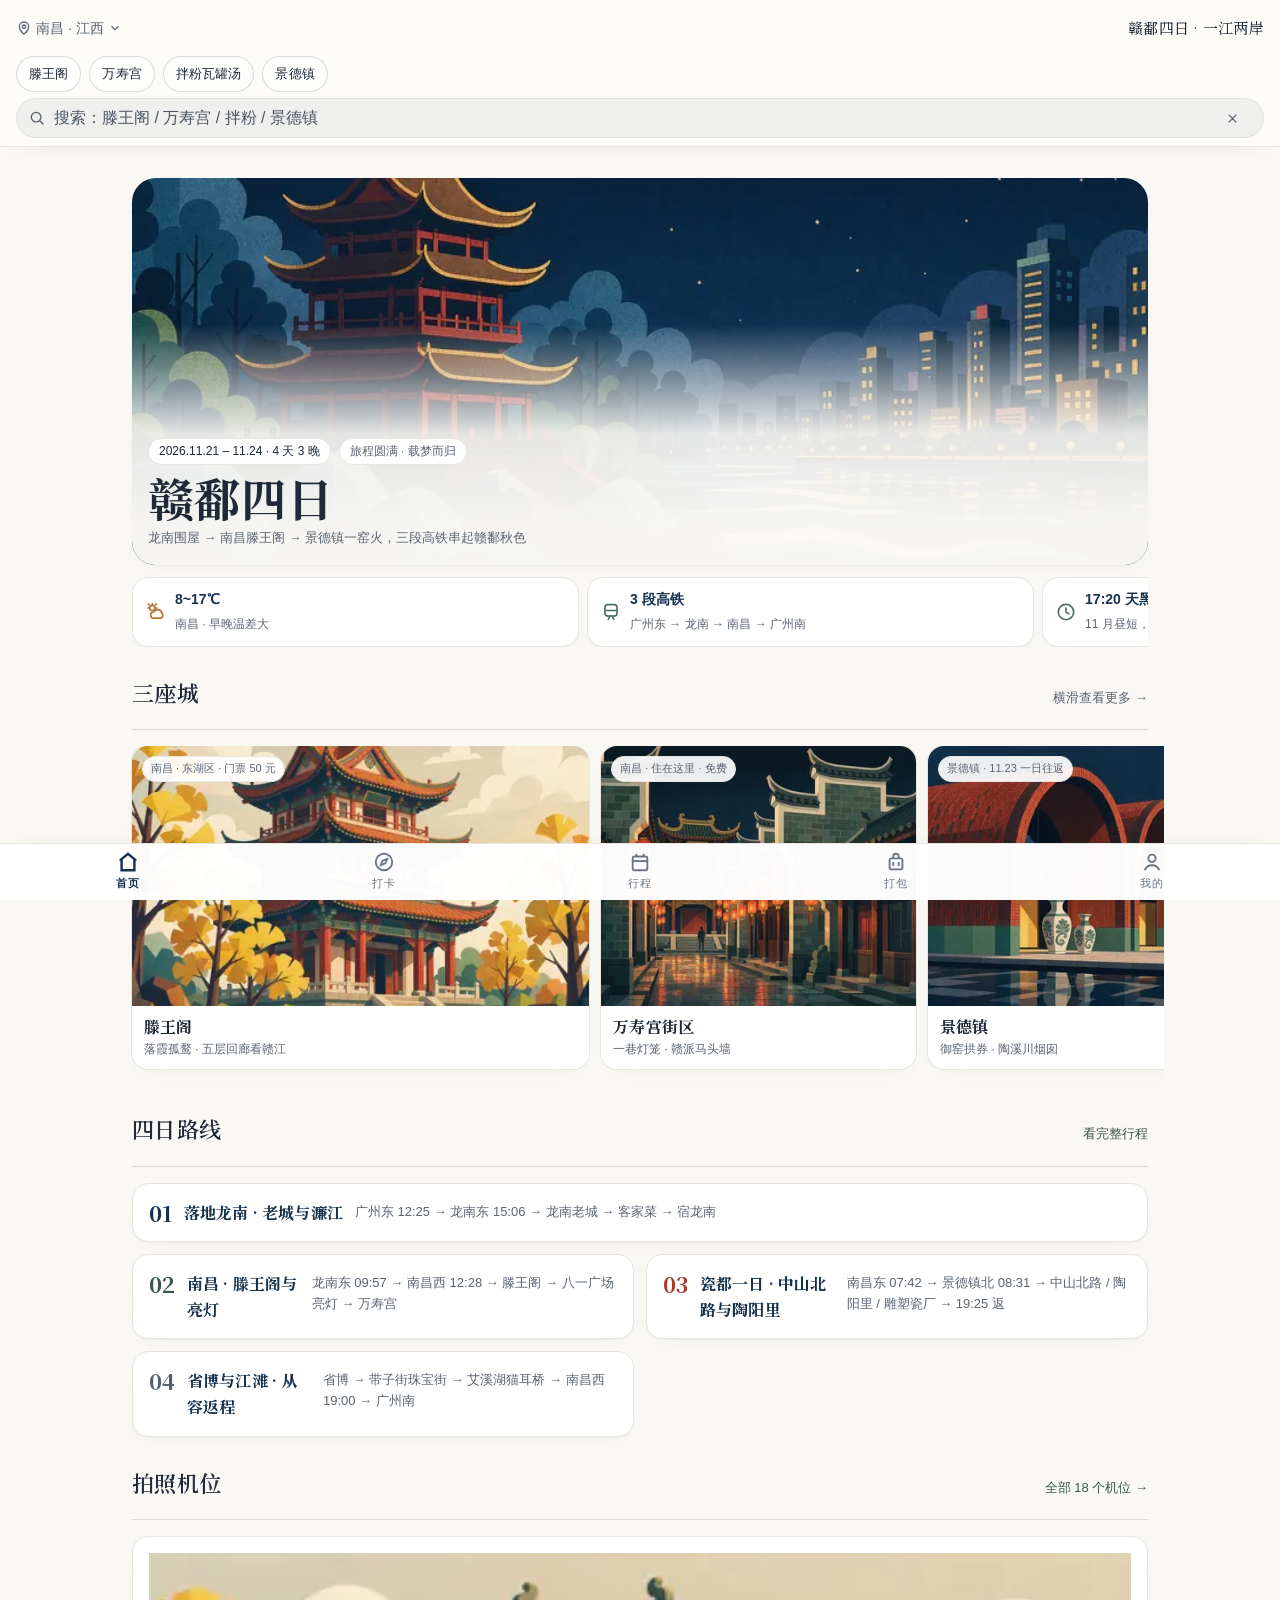
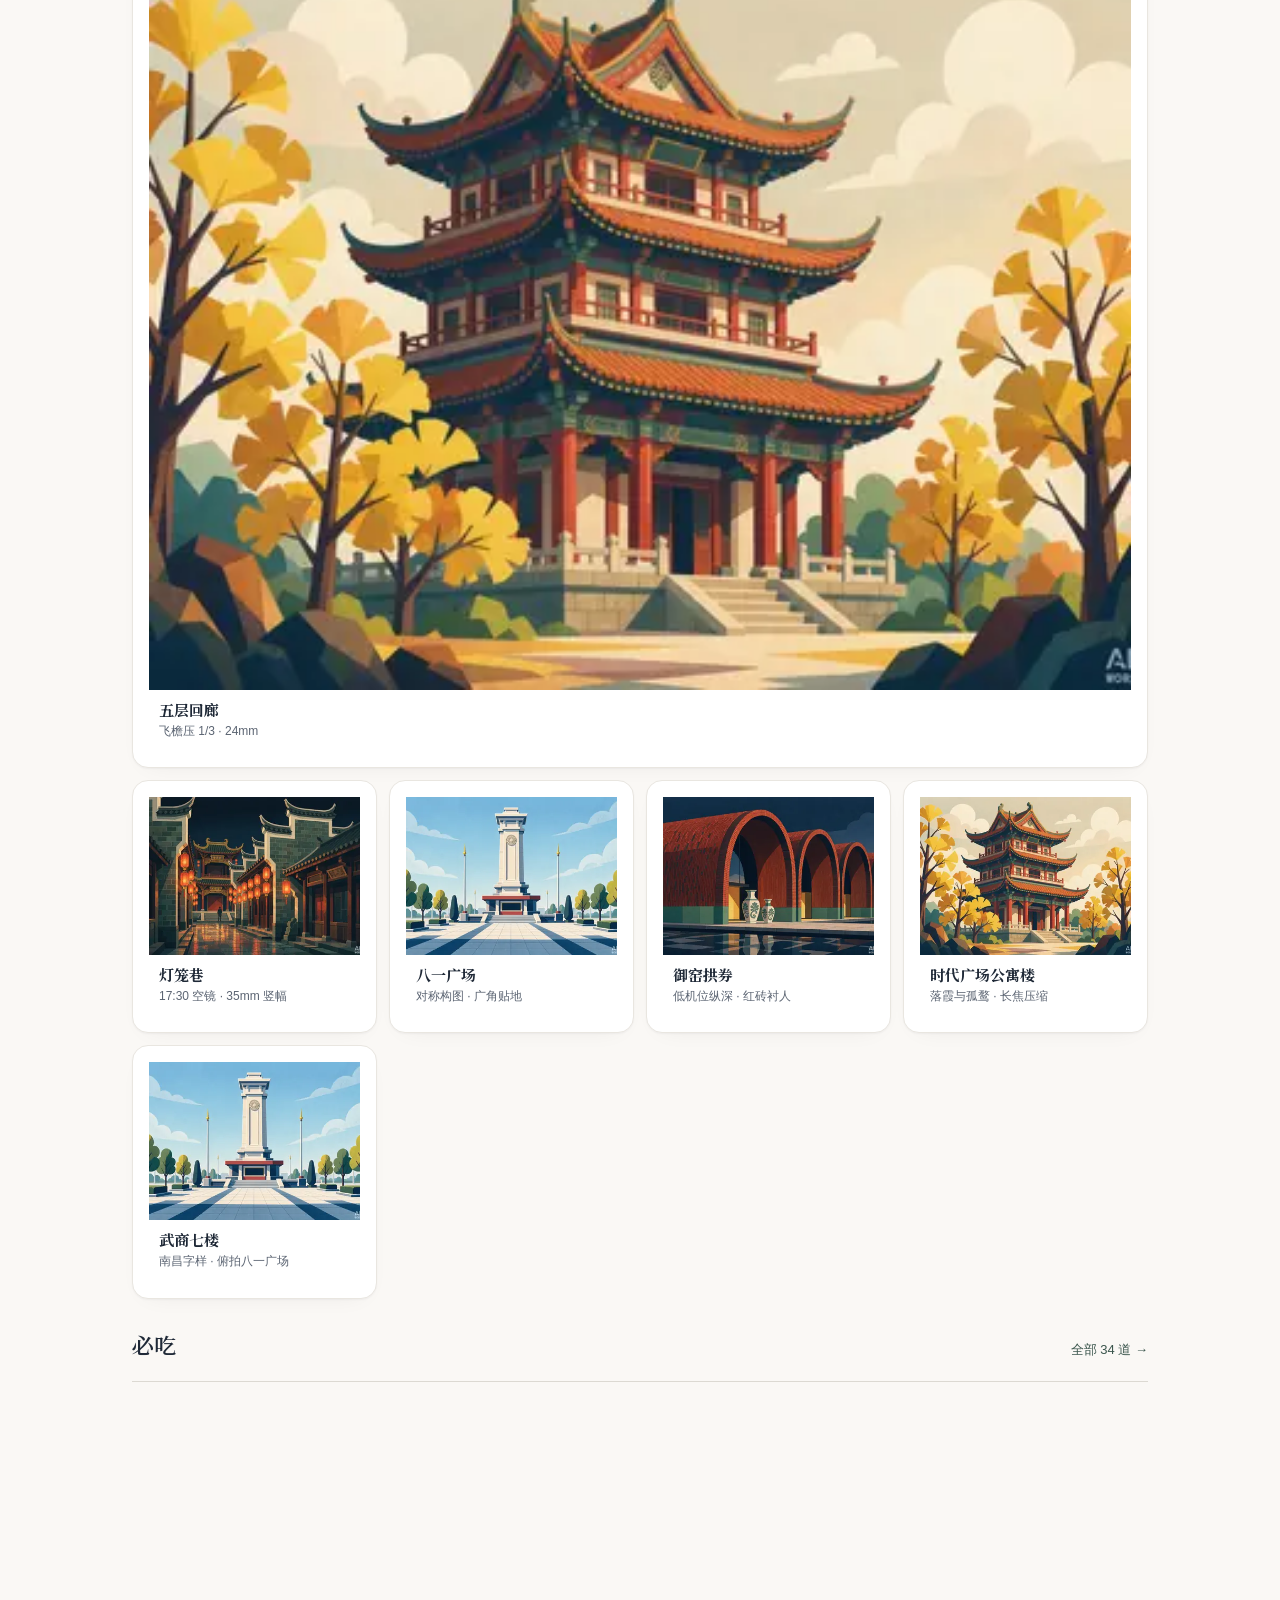
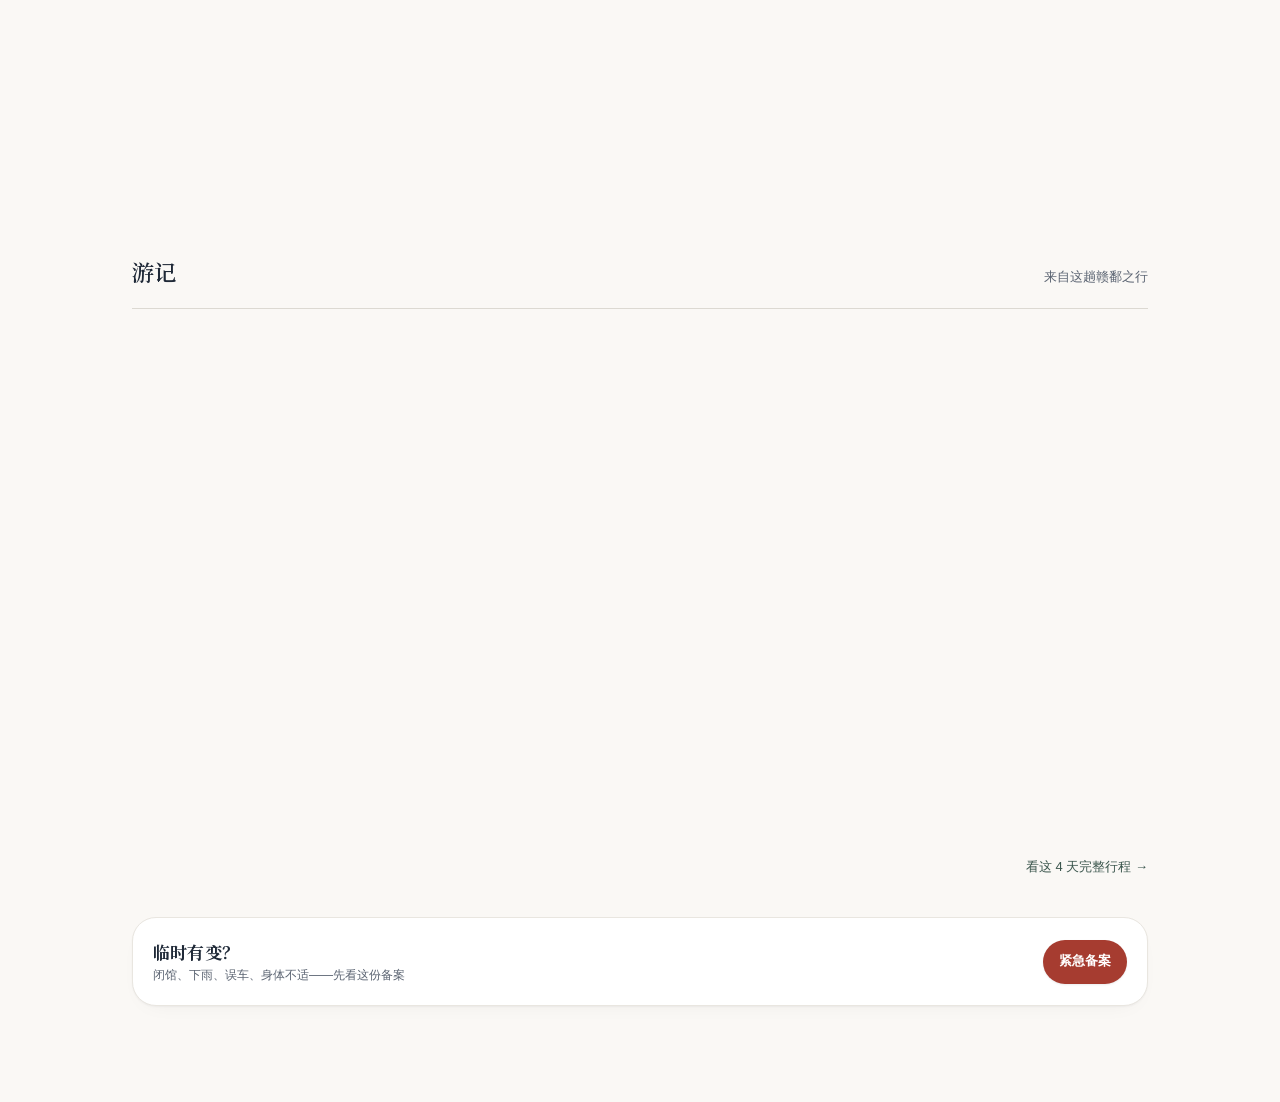
<file: index.html>
<!DOCTYPE html>
<html lang="zh-CN">
<head>
<meta charset="UTF-8">
<meta name="viewport" content="width=device-width, initial-scale=1.0, maximum-scale=1.0, user-scalable=no, viewport-fit=cover">
<meta name="theme-color" content="#FAF8F5">
<meta name="mobile-web-app-capable" content="yes">
<meta name="apple-mobile-web-app-capable" content="yes">
<meta name="apple-mobile-web-app-status-bar-style" content="black-translucent">
<meta name="description" content="赣鄱四日：龙南客家围屋、南昌滕王阁与万寿宫、景德镇一日瓷都。2026.11.21–11.24 真实行程、车次、机位与穿搭、避坑与紧急备案。">
<title>首页 | 赣鄱四日 · 龙南 南昌 景德镇</title>
<link rel="manifest" href="manifest.webmanifest">
<link rel="icon" href="assets/icon-192.png">
<link rel="apple-touch-icon" href="assets/icon-192.png">
<!-- shell:critical — 首帧即上主题底色，避免外部样式表到达前出现白闪 -->
<style>html{background:#FAF7F0}</style>
<link rel="preload" as="font" type="font/woff2" href="assets/fonts/noto-serif-sc-subset.woff2" crossorigin>
<link rel="stylesheet" href="css/style.css">
<link rel="preload" as="image" href="assets/img/banner-nanchang-800.webp"
      imagesrcset="assets/img/banner-nanchang-400.webp 400w, assets/img/banner-nanchang-800.webp 800w"
      imagesizes="(max-width:640px) 100vw, 720px" fetchpriority="high">
</head>
<body data-page="home">
<!-- shell:icons — 手绘 SVG 图标雪碧图，改图标请改 tools/build-shell.py 后重跑 -->
<svg class="ic-sprite" aria-hidden="true" focusable="false">
  <symbol id="i-locate" viewBox="0 0 24 24"><path d="M12 21s-6.5-5.4-6.5-10.2A6.5 6.5 0 0 1 18.5 10.8C18.5 15.6 12 21 12 21z"/><circle cx="12" cy="10.6" r="2.4"/></symbol>
  <symbol id="i-heart" viewBox="0 0 24 24"><path d="M20.8 4.8a5.4 5.4 0 0 0-7.6 0L12 6.1l-1.2-1.3a5.4 5.4 0 0 0-7.6 7.6l1.2 1.3L12 21l7.6-7.3 1.2-1.3a5.4 5.4 0 0 0 0-7.6z"/></symbol>
  <symbol id="i-close" viewBox="0 0 24 24"><path d="M6.4 6.4 17.6 17.6M17.6 6.4 6.4 17.6"/></symbol>
  <symbol id="i-search" viewBox="0 0 24 24"><circle cx="10.8" cy="10.8" r="6.4"/><path d="m20 20-4.6-4.6"/></symbol>
  <symbol id="i-chevron" viewBox="0 0 24 24"><path d="m9.5 5 6.5 7-6.5 7"/></symbol>
  <symbol id="i-up" viewBox="0 0 24 24"><path d="M12 19.6V6.6"/><path d="m6.6 12.2 5.4-5.4 5.4 5.4"/></symbol>
  <symbol id="i-check" viewBox="0 0 24 24"><path d="m5 12.6 4.6 4.6L19 6.6"/></symbol>
  <symbol id="i-bulb" viewBox="0 0 24 24"><path d="M9.6 18.4h4.8"/><path d="M10.6 20.8h2.8"/><path d="M12 3.4a5.8 5.8 0 0 1 3.5 10.5c-.7.5-1.1 1.3-1.1 2.1H9.6c0-.8-.4-1.6-1.1-2.1A5.8 5.8 0 0 1 12 3.4z"/></symbol>
  <symbol id="i-download" viewBox="0 0 24 24"><path d="M12 3.8v10.2"/><path d="m8.2 10.4 3.8 3.8 3.8-3.8"/><path d="M4.6 18v1.6a2 2 0 0 0 2 2h10.8a2 2 0 0 0 2-2V18"/></symbol>
  <symbol id="i-install" viewBox="0 0 24 24"><rect x="7" y="3.2" width="10" height="17.6" rx="2.2"/><path d="M10.6 6.4h2.8"/><path d="M12 9.6v5.4"/><path d="m10.1 12.4 1.9 2 1.9-2"/></symbol>
  <symbol id="i-bag" viewBox="0 0 24 24"><rect x="4.2" y="8" width="15.6" height="12" rx="2.2"/><path d="M9 8V6.2a3 3 0 0 1 6 0V8"/><path d="M9 12.4v3.6M15 12.4v3.6"/></symbol>
  <symbol id="i-map" viewBox="0 0 24 24"><path d="M9 4 3.5 6.5v13L9 17l6 2.5L21 17V4l-6 2.5z"/><path d="M9 4v13M15 6.5v13"/></symbol>
  <symbol id="i-trash" viewBox="0 0 24 24"><path d="M4.6 7h14.8"/><path d="M9.6 7V5.4A1.4 1.4 0 0 1 11 4h2a1.4 1.4 0 0 1 1.4 1.4V7"/><path d="M6.7 7l.8 12.1a2 2 0 0 0 2 1.9h5a2 2 0 0 0 2-1.9L17.3 7"/><path d="M10.4 11v6M13.6 11v6"/></symbol>
  <symbol id="i-chat" viewBox="0 0 24 24"><path d="M4 6.6A2.6 2.6 0 0 1 6.6 4h10.8A2.6 2.6 0 0 1 20 6.6V14a2.6 2.6 0 0 1-2.6 2.6H9.4L4 20.4z"/><circle cx="9" cy="10.4" r=".9" fill="currentColor" stroke="none"/><circle cx="12" cy="10.4" r=".9" fill="currentColor" stroke="none"/><circle cx="15" cy="10.4" r=".9" fill="currentColor" stroke="none"/></symbol>
  <symbol id="i-calendar" viewBox="0 0 24 24"><rect x="4" y="5.4" width="16" height="14.2" rx="2.2"/><path d="M4 10h16M8.6 3.4v3.4M15.4 3.4v3.4"/></symbol>
  <symbol id="i-users" viewBox="0 0 24 24"><circle cx="9.4" cy="8.4" r="3.2"/><path d="M3.6 19.6c.8-3.4 3.2-5.2 5.8-5.2s5 1.8 5.8 5.2"/><path d="M16.2 5.6a3.2 3.2 0 0 1 0 6"/><path d="M17.4 14.8c2.2.6 3.6 2.4 4.2 4.8"/></symbol>
  <symbol id="i-note" viewBox="0 0 24 24"><path d="M6 3.6h8.4L19 8.2v12.2H6z"/><path d="M14 3.6v4.8h4.8"/><path d="M9 12.8h6M9 16.2h4"/></symbol>
  <symbol id="i-plane" viewBox="0 0 24 24"><path d="M21.4 3.2 2.8 10.4l6.6 2.4 2.4 6.6z"/><path d="M21.4 3.2 9.4 12.8"/></symbol>
  <symbol id="i-sun" viewBox="0 0 24 24"><circle cx="8" cy="7.6" r="2.9"/><path d="M8 2.8v1.5M3.1 7.6h1.5M11.4 7.6h1.5M4.5 4.1 3.6 3.2M11.5 4.1l.9-.9"/><path d="M17.6 18.6H9.4a3.3 3.3 0 0 1 .2-6.6 4.6 4.6 0 0 1 8.6.8 3.4 3.4 0 0 1-.6 5.8z"/></symbol>
  <symbol id="i-moon" viewBox="0 0 24 24"><circle cx="11.4" cy="12.8" r="7"/><circle cx="9" cy="10.6" r="1.3"/><circle cx="13.6" cy="14.4" r="1"/><circle cx="11" cy="16.2" r=".7"/><path d="M19.4 3.4l.5 1.4 1.4.5-1.4.5-.5 1.4-.5-1.4-1.4-.5 1.4-.5z" fill="currentColor" stroke="none"/></symbol>
  <symbol id="i-music" viewBox="0 0 24 24"><circle cx="7.6" cy="17.4" r="2.6"/><circle cx="16.4" cy="15.2" r="2.6"/><path d="M10.2 17.4V6.6l8.8-1.8v10.4"/></symbol>
  <symbol id="i-bowl" viewBox="0 0 24 24"><path d="M3.8 11.6h16.4a8.2 8.2 0 0 1-16.4 0z"/><path d="M2.6 11.6h18.8"/><path d="M9.4 8.6c1.2-1.4 1.2-2.6 0-4M14.6 8.6c1.2-1.4 1.2-2.6 0-4"/></symbol>
  <symbol id="i-noodle" viewBox="0 0 24 24"><path d="M4.4 12.2h15.2a7.6 7.6 0 0 1-15.2 0z"/><path d="M3.2 12.2h17.6"/><path d="M14.6 3.2 20.8 9.4M17.4 2.6 21.6 6.8"/><path d="M8.8 9.4c2.4-1.6 4.4 1.6 6.8 0"/></symbol>
  <symbol id="i-rice" viewBox="0 0 24 24"><path d="M4 12.6h16a8 8 0 0 1-16 0z"/><path d="M2.8 12.6h18.4"/><path d="M6.8 12.6a5.2 5.2 0 0 1 10.4 0"/><circle cx="10.2" cy="9.6" r=".7" fill="currentColor" stroke="none"/><circle cx="13.6" cy="10" r=".7" fill="currentColor" stroke="none"/></symbol>
  <symbol id="i-fish" viewBox="0 0 24 24"><path d="M15 12c-2.4-3.8-5-5.4-7.6-5.4C4.6 6.6 3 9.2 3 12s1.6 5.4 4.4 5.4c2.6 0 5.2-1.6 7.6-5.4z"/><path d="M15 7.4 20.4 12 15 16.6z"/><circle cx="6.6" cy="10.8" r=".8" fill="currentColor" stroke="none"/></symbol>
  <symbol id="i-meat" viewBox="0 0 24 24"><path d="M5.2 8.2c3.6-3 8.6-3.4 12.2-.8 3 2.2 3.4 6 .8 8.8-2.6 2.8-7.4 3.6-11 1.6-3.6-2-4.6-6.8-2-9.6z"/><path d="M8 10.8c2.8-1.4 5.8-.8 7.6 1.6"/></symbol>
  <symbol id="i-chili" viewBox="0 0 24 24"><path d="M8 19.4c-3-3.8-2.2-9 1.8-11.2 2.6-1.4 5.2-.4 5.8 1.6-3.6 1-5.6 4.2-4.6 7.6.4 1.4-.6 2.6-3 2z"/><path d="M13.4 6.4c1.2-1.6 2.8-1.8 4.2-1-.4 1.4-1.4 2.4-2.8 2.6"/></symbol>
  <symbol id="i-fire" viewBox="0 0 24 24"><path d="M12 20.8c3.3 0 5.8-2.3 5.8-5.4 0-5.6-5.8-6.6-5.8-11.4 0 0-6.2 3.2-6.2 9.6 0 4 3 7.2 6.2 7.2z"/><path d="M12 20.8c1.7 0 3-1.2 3-2.9 0-2.4-2.4-3.4-2.4-5.9 0 0-3 1.7-3 4.7 0 2.3 1.1 4.1 2.4 4.1z"/></symbol>
  <symbol id="i-drumstick" viewBox="0 0 24 24"><path d="M18.4 5.2c1 2.6-.4 5.4-3 7-2.4 1.4-5.2 1.6-7.4.6l2.2-2.2c1.8-1.8 2.4-4.4 1.4-6.4z"/><path d="M8.2 12.6 5.2 15.6"/><circle cx="4.4" cy="17" r="1.8"/><circle cx="7" cy="14.4" r="1.8"/></symbol>
  <symbol id="i-dumpling" viewBox="0 0 24 24"><path d="M3.8 15.6c0-4 3.7-7.2 8.2-7.2s8.2 3.2 8.2 7.2z"/><path d="M3.8 15.6h16.4"/><path d="M7.2 10.8c-.6 1.4-1 3-1 4.8M12 8.8v6.8M16.8 10.8c.6 1.4 1 3 1 4.8"/></symbol>
  <symbol id="i-tofu" viewBox="0 0 24 24"><rect x="4.4" y="6.8" width="15.2" height="11" rx="2"/><path d="M4.4 11.4h15.2M9.8 6.8v11"/></symbol>
  <symbol id="i-veg" viewBox="0 0 24 24"><path d="M6.6 17.8C4 15 4.6 9.6 9.4 6.8c4.8-2.8 10-1.2 11.4 3 1.4 4.4-2.2 9-7 9.8-2.8.4-5.6.2-7.2-1.8z"/><path d="M9.6 17.4C11.6 12.8 14.2 9.4 17.8 7.4"/></symbol>
  <symbol id="i-skewer" viewBox="0 0 24 24"><path d="M9.2 21V4.2"/><circle cx="9.2" cy="7.6" r="2.5"/><circle cx="9.2" cy="12.6" r="2.5"/><circle cx="9.2" cy="17.6" r="2.5"/></symbol>
  <symbol id="i-drink" viewBox="0 0 24 24"><path d="M6.6 6.6h10.8l-1.4 13a2 2 0 0 1-2 1.8h-4a2 2 0 0 1-2-1.8z"/><path d="M5.4 6.6h13.2"/><path d="M14.6 2.8 12.4 7"/><path d="M9.6 11.4h4.4v3.4H9.6z"/></symbol>
  <symbol id="i-pig" viewBox="0 0 24 24"><circle cx="12" cy="12.6" r="6.8"/><path d="M6.6 8 5.2 4.4l3.8 1.6M17.4 8l1.4-3.6-3.8 1.6"/><ellipse cx="12" cy="14.2" rx="3.2" ry="2.2"/><circle cx="10.8" cy="14.2" r=".6" fill="currentColor" stroke="none"/><circle cx="13.2" cy="14.2" r=".6" fill="currentColor" stroke="none"/><circle cx="9.4" cy="10.8" r=".7" fill="currentColor" stroke="none"/><circle cx="14.6" cy="10.8" r=".7" fill="currentColor" stroke="none"/></symbol>
  <symbol id="i-hotel" viewBox="0 0 24 24"><path d="M3.4 20.4V7.6"/><path d="M3.4 14.4h17.2v6"/><path d="M8 11.6a2.4 2.4 0 0 1 2.4-2.4h5.6a2.4 2.4 0 0 1 2.4 2.4v2.8"/></symbol>
  <symbol id="i-craft" viewBox="0 0 24 24"><path d="M12 3.6 20.4 12 12 20.4 3.6 12z"/><path d="M12 8.2 15.8 12 12 15.8 8.2 12z"/></symbol>
  <symbol id="i-silver" viewBox="0 0 24 24"><path d="M4.6 5.6c0 6.4 3.3 10.6 7.4 12.8 4.1-2.2 7.4-6.4 7.4-12.8"/><path d="M4.6 5.6h14.8"/><circle cx="12" cy="19.4" r="1.5"/></symbol>
  <symbol id="i-wine" viewBox="0 0 24 24"><path d="M7 6.8h10l-1.2 11.2a2.4 2.4 0 0 1-2.4 2.2h-2.8a2.4 2.4 0 0 1-2.4-2.2z"/><path d="M7 6.8c0-2 2.2-3.4 5-3.4s5 1.4 5 3.4"/><path d="M8.2 11.6h7.6"/></symbol>
  <symbol id="i-stage" viewBox="0 0 24 24"><path d="M3.6 20.4V6.4M20.4 20.4V6.4"/><path d="M3.6 6.4h16.8"/><path d="M6 6.4c0 5.4 2 9.2 6 9.6 4-.4 6-4.2 6-9.6"/></symbol>
  <symbol id="i-house" viewBox="0 0 24 24"><path d="M3.6 10.6 12 4.2l8.4 6.4"/><path d="M6.2 9.4v5.2h11.6V9.4"/><path d="M8.6 14.6v5.8M15.4 14.6v5.8"/><path d="M6.4 20.4h11.2"/></symbol>
  <symbol id="i-compass" viewBox="0 0 24 24"><circle cx="12" cy="12" r="8.4"/><path d="m15.2 8.8-2.2 5.6-5.6 2.2 2.2-5.6z"/></symbol>
  <symbol id="i-card" viewBox="0 0 24 24"><rect x="3.4" y="5.4" width="17.2" height="13.2" rx="2.2"/><circle cx="8.8" cy="11" r="1.9"/><path d="M14.2 10.2h3.6M14.2 13.4h2.4"/><path d="M6.2 15.6c1.2-1 2.6-1.4 4-1.2"/></symbol>
  <symbol id="i-plug" viewBox="0 0 24 24"><path d="M9 3.6v5M15 3.6v5"/><path d="M7 8.6h10v2.8a5 5 0 0 1-10 0z"/><path d="M12 16.4v4"/></symbol>
  <symbol id="i-coat" viewBox="0 0 24 24"><path d="M9.2 3.8 5 6 3.6 10.8 6.2 12.4v8h11.6v-8l2.6-1.6-1.4-4.8-4.2-2.2"/><path d="M9.2 3.8c0 1.6 1.3 2.8 2.8 2.8s2.8-1.2 2.8-2.8"/></symbol>
  <symbol id="i-bottle" viewBox="0 0 24 24"><rect x="8.4" y="8.8" width="7.2" height="11.6" rx="2"/><path d="M10.4 8.8V5.6h3.2v3.2"/><rect x="9.6" y="2.6" width="4.8" height="3" rx="1"/></symbol>
  <symbol id="i-pill" viewBox="0 0 24 24"><g transform="rotate(-45 12 12)"><rect x="3.4" y="8.8" width="17.2" height="6.4" rx="3.2"/><path d="M12 8.8v6.4"/></g></symbol>
  <symbol id="i-backpack" viewBox="0 0 24 24"><path d="M5.6 9.4a6.4 6.4 0 0 1 12.8 0v9.2a2.4 2.4 0 0 1-2.4 2.4H8a2.4 2.4 0 0 1-2.4-2.4z"/><path d="M9 9.4V6.8a3 3 0 0 1 6 0v2.6"/><path d="M9.6 13.2h4.8v3.6H9.6z"/></symbol>
  <symbol id="i-ban" viewBox="0 0 24 24"><circle cx="12" cy="12" r="8.4"/><path d="M6.4 17.6 17.6 6.4"/></symbol>
  <symbol id="i-bell" viewBox="0 0 24 24"><path d="M6.4 17.4c1-1.2 1.4-2.6 1.4-4.2C7.8 9.4 9.6 7 12 7s4.2 2.4 4.2 6.2c0 1.6.4 3 1.4 4.2z"/><path d="M4.6 17.4h14.8"/><path d="M10.2 20.4a2.1 2.1 0 0 0 3.6 0"/></symbol>
  <symbol id="i-train" viewBox="0 0 24 24"><rect x="5.4" y="4" width="13.2" height="12.4" rx="3"/><path d="M5.4 10.4h13.2"/><path d="M9 20l1.8-3.6M15 20l-1.8-3.6"/><path d="M8 16.4h.01M16 16.4h.01"/></symbol>
  <symbol id="i-camera" viewBox="0 0 24 24"><rect x="3.4" y="7.6" width="17.2" height="12" rx="2.6"/><path d="M8.6 7.6 10 5.2h4l1.4 2.4"/><circle cx="12" cy="13.6" r="3.6"/></symbol>
  <symbol id="i-umbrella" viewBox="0 0 24 24"><path d="M3.4 12.2a8.6 8.6 0 0 1 17.2 0z"/><path d="M12 12.2v6.4a2.4 2.4 0 0 1-4.8 0"/><path d="M12 3.6v1"/></symbol>
  <symbol id="i-ticket" viewBox="0 0 24 24"><path d="M3.6 8.2V6.4h16.8v1.8a2.4 2.4 0 0 0 0 4.4v1.8H3.6v-1.8a2.4 2.4 0 0 0 0-4.4z"/><path d="M9 8.4v7.2" stroke-dasharray="2 2.4"/></symbol>
  <symbol id="i-clock" viewBox="0 0 24 24"><circle cx="12" cy="12" r="8.4"/><path d="M12 7.6V12l3.2 2"/></symbol>
  <symbol id="i-porcelain" viewBox="0 0 24 24"><path d="M8 3.6h8l-.6 3.2c2 1.2 3.2 3.4 3.2 6 0 4.2-3.2 7.6-6.6 7.6S5.4 17 5.4 12.8c0-2.6 1.2-4.8 3.2-6z"/><path d="M9.4 8.6c1.6 1 3.6 1 5.2 0"/><path d="M9.6 3.6c0-1.2 1-1.6 1.6-1.6"/></symbol>
  <symbol id="i-pagoda" viewBox="0 0 24 24"><path d="M4.6 19.4h14.8"/><path d="M6.4 19.4V9.2h11.2v10.2"/><path d="M4 9.2h16L12 4z"/><path d="M9.6 19.4v-5.6h4.8v5.6"/><path d="M12 4V1.8"/></symbol>
  <symbol id="i-fountain" viewBox="0 0 24 24"><path d="M3 20.4h18"/><path d="M12 20.4V12"/><path d="M12 12c0-3 2-5 4.4-5.6M12 12c0-3-2-5-4.4-5.6"/><path d="M12 12c0-2 .8-3.6 2-4.6M12 12c0-2-.8-3.6-2-4.6"/><path d="M6.6 6.4h.01M17.4 6.4h.01"/></symbol>
</svg>
<!-- /shell:icons -->

<!-- shell:topbar — 由 tools/build-shell.py 生成，改壳请改脚本后重跑 -->
<header class="topbar has-chips has-search">
  <div class="topbar-row">
    <button class="loc-btn" id="locBtn" aria-label="定位">
      <svg viewBox="0 0 24 24" width="16" height="16" fill="none" stroke="currentColor" stroke-width="2"><path d="M12 21s-7-5.5-7-11a7 7 0 1 1 14 0c0 5.5-7 11-7 11z"/><circle cx="12" cy="10" r="2.5"/></svg>
      <span id="locText">南昌 · 江西</span>
      <svg viewBox="0 0 24 24" width="14" height="14" fill="none" stroke="currentColor" stroke-width="2"><path d="m6 9 6 6 6-6"/></svg>
    </button>
    <span class="topbar-title">赣鄱四日 · 一江两岸</span>
  </div>

  <div class="hot-chips" id="hotChips">
    <a class="chip-link" href="index.html?kw=滕王阁" data-kw="滕王阁">滕王阁</a>
    <a class="chip-link" href="index.html?kw=万寿宫" data-kw="万寿宫">万寿宫</a>
    <a class="chip-link" href="explore.html?kw=拌粉" data-kw="拌粉">拌粉瓦罐汤</a>
    <a class="chip-link" href="explore.html?kw=景德镇" data-kw="景德镇">景德镇</a>
  </div>
  <div class="search-wrap">
    <svg class="ic search-ico" aria-hidden="true"><use href="#i-search"/></svg>
    <input id="searchInput" type="search" placeholder="搜索：滕王阁 / 万寿宫 / 拌粉 / 景德镇" autocomplete="off" aria-label="搜索目的地、美食、非遗">
    <button class="search-clear" id="searchClear" hidden aria-label="清空搜索"><svg class="ic" aria-hidden="true"><use href="#i-close"/></svg></button>
  </div>
</header>
<!-- /shell:topbar -->

<!-- shell:tabbar — 由 tools/build-shell.py 生成，改壳请改脚本后重跑 -->
<nav class="tabbar" aria-label="主导航">
  <a class="tab active" href="index.html" aria-label="首页" aria-current="page">
    <svg viewBox="0 0 24 24" fill="none" stroke="currentColor" stroke-width="2"><path d="M3 10.5 12 3l9 7.5"/><path d="M5 9.5V21h14V9.5"/></svg>
    <span>首页</span>
  </a>
  <a class="tab" href="explore.html" aria-label="打卡">
    <svg viewBox="0 0 24 24" fill="none" stroke="currentColor" stroke-width="2"><circle cx="12" cy="12" r="9"/><path d="m15.5 8.5-2 5-5 2 2-5z"/></svg>
    <span>打卡</span>
  </a>
  <a class="tab" href="trip.html" aria-label="行程">
    <svg viewBox="0 0 24 24" fill="none" stroke="currentColor" stroke-width="2"><path d="M8 3v3M16 3v3"/><rect x="4" y="6" width="16" height="15" rx="2"/><path d="M4 11h16"/></svg>
    <span>行程</span>
  </a>
  <a class="tab" href="pack.html" aria-label="打包">
    <svg viewBox="0 0 24 24" fill="none" stroke="currentColor" stroke-width="2"><rect x="5" y="8" width="14" height="12" rx="2"/><path d="M9 8V6a3 3 0 0 1 6 0v2M9 12v4M15 12v4"/></svg>
    <span>打包</span>
  </a>
  <a class="tab" href="me.html" aria-label="我的">
    <svg viewBox="0 0 24 24" fill="none" stroke="currentColor" stroke-width="2"><circle cx="12" cy="8" r="4"/><path d="M4 21c1.5-4 5-5.5 8-5.5s6.5 1.5 8 5.5"/></svg>
    <span>我的</span>
  </a>
</nav>
<!-- /shell:tabbar -->


<main id="app">
<section class="view" data-view="home">

  <!-- Banner -->
  <div class="banner">
    <img src="assets/img/banner-nanchang-800.webp"
         srcset="assets/img/banner-nanchang-400.webp 400w, assets/img/banner-nanchang-800.webp 800w"
         sizes="(max-width:640px) 100vw, 720px"
         width="800" height="600" fetchpriority="high" decoding="async"
         alt="赣江夜色与滕王阁剪影">
    <div class="banner-text">
      <p class="banner-meta"><span class="banner-tag">2026.11.21 – 11.24 · 4 天 3 晚</span><span class="cd-chip" id="cdText">距出发</span></p>
      <h1>赣鄱四日</h1>
      <p class="banner-sub">龙南围屋 → 南昌滕王阁 → 景德镇一窑火，三段高铁串起赣鄱秋色</p>
    </div>
  </div>

  <!-- 天气 + 行程提示条 -->
  <div class="wx-fest" aria-label="天气与行程信息">
    <div class="wx-item">
      <svg class="ic wx-ic" aria-hidden="true"><use href="#i-sun"/></svg>
      <div><b>8~17℃</b><i>南昌 · 早晚温差大</i></div>
    </div>
    <div class="wx-item">
      <svg class="ic wx-ic teal" aria-hidden="true"><use href="#i-train"/></svg>
      <div><b>3 段高铁</b><i>广州东 → 龙南 → 南昌 → 广州南</i></div>
    </div>
    <div class="wx-item">
      <svg class="ic wx-ic teal" aria-hidden="true"><use href="#i-clock"/></svg>
      <div><b>17:20 天黑</b><i>11 月昼短，机位要赶早</i></div>
    </div>
  </div>

  <!-- 三城横滑卡片 -->
  <div class="sec-head">
    <h2>三座城</h2><span class="sec-sub">横滑查看更多 →</span>
  </div>
  <div class="hscroll" data-hscroll>
    <a class="dest-card" href="#/p-tengwang" data-detail="p-tengwang" data-keywords="滕王阁 南昌 赣江 名楼">
      <img src="assets/img/tengwang-400.webp" srcset="assets/img/tengwang-400.webp 400w, assets/img/tengwang-800.webp 800w" sizes="(max-width:640px) 62vw, 300px" loading="lazy" decoding="async" width="400" height="300" alt="滕王阁与赣江">
      <span class="dest-badge">南昌 · 东湖区 · 门票 50 元</span>
      <h3>滕王阁</h3><p>落霞孤鹜 · 五层回廊看赣江</p>
    </a>
    <a class="dest-card" href="#/p-wanshou-lantern" data-detail="p-wanshou-lantern" data-keywords="万寿宫 灯笼 街区 夜景 住宿">
      <img src="assets/img/wanshougong-400.webp" srcset="assets/img/wanshougong-400.webp 400w, assets/img/wanshougong-800.webp 800w" sizes="(max-width:640px) 62vw, 300px" loading="lazy" decoding="async" width="400" height="300" alt="万寿宫街区灯笼">
      <span class="dest-badge">南昌 · 住在这里 · 免费</span>
      <h3>万寿宫街区</h3><p>一巷灯笼 · 赣派马头墙</p>
    </a>
    <a class="dest-card" href="#/p-jdz-yuyao" data-detail="p-jdz-yuyao" data-keywords="景德镇 御窑 瓷器 一日游 陶溪川">
      <img src="assets/img/jingdezhen-400.webp" srcset="assets/img/jingdezhen-400.webp 400w, assets/img/jingdezhen-800.webp 800w" sizes="(max-width:640px) 62vw, 300px" loading="lazy" decoding="async" width="400" height="300" alt="景德镇御窑红砖拱券">
      <span class="dest-badge">景德镇 · 11.23 一日往返</span>
      <h3>景德镇</h3><p>御窑拱券 · 陶溪川烟囱</p>
    </a>
    <a class="dest-card" href="#/p-longnan-town" data-detail="p-longnan-town" data-keywords="龙南 老城 濂江 客家">
      <img src="assets/img/longnan-400.webp" srcset="assets/img/longnan-400.webp 400w, assets/img/longnan-800.webp 800w" sizes="(max-width:640px) 62vw, 300px" loading="lazy" decoding="async" width="400" height="300" alt="龙南老城与濂江">
      <span class="dest-badge">龙南 · 11.21 一晚 · 免费</span>
      <h3>龙南老城</h3><p>骑楼老街 · 濂江边慢走</p>
    </a>
    <a class="dest-card" href="#/p-qiushui" data-detail="p-qiushui" data-keywords="秋水广场 喷泉 红谷滩 夜景 南昌之星">
      <img src="assets/img/qiushui-400.webp" srcset="assets/img/qiushui-400.webp 400w, assets/img/qiushui-800.webp 800w" sizes="(max-width:640px) 62vw, 300px" loading="lazy" decoding="async" width="400" height="300" alt="赣江边秋水广场与摩天轮">
      <span class="dest-badge">南昌 · 红谷滩 · 免费</span>
      <h3>秋水广场</h3><p>江风与天际线 · 喷泉看公告</p>
    </a>
  </div>

  <!-- 主题路线 -->
  <div class="sec-head"><h2>四日路线</h2><a class="sec-link" href="trip.html" data-goto="trip">看完整行程</a></div>
  <div class="route-grid">
    <button class="route-card" data-goto="trip">
      <span class="route-num r1">01</span>
      <h3>落地龙南 · 老城与濂江</h3>
      <p>广州东 12:25 → 龙南东 15:06 → 龙南老城 → 客家菜 → 宿龙南</p>
    </button>
    <button class="route-card" data-goto="trip">
      <span class="route-num r2">02</span>
      <h3>南昌 · 滕王阁与亮灯</h3>
      <p>龙南东 09:57 → 南昌西 12:28 → 滕王阁 → 八一广场亮灯 → 万寿宫</p>
    </button>
    <button class="route-card" data-goto="trip">
      <span class="route-num r3">03</span>
      <h3>瓷都一日 · 中山北路与陶阳里</h3>
      <p>南昌东 07:42 → 景德镇北 08:31 → 中山北路 / 陶阳里 / 雕塑瓷厂 → 19:25 返</p>
    </button>
    <button class="route-card" data-goto="trip">
      <span class="route-num r4">04</span>
      <h3>省博与江滩 · 从容返程</h3>
      <p>省博 → 带子街珠宝街 → 艾溪湖猫耳桥 → 南昌西 19:00 → 广州南</p>
    </button>
  </div>

  <!-- 拍照机位 -->
  <div class="sec-head"><h2>拍照机位</h2><a class="sec-link" href="explore.html#spots">全部 18 个机位 →</a></div>
  <div class="craft-grid">
    <a class="craft-card" href="#/p-tengwang-corridor" data-detail="p-tengwang-corridor" data-keywords="滕王阁 回廊 机位 飞檐">
      <img src="assets/img/tengwang-400.webp" srcset="assets/img/tengwang-400.webp 400w, assets/img/tengwang-800.webp 800w" sizes="(max-width:640px) 45vw, 220px" loading="lazy" decoding="async" width="400" height="300" alt="滕王阁飞檐">
      <h3>五层回廊</h3><p>飞檐压 1/3 · 24mm</p>
    </a>
    <a class="craft-card" href="#/p-wanshou-lantern" data-detail="p-wanshou-lantern" data-keywords="万寿宫 灯笼 夜景 机位">
      <img src="assets/img/wanshougong-400.webp" srcset="assets/img/wanshougong-400.webp 400w, assets/img/wanshougong-800.webp 800w" sizes="(max-width:640px) 45vw, 220px" loading="lazy" decoding="async" width="400" height="300" alt="万寿宫灯笼巷">
      <h3>灯笼巷</h3><p>17:30 空镜 · 35mm 竖幅</p>
    </a>
    <a class="craft-card" href="#/p-bayi" data-detail="p-bayi" data-keywords="八一广场 纪念塔 对称 机位">
      <img src="assets/img/bayi-400.webp" srcset="assets/img/bayi-400.webp 400w, assets/img/bayi-800.webp 800w" sizes="(max-width:640px) 45vw, 220px" loading="lazy" decoding="async" width="400" height="300" alt="八一广场纪念塔">
      <h3>八一广场</h3><p>对称构图 · 广角贴地</p>
    </a>
    <a class="craft-card" href="#/p-jdz-yuyao" data-detail="p-jdz-yuyao" data-keywords="景德镇 御窑 拱券 建筑 机位">
      <img src="assets/img/jingdezhen-400.webp" srcset="assets/img/jingdezhen-400.webp 400w, assets/img/jingdezhen-800.webp 800w" sizes="(max-width:640px) 45vw, 220px" loading="lazy" decoding="async" width="400" height="300" alt="御窑博物馆红砖拱券">
      <h3>御窑拱券</h3><p>低机位纵深 · 红砖衬人</p>
    </a>
    <a class="craft-card" href="#/p-tw-times" data-detail="p-tw-times" data-keywords="时代广场 公寓楼 落霞 孤鹜 滕王阁 机位">
      <img src="assets/img/tengwang-400.webp" srcset="assets/img/tengwang-400.webp 400w, assets/img/tengwang-800.webp 800w" sizes="(max-width:640px) 45vw, 220px" loading="lazy" decoding="async" width="400" height="300" alt="滕王阁与赣江落日">
      <h3>时代广场公寓楼</h3><p>落霞与孤鹜 · 长焦压缩</p>
    </a>
    <a class="craft-card" href="#/p-wushang" data-detail="p-wushang" data-keywords="武商 七楼 空中花园 南昌字样 八一广场 机位">
      <img src="assets/img/bayi-400.webp" srcset="assets/img/bayi-400.webp 400w, assets/img/bayi-800.webp 800w" sizes="(max-width:640px) 45vw, 220px" loading="lazy" decoding="async" width="400" height="300" alt="八一广场与城市天际线">
      <h3>武商七楼</h3><p>南昌字样 · 俯拍八一广场</p>
    </a>
  </div>

  <!-- 美食 -->
  <div class="sec-head"><h2>必吃</h2><a class="sec-link" href="food.html" data-goto="food">全部 34 道 →</a></div>
  <div class="food-list">
    <a class="food-item" href="#/f-bancen" data-detail="f-bancen" data-keywords="拌粉 南昌 早点 瓦罐汤">
      <img src="assets/img/food-bancen-400.webp" srcset="assets/img/food-bancen-400.webp 400w, assets/img/food-bancen-800.webp 800w" sizes="72px" loading="lazy" decoding="async" width="400" height="300" alt="南昌拌粉与瓦罐汤">
      <div><h3>南昌拌粉 + 瓦罐汤</h3><p>7 块钱的早饭，蹲在店门口吃完才算到南昌</p></div>
      <span class="food-tag">必吃</span>
    </a>
    <div class="food-item" data-detail="f-jdz-taojie" data-keywords="陶姐 冷粉 景德镇">
      <span class="food-ic"><svg class="ic" aria-hidden="true"><use href="#i-noodle"/></svg></span>
      <div><h3>陶姐冷粉</h3><p>橘子皮 + 辣椒，凉的，比拌粉更韧</p></div>
      <span class="food-tag">瓷都</span>
    </div>
    <div class="food-item" data-detail="f-dapinghuo" data-keywords="打平伙 鲜辣小炒 赣菜 南昌">
      <span class="food-ic"><svg class="ic" aria-hidden="true"><use href="#i-chili"/></svg></span>
      <div><h3>打平伙 · 鲜辣小炒</h3><p>现炒锅气足，几个人点一桌分着吃</p></div>
      <span class="food-tag">口碑</span>
    </div>
    <div class="food-item" data-detail="f-lili" data-keywords="丽丽 水煮 辣汤 串">
      <span class="food-ic"><svg class="ic" aria-hidden="true"><use href="#i-bowl"/></svg></span>
      <div><h3>丽丽水煮</h3><p>景德镇抚州弄，空心粉记得加豆冲</p></div>
      <span class="food-tag">瓷都</span>
    </div>
    <div class="food-item" data-detail="f-jdz-youtiao">
      <span class="food-ic"><svg class="ic" aria-hidden="true"><use href="#i-dumpling"/></svg></span>
      <div><h3>油条包麻糍</h3><p>咸甜脆糯四重口感，最上镜的街头小吃</p></div>
    </div>
    <div class="food-item" data-detail="f-yanju">
      <span class="food-ic"><svg class="ic" aria-hidden="true"><use href="#i-drumstick"/></svg></span>
      <div><h3>龙南盐焗鸡</h3><p>粗盐焗熟，手撕着吃，皮是精华</p></div>
      <span class="food-tag">客家</span>
    </div>
    <div class="food-item" data-detail="f-baitanggao">
      <span class="food-ic"><svg class="ic" aria-hidden="true"><use href="#i-rice"/></svg></span>
      <div><h3>白糖糕</h3><p>外脆内糯，出锅三分钟内最好吃</p></div>
    </div>
    <div class="food-item" data-detail="f-shengjinta-street">
      <span class="food-ic"><svg class="ic" aria-hidden="true"><use href="#i-skewer"/></svg></span>
      <div><h3>绳金塔美食街</h3><p>拍完塔转身吃夜宵，本地人比游客多</p></div>
    </div>
  </div>

  <!-- 游记 -->
  <div class="sec-head"><h2>游记</h2><span class="sec-sub">来自这趟赣鄱之行</span></div>
  <div class="note-list">
    <article class="note-card" data-detail="n-tengwang-night">
      <h3>滕王阁的灯亮起来那一刻</h3>
      <p>18:10 上到五层，江面还是灰蓝色。等灯一亮，整座阁楼从暗红变成暖金……</p>
      <span class="note-meta">Day 2 · 滕王阁</span>
    </article>
    <article class="note-card" data-detail="n-wanshou-lantern">
      <h3>被一整条巷子的灯笼晃到</h3>
      <p>酒店放下行李出来，巷子刚亮灯，青砖被照成暖橘色……</p>
      <span class="note-meta">Day 2 · 万寿宫</span>
    </article>
    <article class="note-card" data-detail="n-jdz-day">
      <h3>一天来回景德镇，值不值</h3>
      <p>7:42 出发，8:31 到。一天里看了拱券、烟囱，吃了冷粉和油条包麻糍……</p>
      <span class="note-meta">Day 3 · 景德镇</span>
    </article>
    <article class="note-card" data-detail="n-bancen-morning">
      <h3>南昌的早晨，从一碗拌粉开始</h3>
      <p>七点半的珠宝街，蒸汽从瓦罐缸里冒出来，拌粉 7 块，肉饼汤 8 块……</p>
      <span class="note-meta">Day 4 · 珠宝街</span>
    </article>
    <article class="note-card" data-detail="n-longnan-town">
      <h3>龙南的第一个傍晚，交给濂江</h3>
      <p>围屋这次不去，反而多出一个不赶路的傍晚，骑楼灯刚亮，江边有人遛狗……</p>
      <span class="note-meta">Day 1 · 龙南老城</span>
    </article>
    <article class="note-card" data-detail="n-taoyangli">
      <h3>陶阳里的红砖，比想象中安静</h3>
      <p>从中山北路拐进来，街区一下子低了半度，红砖拱券一层层往里退……</p>
      <span class="note-meta">Day 3 · 陶阳里</span>
    </article>
  </div>
  <p class="sec-more"><a class="sec-link" href="trip.html" data-goto="trip">看这 4 天完整行程 →</a></p>

  <!-- 紧急备案入口 -->
  <div class="consult">
    <div>
      <h3>临时有变？</h3>
      <p>闭馆、下雨、误车、身体不适——先看这份备案</p>
    </div>
    <a class="btn-cta" href="trip.html#planB">紧急备案</a>
  </div>
</section>
</main>

<script src="js/data.js" defer></script>
<script src="js/layout.js" defer></script>
<script src="js/app.js" defer></script>
</body>
</html>
</file>
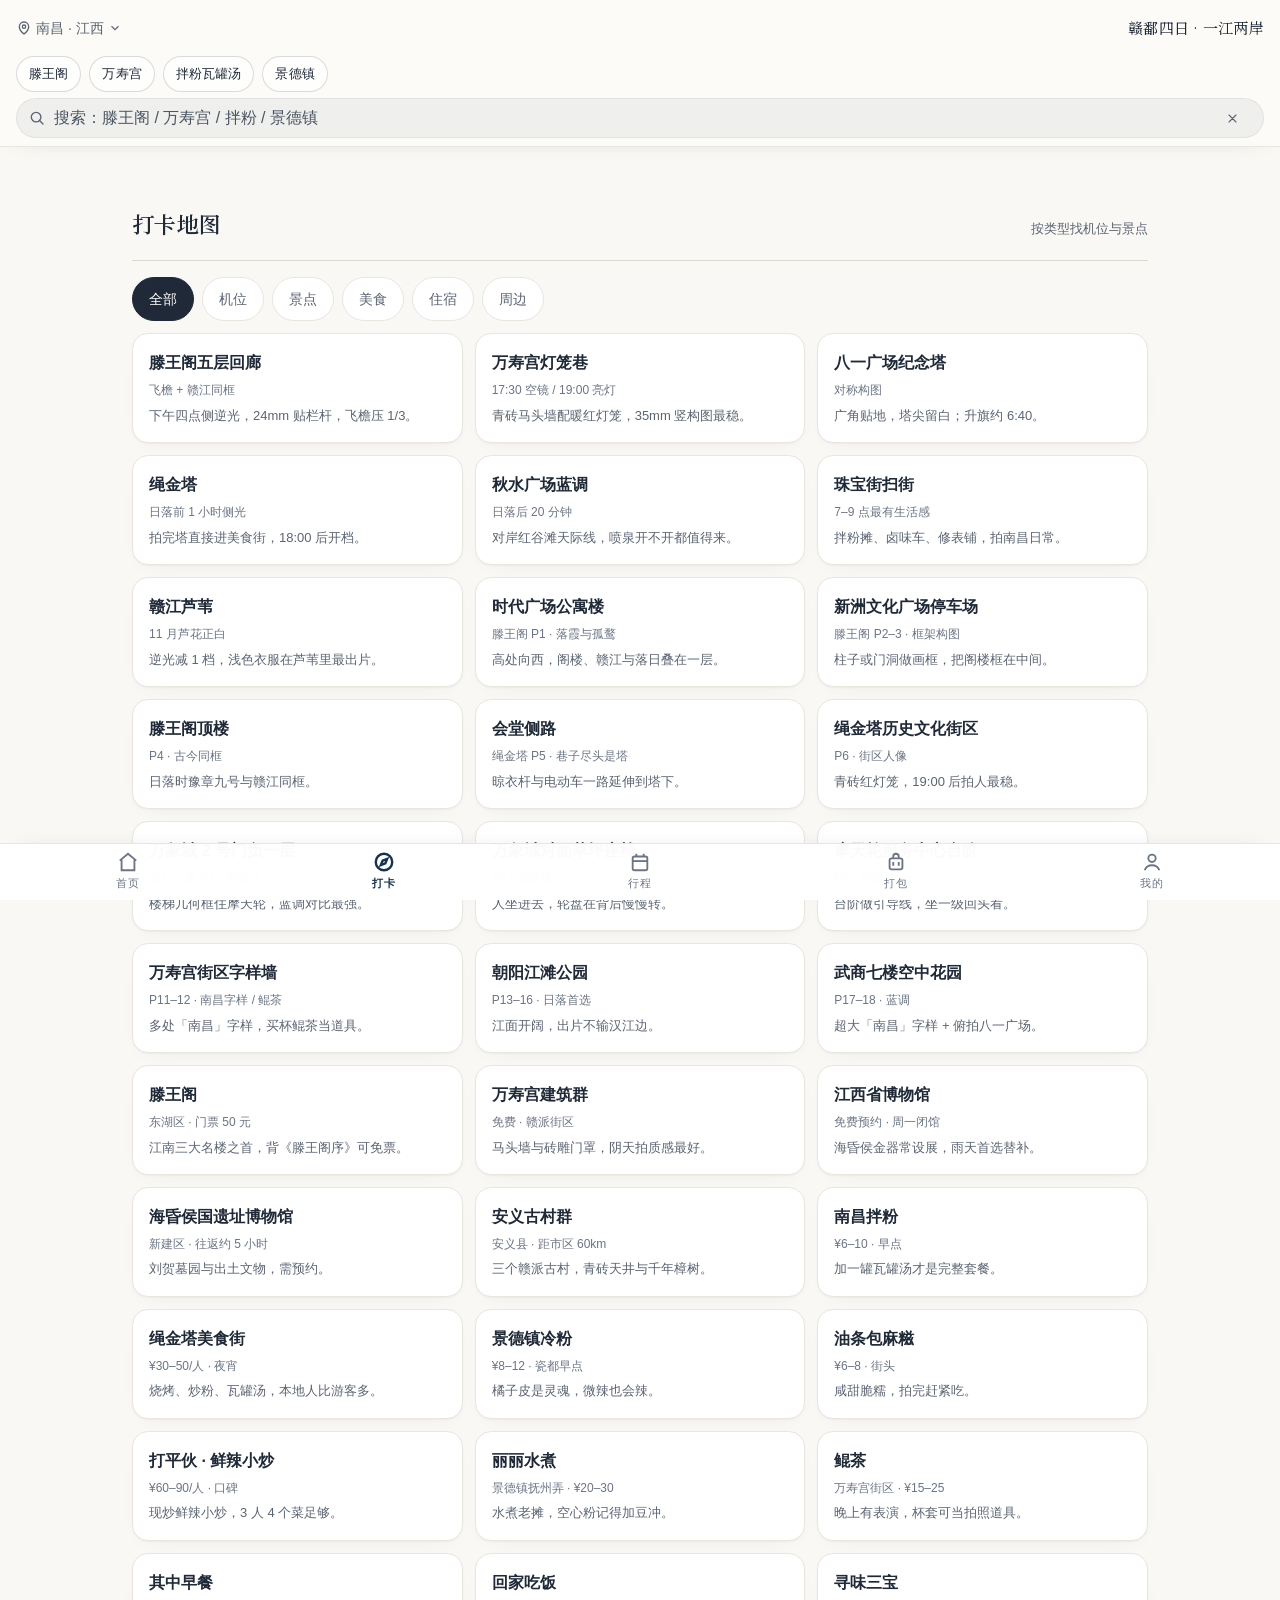
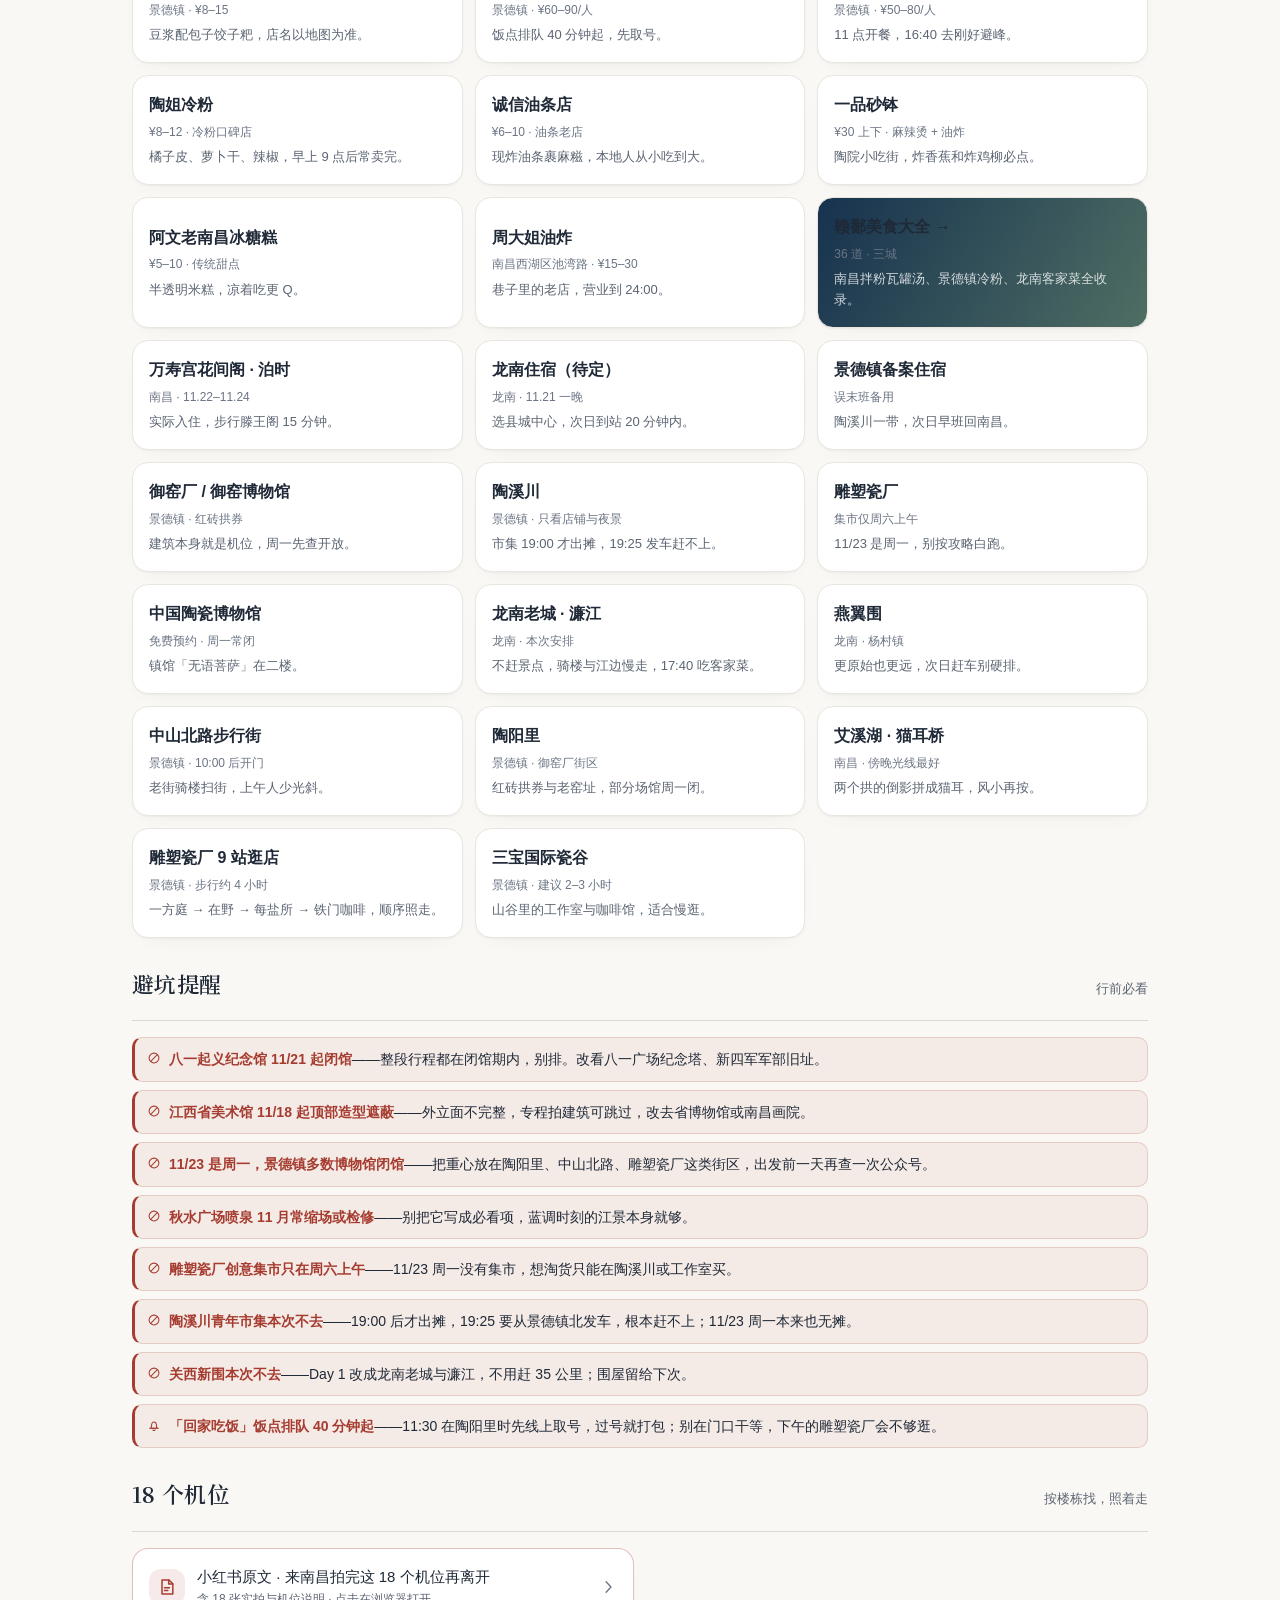
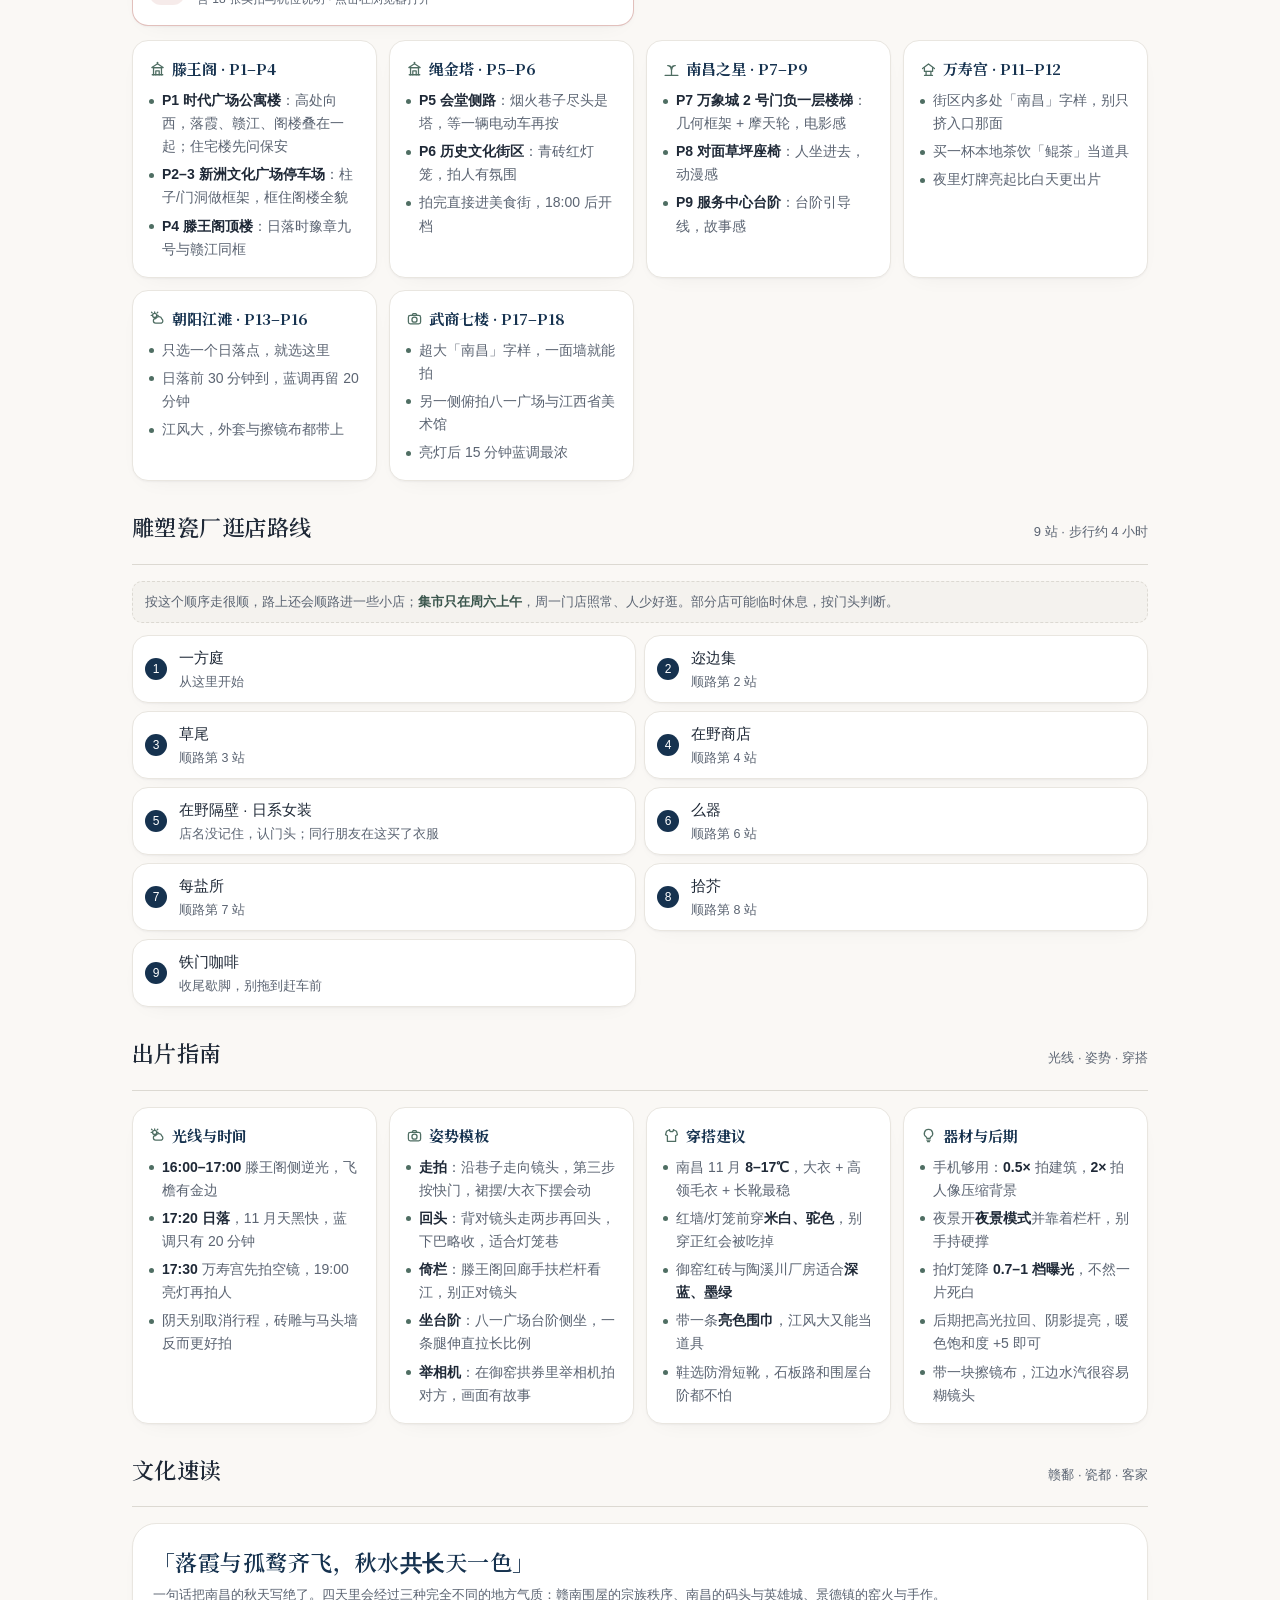
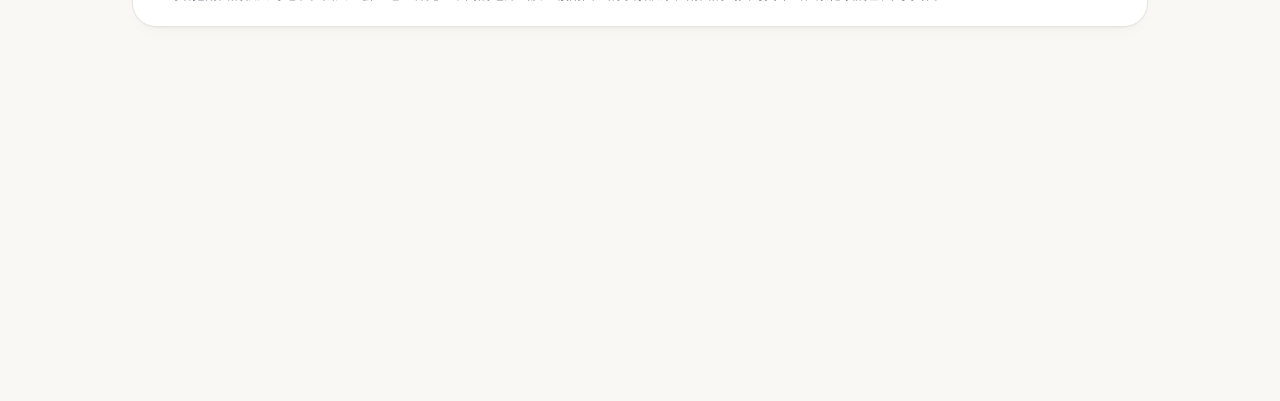
<file: explore.html>
<!DOCTYPE html>
<html lang="zh-CN">
<head>
<meta charset="UTF-8">
<meta name="viewport" content="width=device-width, initial-scale=1.0, maximum-scale=1.0, user-scalable=no, viewport-fit=cover">
<meta name="theme-color" content="#FAF8F5">
<meta name="mobile-web-app-capable" content="yes">
<meta name="apple-mobile-web-app-capable" content="yes">
<meta name="apple-mobile-web-app-status-bar-style" content="black-translucent">
<meta name="description" content="南昌打卡地图：滕王阁、万寿宫、八一广场、绳金塔、秋水广场机位，附拍照姿势、穿搭建议、避坑清单，以及景德镇与龙南周边。">
<title>打卡 | 赣鄱四日 · 龙南 南昌 景德镇</title>
<link rel="manifest" href="manifest.webmanifest">
<link rel="icon" href="assets/icon-192.png">
<link rel="apple-touch-icon" href="assets/icon-192.png">
<!-- shell:critical — 首帧即上主题底色，避免外部样式表到达前出现白闪 -->
<style>html{background:#FAF7F0}</style>
<link rel="preload" as="font" type="font/woff2" href="assets/fonts/noto-serif-sc-subset.woff2" crossorigin>
<link rel="stylesheet" href="css/style.css">
</head>
<body data-page="explore">
<!-- shell:icons — 手绘 SVG 图标雪碧图，改图标请改 tools/build-shell.py 后重跑 -->
<svg class="ic-sprite" aria-hidden="true" focusable="false">
  <symbol id="i-locate" viewBox="0 0 24 24"><path d="M12 21s-6.5-5.4-6.5-10.2A6.5 6.5 0 0 1 18.5 10.8C18.5 15.6 12 21 12 21z"/><circle cx="12" cy="10.6" r="2.4"/></symbol>
  <symbol id="i-heart" viewBox="0 0 24 24"><path d="M20.8 4.8a5.4 5.4 0 0 0-7.6 0L12 6.1l-1.2-1.3a5.4 5.4 0 0 0-7.6 7.6l1.2 1.3L12 21l7.6-7.3 1.2-1.3a5.4 5.4 0 0 0 0-7.6z"/></symbol>
  <symbol id="i-close" viewBox="0 0 24 24"><path d="M6.4 6.4 17.6 17.6M17.6 6.4 6.4 17.6"/></symbol>
  <symbol id="i-search" viewBox="0 0 24 24"><circle cx="10.8" cy="10.8" r="6.4"/><path d="m20 20-4.6-4.6"/></symbol>
  <symbol id="i-chevron" viewBox="0 0 24 24"><path d="m9.5 5 6.5 7-6.5 7"/></symbol>
  <symbol id="i-up" viewBox="0 0 24 24"><path d="M12 19.6V6.6"/><path d="m6.6 12.2 5.4-5.4 5.4 5.4"/></symbol>
  <symbol id="i-check" viewBox="0 0 24 24"><path d="m5 12.6 4.6 4.6L19 6.6"/></symbol>
  <symbol id="i-bulb" viewBox="0 0 24 24"><path d="M9.6 18.4h4.8"/><path d="M10.6 20.8h2.8"/><path d="M12 3.4a5.8 5.8 0 0 1 3.5 10.5c-.7.5-1.1 1.3-1.1 2.1H9.6c0-.8-.4-1.6-1.1-2.1A5.8 5.8 0 0 1 12 3.4z"/></symbol>
  <symbol id="i-download" viewBox="0 0 24 24"><path d="M12 3.8v10.2"/><path d="m8.2 10.4 3.8 3.8 3.8-3.8"/><path d="M4.6 18v1.6a2 2 0 0 0 2 2h10.8a2 2 0 0 0 2-2V18"/></symbol>
  <symbol id="i-install" viewBox="0 0 24 24"><rect x="7" y="3.2" width="10" height="17.6" rx="2.2"/><path d="M10.6 6.4h2.8"/><path d="M12 9.6v5.4"/><path d="m10.1 12.4 1.9 2 1.9-2"/></symbol>
  <symbol id="i-bag" viewBox="0 0 24 24"><rect x="4.2" y="8" width="15.6" height="12" rx="2.2"/><path d="M9 8V6.2a3 3 0 0 1 6 0V8"/><path d="M9 12.4v3.6M15 12.4v3.6"/></symbol>
  <symbol id="i-map" viewBox="0 0 24 24"><path d="M9 4 3.5 6.5v13L9 17l6 2.5L21 17V4l-6 2.5z"/><path d="M9 4v13M15 6.5v13"/></symbol>
  <symbol id="i-trash" viewBox="0 0 24 24"><path d="M4.6 7h14.8"/><path d="M9.6 7V5.4A1.4 1.4 0 0 1 11 4h2a1.4 1.4 0 0 1 1.4 1.4V7"/><path d="M6.7 7l.8 12.1a2 2 0 0 0 2 1.9h5a2 2 0 0 0 2-1.9L17.3 7"/><path d="M10.4 11v6M13.6 11v6"/></symbol>
  <symbol id="i-chat" viewBox="0 0 24 24"><path d="M4 6.6A2.6 2.6 0 0 1 6.6 4h10.8A2.6 2.6 0 0 1 20 6.6V14a2.6 2.6 0 0 1-2.6 2.6H9.4L4 20.4z"/><circle cx="9" cy="10.4" r=".9" fill="currentColor" stroke="none"/><circle cx="12" cy="10.4" r=".9" fill="currentColor" stroke="none"/><circle cx="15" cy="10.4" r=".9" fill="currentColor" stroke="none"/></symbol>
  <symbol id="i-calendar" viewBox="0 0 24 24"><rect x="4" y="5.4" width="16" height="14.2" rx="2.2"/><path d="M4 10h16M8.6 3.4v3.4M15.4 3.4v3.4"/></symbol>
  <symbol id="i-users" viewBox="0 0 24 24"><circle cx="9.4" cy="8.4" r="3.2"/><path d="M3.6 19.6c.8-3.4 3.2-5.2 5.8-5.2s5 1.8 5.8 5.2"/><path d="M16.2 5.6a3.2 3.2 0 0 1 0 6"/><path d="M17.4 14.8c2.2.6 3.6 2.4 4.2 4.8"/></symbol>
  <symbol id="i-note" viewBox="0 0 24 24"><path d="M6 3.6h8.4L19 8.2v12.2H6z"/><path d="M14 3.6v4.8h4.8"/><path d="M9 12.8h6M9 16.2h4"/></symbol>
  <symbol id="i-plane" viewBox="0 0 24 24"><path d="M21.4 3.2 2.8 10.4l6.6 2.4 2.4 6.6z"/><path d="M21.4 3.2 9.4 12.8"/></symbol>
  <symbol id="i-sun" viewBox="0 0 24 24"><circle cx="8" cy="7.6" r="2.9"/><path d="M8 2.8v1.5M3.1 7.6h1.5M11.4 7.6h1.5M4.5 4.1 3.6 3.2M11.5 4.1l.9-.9"/><path d="M17.6 18.6H9.4a3.3 3.3 0 0 1 .2-6.6 4.6 4.6 0 0 1 8.6.8 3.4 3.4 0 0 1-.6 5.8z"/></symbol>
  <symbol id="i-moon" viewBox="0 0 24 24"><circle cx="11.4" cy="12.8" r="7"/><circle cx="9" cy="10.6" r="1.3"/><circle cx="13.6" cy="14.4" r="1"/><circle cx="11" cy="16.2" r=".7"/><path d="M19.4 3.4l.5 1.4 1.4.5-1.4.5-.5 1.4-.5-1.4-1.4-.5 1.4-.5z" fill="currentColor" stroke="none"/></symbol>
  <symbol id="i-music" viewBox="0 0 24 24"><circle cx="7.6" cy="17.4" r="2.6"/><circle cx="16.4" cy="15.2" r="2.6"/><path d="M10.2 17.4V6.6l8.8-1.8v10.4"/></symbol>
  <symbol id="i-bowl" viewBox="0 0 24 24"><path d="M3.8 11.6h16.4a8.2 8.2 0 0 1-16.4 0z"/><path d="M2.6 11.6h18.8"/><path d="M9.4 8.6c1.2-1.4 1.2-2.6 0-4M14.6 8.6c1.2-1.4 1.2-2.6 0-4"/></symbol>
  <symbol id="i-noodle" viewBox="0 0 24 24"><path d="M4.4 12.2h15.2a7.6 7.6 0 0 1-15.2 0z"/><path d="M3.2 12.2h17.6"/><path d="M14.6 3.2 20.8 9.4M17.4 2.6 21.6 6.8"/><path d="M8.8 9.4c2.4-1.6 4.4 1.6 6.8 0"/></symbol>
  <symbol id="i-rice" viewBox="0 0 24 24"><path d="M4 12.6h16a8 8 0 0 1-16 0z"/><path d="M2.8 12.6h18.4"/><path d="M6.8 12.6a5.2 5.2 0 0 1 10.4 0"/><circle cx="10.2" cy="9.6" r=".7" fill="currentColor" stroke="none"/><circle cx="13.6" cy="10" r=".7" fill="currentColor" stroke="none"/></symbol>
  <symbol id="i-fish" viewBox="0 0 24 24"><path d="M15 12c-2.4-3.8-5-5.4-7.6-5.4C4.6 6.6 3 9.2 3 12s1.6 5.4 4.4 5.4c2.6 0 5.2-1.6 7.6-5.4z"/><path d="M15 7.4 20.4 12 15 16.6z"/><circle cx="6.6" cy="10.8" r=".8" fill="currentColor" stroke="none"/></symbol>
  <symbol id="i-meat" viewBox="0 0 24 24"><path d="M5.2 8.2c3.6-3 8.6-3.4 12.2-.8 3 2.2 3.4 6 .8 8.8-2.6 2.8-7.4 3.6-11 1.6-3.6-2-4.6-6.8-2-9.6z"/><path d="M8 10.8c2.8-1.4 5.8-.8 7.6 1.6"/></symbol>
  <symbol id="i-chili" viewBox="0 0 24 24"><path d="M8 19.4c-3-3.8-2.2-9 1.8-11.2 2.6-1.4 5.2-.4 5.8 1.6-3.6 1-5.6 4.2-4.6 7.6.4 1.4-.6 2.6-3 2z"/><path d="M13.4 6.4c1.2-1.6 2.8-1.8 4.2-1-.4 1.4-1.4 2.4-2.8 2.6"/></symbol>
  <symbol id="i-fire" viewBox="0 0 24 24"><path d="M12 20.8c3.3 0 5.8-2.3 5.8-5.4 0-5.6-5.8-6.6-5.8-11.4 0 0-6.2 3.2-6.2 9.6 0 4 3 7.2 6.2 7.2z"/><path d="M12 20.8c1.7 0 3-1.2 3-2.9 0-2.4-2.4-3.4-2.4-5.9 0 0-3 1.7-3 4.7 0 2.3 1.1 4.1 2.4 4.1z"/></symbol>
  <symbol id="i-drumstick" viewBox="0 0 24 24"><path d="M18.4 5.2c1 2.6-.4 5.4-3 7-2.4 1.4-5.2 1.6-7.4.6l2.2-2.2c1.8-1.8 2.4-4.4 1.4-6.4z"/><path d="M8.2 12.6 5.2 15.6"/><circle cx="4.4" cy="17" r="1.8"/><circle cx="7" cy="14.4" r="1.8"/></symbol>
  <symbol id="i-dumpling" viewBox="0 0 24 24"><path d="M3.8 15.6c0-4 3.7-7.2 8.2-7.2s8.2 3.2 8.2 7.2z"/><path d="M3.8 15.6h16.4"/><path d="M7.2 10.8c-.6 1.4-1 3-1 4.8M12 8.8v6.8M16.8 10.8c.6 1.4 1 3 1 4.8"/></symbol>
  <symbol id="i-tofu" viewBox="0 0 24 24"><rect x="4.4" y="6.8" width="15.2" height="11" rx="2"/><path d="M4.4 11.4h15.2M9.8 6.8v11"/></symbol>
  <symbol id="i-veg" viewBox="0 0 24 24"><path d="M6.6 17.8C4 15 4.6 9.6 9.4 6.8c4.8-2.8 10-1.2 11.4 3 1.4 4.4-2.2 9-7 9.8-2.8.4-5.6.2-7.2-1.8z"/><path d="M9.6 17.4C11.6 12.8 14.2 9.4 17.8 7.4"/></symbol>
  <symbol id="i-skewer" viewBox="0 0 24 24"><path d="M9.2 21V4.2"/><circle cx="9.2" cy="7.6" r="2.5"/><circle cx="9.2" cy="12.6" r="2.5"/><circle cx="9.2" cy="17.6" r="2.5"/></symbol>
  <symbol id="i-drink" viewBox="0 0 24 24"><path d="M6.6 6.6h10.8l-1.4 13a2 2 0 0 1-2 1.8h-4a2 2 0 0 1-2-1.8z"/><path d="M5.4 6.6h13.2"/><path d="M14.6 2.8 12.4 7"/><path d="M9.6 11.4h4.4v3.4H9.6z"/></symbol>
  <symbol id="i-pig" viewBox="0 0 24 24"><circle cx="12" cy="12.6" r="6.8"/><path d="M6.6 8 5.2 4.4l3.8 1.6M17.4 8l1.4-3.6-3.8 1.6"/><ellipse cx="12" cy="14.2" rx="3.2" ry="2.2"/><circle cx="10.8" cy="14.2" r=".6" fill="currentColor" stroke="none"/><circle cx="13.2" cy="14.2" r=".6" fill="currentColor" stroke="none"/><circle cx="9.4" cy="10.8" r=".7" fill="currentColor" stroke="none"/><circle cx="14.6" cy="10.8" r=".7" fill="currentColor" stroke="none"/></symbol>
  <symbol id="i-hotel" viewBox="0 0 24 24"><path d="M3.4 20.4V7.6"/><path d="M3.4 14.4h17.2v6"/><path d="M8 11.6a2.4 2.4 0 0 1 2.4-2.4h5.6a2.4 2.4 0 0 1 2.4 2.4v2.8"/></symbol>
  <symbol id="i-craft" viewBox="0 0 24 24"><path d="M12 3.6 20.4 12 12 20.4 3.6 12z"/><path d="M12 8.2 15.8 12 12 15.8 8.2 12z"/></symbol>
  <symbol id="i-silver" viewBox="0 0 24 24"><path d="M4.6 5.6c0 6.4 3.3 10.6 7.4 12.8 4.1-2.2 7.4-6.4 7.4-12.8"/><path d="M4.6 5.6h14.8"/><circle cx="12" cy="19.4" r="1.5"/></symbol>
  <symbol id="i-wine" viewBox="0 0 24 24"><path d="M7 6.8h10l-1.2 11.2a2.4 2.4 0 0 1-2.4 2.2h-2.8a2.4 2.4 0 0 1-2.4-2.2z"/><path d="M7 6.8c0-2 2.2-3.4 5-3.4s5 1.4 5 3.4"/><path d="M8.2 11.6h7.6"/></symbol>
  <symbol id="i-stage" viewBox="0 0 24 24"><path d="M3.6 20.4V6.4M20.4 20.4V6.4"/><path d="M3.6 6.4h16.8"/><path d="M6 6.4c0 5.4 2 9.2 6 9.6 4-.4 6-4.2 6-9.6"/></symbol>
  <symbol id="i-house" viewBox="0 0 24 24"><path d="M3.6 10.6 12 4.2l8.4 6.4"/><path d="M6.2 9.4v5.2h11.6V9.4"/><path d="M8.6 14.6v5.8M15.4 14.6v5.8"/><path d="M6.4 20.4h11.2"/></symbol>
  <symbol id="i-compass" viewBox="0 0 24 24"><circle cx="12" cy="12" r="8.4"/><path d="m15.2 8.8-2.2 5.6-5.6 2.2 2.2-5.6z"/></symbol>
  <symbol id="i-card" viewBox="0 0 24 24"><rect x="3.4" y="5.4" width="17.2" height="13.2" rx="2.2"/><circle cx="8.8" cy="11" r="1.9"/><path d="M14.2 10.2h3.6M14.2 13.4h2.4"/><path d="M6.2 15.6c1.2-1 2.6-1.4 4-1.2"/></symbol>
  <symbol id="i-plug" viewBox="0 0 24 24"><path d="M9 3.6v5M15 3.6v5"/><path d="M7 8.6h10v2.8a5 5 0 0 1-10 0z"/><path d="M12 16.4v4"/></symbol>
  <symbol id="i-coat" viewBox="0 0 24 24"><path d="M9.2 3.8 5 6 3.6 10.8 6.2 12.4v8h11.6v-8l2.6-1.6-1.4-4.8-4.2-2.2"/><path d="M9.2 3.8c0 1.6 1.3 2.8 2.8 2.8s2.8-1.2 2.8-2.8"/></symbol>
  <symbol id="i-bottle" viewBox="0 0 24 24"><rect x="8.4" y="8.8" width="7.2" height="11.6" rx="2"/><path d="M10.4 8.8V5.6h3.2v3.2"/><rect x="9.6" y="2.6" width="4.8" height="3" rx="1"/></symbol>
  <symbol id="i-pill" viewBox="0 0 24 24"><g transform="rotate(-45 12 12)"><rect x="3.4" y="8.8" width="17.2" height="6.4" rx="3.2"/><path d="M12 8.8v6.4"/></g></symbol>
  <symbol id="i-backpack" viewBox="0 0 24 24"><path d="M5.6 9.4a6.4 6.4 0 0 1 12.8 0v9.2a2.4 2.4 0 0 1-2.4 2.4H8a2.4 2.4 0 0 1-2.4-2.4z"/><path d="M9 9.4V6.8a3 3 0 0 1 6 0v2.6"/><path d="M9.6 13.2h4.8v3.6H9.6z"/></symbol>
  <symbol id="i-ban" viewBox="0 0 24 24"><circle cx="12" cy="12" r="8.4"/><path d="M6.4 17.6 17.6 6.4"/></symbol>
  <symbol id="i-bell" viewBox="0 0 24 24"><path d="M6.4 17.4c1-1.2 1.4-2.6 1.4-4.2C7.8 9.4 9.6 7 12 7s4.2 2.4 4.2 6.2c0 1.6.4 3 1.4 4.2z"/><path d="M4.6 17.4h14.8"/><path d="M10.2 20.4a2.1 2.1 0 0 0 3.6 0"/></symbol>
  <symbol id="i-train" viewBox="0 0 24 24"><rect x="5.4" y="4" width="13.2" height="12.4" rx="3"/><path d="M5.4 10.4h13.2"/><path d="M9 20l1.8-3.6M15 20l-1.8-3.6"/><path d="M8 16.4h.01M16 16.4h.01"/></symbol>
  <symbol id="i-camera" viewBox="0 0 24 24"><rect x="3.4" y="7.6" width="17.2" height="12" rx="2.6"/><path d="M8.6 7.6 10 5.2h4l1.4 2.4"/><circle cx="12" cy="13.6" r="3.6"/></symbol>
  <symbol id="i-umbrella" viewBox="0 0 24 24"><path d="M3.4 12.2a8.6 8.6 0 0 1 17.2 0z"/><path d="M12 12.2v6.4a2.4 2.4 0 0 1-4.8 0"/><path d="M12 3.6v1"/></symbol>
  <symbol id="i-ticket" viewBox="0 0 24 24"><path d="M3.6 8.2V6.4h16.8v1.8a2.4 2.4 0 0 0 0 4.4v1.8H3.6v-1.8a2.4 2.4 0 0 0 0-4.4z"/><path d="M9 8.4v7.2" stroke-dasharray="2 2.4"/></symbol>
  <symbol id="i-clock" viewBox="0 0 24 24"><circle cx="12" cy="12" r="8.4"/><path d="M12 7.6V12l3.2 2"/></symbol>
  <symbol id="i-porcelain" viewBox="0 0 24 24"><path d="M8 3.6h8l-.6 3.2c2 1.2 3.2 3.4 3.2 6 0 4.2-3.2 7.6-6.6 7.6S5.4 17 5.4 12.8c0-2.6 1.2-4.8 3.2-6z"/><path d="M9.4 8.6c1.6 1 3.6 1 5.2 0"/><path d="M9.6 3.6c0-1.2 1-1.6 1.6-1.6"/></symbol>
  <symbol id="i-pagoda" viewBox="0 0 24 24"><path d="M4.6 19.4h14.8"/><path d="M6.4 19.4V9.2h11.2v10.2"/><path d="M4 9.2h16L12 4z"/><path d="M9.6 19.4v-5.6h4.8v5.6"/><path d="M12 4V1.8"/></symbol>
  <symbol id="i-fountain" viewBox="0 0 24 24"><path d="M3 20.4h18"/><path d="M12 20.4V12"/><path d="M12 12c0-3 2-5 4.4-5.6M12 12c0-3-2-5-4.4-5.6"/><path d="M12 12c0-2 .8-3.6 2-4.6M12 12c0-2-.8-3.6-2-4.6"/><path d="M6.6 6.4h.01M17.4 6.4h.01"/></symbol>
</svg>
<!-- /shell:icons -->

<!-- shell:topbar — 由 tools/build-shell.py 生成，改壳请改脚本后重跑 -->
<header class="topbar has-chips has-search">
  <div class="topbar-row">
    <button class="loc-btn" id="locBtn" aria-label="定位">
      <svg viewBox="0 0 24 24" width="16" height="16" fill="none" stroke="currentColor" stroke-width="2"><path d="M12 21s-7-5.5-7-11a7 7 0 1 1 14 0c0 5.5-7 11-7 11z"/><circle cx="12" cy="10" r="2.5"/></svg>
      <span id="locText">南昌 · 江西</span>
      <svg viewBox="0 0 24 24" width="14" height="14" fill="none" stroke="currentColor" stroke-width="2"><path d="m6 9 6 6 6-6"/></svg>
    </button>
    <span class="topbar-title">赣鄱四日 · 一江两岸</span>
  </div>

  <div class="hot-chips" id="hotChips">
    <a class="chip-link" href="index.html?kw=滕王阁" data-kw="滕王阁">滕王阁</a>
    <a class="chip-link" href="index.html?kw=万寿宫" data-kw="万寿宫">万寿宫</a>
    <a class="chip-link" href="explore.html?kw=拌粉" data-kw="拌粉">拌粉瓦罐汤</a>
    <a class="chip-link" href="explore.html?kw=景德镇" data-kw="景德镇">景德镇</a>
  </div>
  <div class="search-wrap">
    <svg class="ic search-ico" aria-hidden="true"><use href="#i-search"/></svg>
    <input id="searchInput" type="search" placeholder="搜索：滕王阁 / 万寿宫 / 拌粉 / 景德镇" autocomplete="off" aria-label="搜索目的地、美食、非遗">
    <button class="search-clear" id="searchClear" hidden aria-label="清空搜索"><svg class="ic" aria-hidden="true"><use href="#i-close"/></svg></button>
  </div>
</header>
<!-- /shell:topbar -->

<!-- shell:tabbar — 由 tools/build-shell.py 生成，改壳请改脚本后重跑 -->
<nav class="tabbar" aria-label="主导航">
  <a class="tab" href="index.html" aria-label="首页">
    <svg viewBox="0 0 24 24" fill="none" stroke="currentColor" stroke-width="2"><path d="M3 10.5 12 3l9 7.5"/><path d="M5 9.5V21h14V9.5"/></svg>
    <span>首页</span>
  </a>
  <a class="tab active" href="explore.html" aria-label="打卡" aria-current="page">
    <svg viewBox="0 0 24 24" fill="none" stroke="currentColor" stroke-width="2"><circle cx="12" cy="12" r="9"/><path d="m15.5 8.5-2 5-5 2 2-5z"/></svg>
    <span>打卡</span>
  </a>
  <a class="tab" href="trip.html" aria-label="行程">
    <svg viewBox="0 0 24 24" fill="none" stroke="currentColor" stroke-width="2"><path d="M8 3v3M16 3v3"/><rect x="4" y="6" width="16" height="15" rx="2"/><path d="M4 11h16"/></svg>
    <span>行程</span>
  </a>
  <a class="tab" href="pack.html" aria-label="打包">
    <svg viewBox="0 0 24 24" fill="none" stroke="currentColor" stroke-width="2"><rect x="5" y="8" width="14" height="12" rx="2"/><path d="M9 8V6a3 3 0 0 1 6 0v2M9 12v4M15 12v4"/></svg>
    <span>打包</span>
  </a>
  <a class="tab" href="me.html" aria-label="我的">
    <svg viewBox="0 0 24 24" fill="none" stroke="currentColor" stroke-width="2"><circle cx="12" cy="8" r="4"/><path d="M4 21c1.5-4 5-5.5 8-5.5s6.5 1.5 8 5.5"/></svg>
    <span>我的</span>
  </a>
</nav>
<!-- /shell:tabbar -->


<main id="app">
<section class="view" data-view="explore">
  <div class="sec-head"><h2>打卡地图</h2><span class="sec-sub">按类型找机位与景点</span></div>
  <div class="explore-tabs" role="tablist">
    <button class="active" data-cat="all">全部</button>
    <button data-cat="photo">机位</button>
    <button data-cat="spot">景点</button>
    <button data-cat="food">美食</button>
    <button data-cat="stay">住宿</button>
    <button data-cat="nearby">周边</button>
  </div>
  <div class="explore-grid" id="exploreGrid">
    <button class="ex-card" data-cat="photo" data-detail="p-tengwang-corridor"><b>滕王阁五层回廊</b><i>飞檐 + 赣江同框</i><p>下午四点侧逆光，24mm 贴栏杆，飞檐压 1/3。</p></button>
    <button class="ex-card" data-cat="photo" data-detail="p-wanshou-lantern"><b>万寿宫灯笼巷</b><i>17:30 空镜 / 19:00 亮灯</i><p>青砖马头墙配暖红灯笼，35mm 竖构图最稳。</p></button>
    <button class="ex-card" data-cat="photo" data-detail="p-bayi"><b>八一广场纪念塔</b><i>对称构图</i><p>广角贴地，塔尖留白；升旗约 6:40。</p></button>
    <button class="ex-card" data-cat="photo" data-detail="p-shengjinta"><b>绳金塔</b><i>日落前 1 小时侧光</i><p>拍完塔直接进美食街，18:00 后开档。</p></button>
    <button class="ex-card" data-cat="photo" data-detail="p-qiushui"><b>秋水广场蓝调</b><i>日落后 20 分钟</i><p>对岸红谷滩天际线，喷泉开不开都值得来。</p></button>
    <button class="ex-card" data-cat="photo" data-detail="p-zhubao"><b>珠宝街扫街</b><i>7–9 点最有生活感</i><p>拌粉摊、卤味车、修表铺，拍南昌日常。</p></button>
    <button class="ex-card" data-cat="photo" data-detail="p-ganjiang"><b>赣江芦苇</b><i>11 月芦花正白</i><p>逆光减 1 档，浅色衣服在芦苇里最出片。</p></button>
    <button class="ex-card" data-cat="photo" data-detail="p-tw-times" data-keywords="时代广场 公寓楼 落霞 孤鹜 滕王阁"><b>时代广场公寓楼</b><i>滕王阁 P1 · 落霞与孤鹜</i><p>高处向西，阁楼、赣江与落日叠在一层。</p></button>
    <button class="ex-card" data-cat="photo" data-detail="p-tw-xinzhou" data-keywords="新洲文化广场 停车场 框架构图 滕王阁"><b>新洲文化广场停车场</b><i>滕王阁 P2–3 · 框架构图</i><p>柱子或门洞做画框，把阁楼框在中间。</p></button>
    <button class="ex-card" data-cat="photo" data-detail="p-tw-top" data-keywords="滕王阁 顶楼 豫章九号 日落"><b>滕王阁顶楼</b><i>P4 · 古今同框</i><p>日落时豫章九号与赣江同框。</p></button>
    <button class="ex-card" data-cat="photo" data-detail="p-sjt-huitang" data-keywords="绳金塔 会堂侧路 巷子 烟火"><b>会堂侧路</b><i>绳金塔 P5 · 巷子尽头是塔</i><p>晾衣杆与电动车一路延伸到塔下。</p></button>
    <button class="ex-card" data-cat="photo" data-detail="p-sjt-street" data-keywords="绳金塔 历史文化街区 人像"><b>绳金塔历史文化街区</b><i>P6 · 街区人像</i><p>青砖红灯笼，19:00 后拍人最稳。</p></button>
    <button class="ex-card" data-cat="photo" data-detail="p-star-mixc" data-keywords="南昌之星 摩天轮 万象城 楼梯"><b>万象城 2 号门负一层</b><i>南昌之星 P7 · 电影感</i><p>楼梯几何框住摩天轮，蓝调对比最强。</p></button>
    <button class="ex-card" data-cat="photo" data-detail="p-star-lawn" data-keywords="南昌之星 摩天轮 草坪 座椅"><b>万象城对面草坪座椅</b><i>P8 · 动漫感</i><p>人坐进去，轮盘在背后慢慢转。</p></button>
    <button class="ex-card" data-cat="photo" data-detail="p-star-steps" data-keywords="南昌之星 摩天轮 服务中心 台阶"><b>摩天轮服务中心台阶</b><i>P9 · 故事感</i><p>台阶做引导线，坐一级回头看。</p></button>
    <button class="ex-card" data-cat="photo" data-detail="p-wsg-inside" data-keywords="万寿宫 南昌字样 鲲茶 街区"><b>万寿宫街区字样墙</b><i>P11–12 · 南昌字样 / 鲲茶</i><p>多处「南昌」字样，买杯鲲茶当道具。</p></button>
    <button class="ex-card" data-cat="photo" data-detail="p-chaoyang" data-keywords="朝阳江滩公园 日落 江滩"><b>朝阳江滩公园</b><i>P13–16 · 日落首选</i><p>江面开阔，出片不输汉江边。</p></button>
    <button class="ex-card" data-cat="photo" data-detail="p-wushang" data-keywords="武商 七楼 空中花园 八一广场 南昌字样"><b>武商七楼空中花园</b><i>P17–18 · 蓝调</i><p>超大「南昌」字样 + 俯拍八一广场。</p></button>

    <button class="ex-card" data-cat="spot" data-detail="p-tengwang"><b>滕王阁</b><i>东湖区 · 门票 50 元</i><p>江南三大名楼之首，背《滕王阁序》可免票。</p></button>
    <button class="ex-card" data-cat="spot" data-detail="p-wanshou-wall"><b>万寿宫建筑群</b><i>免费 · 赣派街区</i><p>马头墙与砖雕门罩，阴天拍质感最好。</p></button>
    <button class="ex-card" data-cat="spot" data-detail="p-provincial-museum"><b>江西省博物馆</b><i>免费预约 · 周一闭馆</i><p>海昏侯金器常设展，雨天首选替补。</p></button>
    <button class="ex-card" data-cat="spot" data-detail="p-haihun"><b>海昏侯国遗址博物馆</b><i>新建区 · 往返约 5 小时</i><p>刘贺墓园与出土文物，需预约。</p></button>
    <button class="ex-card" data-cat="spot" data-detail="p-anyi"><b>安义古村群</b><i>安义县 · 距市区 60km</i><p>三个赣派古村，青砖天井与千年樟树。</p></button>

    <button class="ex-card" data-cat="food" data-detail="f-bancen"><b>南昌拌粉</b><i>¥6–10 · 早点</i><p>加一罐瓦罐汤才是完整套餐。</p></button>
    <button class="ex-card" data-cat="food" data-detail="f-shengjinta-street"><b>绳金塔美食街</b><i>¥30–50/人 · 夜宵</i><p>烧烤、炒粉、瓦罐汤，本地人比游客多。</p></button>
    <button class="ex-card" data-cat="food" data-detail="f-jdz-lengfen"><b>景德镇冷粉</b><i>¥8–12 · 瓷都早点</i><p>橘子皮是灵魂，微辣也会辣。</p></button>
    <button class="ex-card" data-cat="food" data-detail="f-jdz-youtiao"><b>油条包麻糍</b><i>¥6–8 · 街头</i><p>咸甜脆糯，拍完赶紧吃。</p></button>
    <button class="ex-card" data-cat="food" data-detail="f-dapinghuo" data-keywords="打平伙 鲜辣小炒 赣菜"><b>打平伙 · 鲜辣小炒</b><i>¥60–90/人 · 口碑</i><p>现炒鲜辣小炒，3 人 4 个菜足够。</p></button>
    <button class="ex-card" data-cat="food" data-detail="f-lili" data-keywords="丽丽 水煮 辣汤 串"><b>丽丽水煮</b><i>景德镇抚州弄 · ¥20–30</i><p>水煮老摊，空心粉记得加豆冲。</p></button>
    <button class="ex-card" data-cat="food" data-detail="f-kuncha" data-keywords="鲲茶 坤茶 万寿宫 茶饮 表演"><b>鲲茶</b><i>万寿宫街区 · ¥15–25</i><p>晚上有表演，杯套可当拍照道具。</p></button>
    <button class="ex-card" data-cat="food" data-detail="f-qizhong" data-keywords="其中早餐 景德镇 早点 豆浆"><b>其中早餐</b><i>景德镇 · ¥8–15</i><p>豆浆配包子饺子粑，店名以地图为准。</p></button>
    <button class="ex-card" data-cat="food" data-detail="f-huijia" data-keywords="回家吃饭 景德镇 本地菜 排队"><b>回家吃饭</b><i>景德镇 · ¥60–90/人</i><p>饭点排队 40 分钟起，先取号。</p></button>
    <button class="ex-card" data-cat="food" data-detail="f-xunwei" data-keywords="寻味三宝 景德镇 本地菜"><b>寻味三宝</b><i>景德镇 · ¥50–80/人</i><p>11 点开餐，16:40 去刚好避峰。</p></button>
    <button class="ex-card" data-cat="food" data-detail="f-jdz-taojie" data-keywords="陶姐 冷粉 景德镇"><b>陶姐冷粉</b><i>¥8–12 · 冷粉口碑店</i><p>橘子皮、萝卜干、辣椒，早上 9 点后常卖完。</p></button>
    <button class="ex-card" data-cat="food" data-detail="f-jdz-chengxin" data-keywords="诚信 油条 麻糍 景德镇"><b>诚信油条店</b><i>¥6–10 · 油条老店</i><p>现炸油条裹麻糍，本地人从小吃到大。</p></button>
    <button class="ex-card" data-cat="food" data-detail="f-jdz-yipin" data-keywords="一品 砂钵 景德镇 硬菜"><b>一品砂钵</b><i>¥30 上下 · 麻辣烫 + 油炸</i><p>陶院小吃街，炸香蕉和炸鸡柳必点。</p></button>
    <button class="ex-card" data-cat="food" data-detail="f-awen" data-keywords="阿文 冰糖糕 甜点"><b>阿文老南昌冰糖糕</b><i>¥5–10 · 传统甜点</i><p>半透明米糕，凉着吃更 Q。</p></button>
    <button class="ex-card" data-cat="food" data-detail="f-zhou" data-keywords="周大姐 油炸 串"><b>周大姐油炸</b><i>南昌西湖区池湾路 · ¥15–30</i><p>巷子里的老店，营业到 24:00。</p></button>
    <a class="ex-card" data-cat="food" href="food.html" style="background:linear-gradient(120deg,#16324F,#4F6E63);color:#fff"><b>赣鄱美食大全 →</b><i>36 道 · 三城</i><p style="color:rgba(255,255,255,.8)">南昌拌粉瓦罐汤、景德镇冷粉、龙南客家菜全收录。</p></a>

    <button class="ex-card" data-cat="stay" data-detail="s-huajian"><b>万寿宫花间阁 · 泊时</b><i>南昌 · 11.22–11.24</i><p>实际入住，步行滕王阁 15 分钟。</p></button>
    <button class="ex-card" data-cat="stay" data-detail="s-longnan"><b>龙南住宿（待定）</b><i>龙南 · 11.21 一晚</i><p>选县城中心，次日到站 20 分钟内。</p></button>
    <button class="ex-card" data-cat="stay" data-detail="s-jdz"><b>景德镇备案住宿</b><i>误末班备用</i><p>陶溪川一带，次日早班回南昌。</p></button>

    <button class="ex-card" data-cat="nearby" data-detail="p-jdz-yuyao"><b>御窑厂 / 御窑博物馆</b><i>景德镇 · 红砖拱券</i><p>建筑本身就是机位，周一先查开放。</p></button>
    <button class="ex-card" data-cat="nearby" data-detail="p-jdz-taoxichuan"><b>陶溪川</b><i>景德镇 · 只看店铺与夜景</i><p>市集 19:00 才出摊，19:25 发车赶不上。</p></button>
    <button class="ex-card" data-cat="nearby" data-detail="p-jdz-diaosu"><b>雕塑瓷厂</b><i>集市仅周六上午</i><p>11/23 是周一，别按攻略白跑。</p></button>
    <button class="ex-card" data-cat="nearby" data-detail="p-jdz-museum"><b>中国陶瓷博物馆</b><i>免费预约 · 周一常闭</i><p>镇馆「无语菩萨」在二楼。</p></button>
    <button class="ex-card" data-cat="nearby" data-detail="p-longnan-town"><b>龙南老城 · 濂江</b><i>龙南 · 本次安排</i><p>不赶景点，骑楼与江边慢走，17:40 吃客家菜。</p></button>
    <button class="ex-card" data-cat="nearby" data-detail="p-longnan-yanyi"><b>燕翼围</b><i>龙南 · 杨村镇</i><p>更原始也更远，次日赶车别硬排。</p></button>
    <button class="ex-card" data-cat="nearby" data-detail="p-zhongshan" data-keywords="中山北路 步行街 骑楼 扫街 景德镇"><b>中山北路步行街</b><i>景德镇 · 10:00 后开门</i><p>老街骑楼扫街，上午人少光斜。</p></button>
    <button class="ex-card" data-cat="nearby" data-detail="p-taoyangli" data-keywords="陶阳里 御窑厂 红砖 拱券 街区"><b>陶阳里</b><i>景德镇 · 御窑厂街区</i><p>红砖拱券与老窑址，部分场馆周一闭。</p></button>
    <button class="ex-card" data-cat="nearby" data-detail="p-aixihu" data-keywords="艾溪湖 猫耳桥 湿地 倒影"><b>艾溪湖 · 猫耳桥</b><i>南昌 · 傍晚光线最好</i><p>两个拱的倒影拼成猫耳，风小再按。</p></button>
    <button class="ex-card" data-cat="nearby" data-detail="p-jdz-diaosu-route" data-keywords="雕塑瓷厂 一方庭 迩边集 草尾 在野 么器 每盐所 拾芥 铁门咖啡"><b>雕塑瓷厂 9 站逛店</b><i>景德镇 · 步行约 4 小时</i><p>一方庭 → 在野 → 每盐所 → 铁门咖啡，顺序照走。</p></button>
    <button class="ex-card" data-cat="nearby" data-detail="p-jdz-sanbao" data-keywords="三宝 三宝村 瓷谷 工作室 咖啡馆"><b>三宝国际瓷谷</b><i>景德镇 · 建议 2–3 小时</i><p>山谷里的工作室与咖啡馆，适合慢逛。</p></button>
  </div>

  <!-- 避坑 -->
  <div class="sec-head"><h2>避坑提醒</h2><span class="sec-sub">行前必看</span></div>
  <div class="alert-list">
    <div class="alert-item"><svg class="ic" aria-hidden="true"><use href="#i-ban"/></svg><span><b>八一起义纪念馆 11/21 起闭馆</b>——整段行程都在闭馆期内，别排。改看八一广场纪念塔、新四军军部旧址。</span></div>
    <div class="alert-item"><svg class="ic" aria-hidden="true"><use href="#i-ban"/></svg><span><b>江西省美术馆 11/18 起顶部造型遮蔽</b>——外立面不完整，专程拍建筑可跳过，改去省博物馆或南昌画院。</span></div>
    <div class="alert-item"><svg class="ic" aria-hidden="true"><use href="#i-ban"/></svg><span><b>11/23 是周一，景德镇多数博物馆闭馆</b>——把重心放在陶阳里、中山北路、雕塑瓷厂这类街区，出发前一天再查一次公众号。</span></div>
    <div class="alert-item"><svg class="ic" aria-hidden="true"><use href="#i-ban"/></svg><span><b>秋水广场喷泉 11 月常缩场或检修</b>——别把它写成必看项，蓝调时刻的江景本身就够。</span></div>
    <div class="alert-item"><svg class="ic" aria-hidden="true"><use href="#i-ban"/></svg><span><b>雕塑瓷厂创意集市只在周六上午</b>——11/23 周一没有集市，想淘货只能在陶溪川或工作室买。</span></div>
    <div class="alert-item"><svg class="ic" aria-hidden="true"><use href="#i-ban"/></svg><span><b>陶溪川青年市集本次不去</b>——19:00 后才出摊，19:25 要从景德镇北发车，根本赶不上；11/23 周一本来也无摊。</span></div>
    <div class="alert-item"><svg class="ic" aria-hidden="true"><use href="#i-ban"/></svg><span><b>关西新围本次不去</b>——Day 1 改成龙南老城与濂江，不用赶 35 公里；围屋留给下次。</span></div>
    <div class="alert-item"><svg class="ic" aria-hidden="true"><use href="#i-bell"/></svg><span><b>「回家吃饭」饭点排队 40 分钟起</b>——11:30 在陶阳里时先线上取号，过号就打包；别在门口干等，下午的雕塑瓷厂会不够逛。</span></div>
  </div>

  <!-- 18 个机位路线 -->
  <div class="sec-head" id="spots"><h2>18 个机位</h2><span class="sec-sub">按楼栋找，照着走</span></div>
  <div class="me-rows" style="margin-bottom:14px">
    <a class="me-row ref-row" href="https://xhslink.cn/o/8b7fiWd4tf" target="_blank" rel="noopener noreferrer">
      <span class="me-ic" aria-hidden="true"><svg class="ic"><use href="#i-note"/></svg></span>
      <span><b>小红书原文 · 来南昌拍完这 18 个机位再离开</b><i>含 18 张实拍与机位说明 · 点击在浏览器打开</i></span>
      <svg class="ic ic-go" aria-hidden="true"><use href="#i-chevron"/></svg>
    </a>
  </div>
  <div class="guide-grid">
    <div class="guide-card">
      <h3><svg class="ic" aria-hidden="true"><use href="#i-pagoda"/></svg> 滕王阁 · P1–P4</h3>
      <ul>
        <li><b>P1 时代广场公寓楼</b>：高处向西，落霞、赣江、阁楼叠在一起；住宅楼先问保安</li>
        <li><b>P2–3 新洲文化广场停车场</b>：柱子/门洞做框架，框住阁楼全貌</li>
        <li><b>P4 滕王阁顶楼</b>：日落时豫章九号与赣江同框</li>
      </ul>
    </div>
    <div class="guide-card">
      <h3><svg class="ic" aria-hidden="true"><use href="#i-pagoda"/></svg> 绳金塔 · P5–P6</h3>
      <ul>
        <li><b>P5 会堂侧路</b>：烟火巷子尽头是塔，等一辆电动车再按</li>
        <li><b>P6 历史文化街区</b>：青砖红灯笼，拍人有氛围</li>
        <li>拍完直接进美食街，18:00 后开档</li>
      </ul>
    </div>
    <div class="guide-card">
      <h3><svg class="ic" aria-hidden="true"><use href="#i-fountain"/></svg> 南昌之星 · P7–P9</h3>
      <ul>
        <li><b>P7 万象城 2 号门负一层楼梯</b>：几何框架 + 摩天轮，电影感</li>
        <li><b>P8 对面草坪座椅</b>：人坐进去，动漫感</li>
        <li><b>P9 服务中心台阶</b>：台阶引导线，故事感</li>
      </ul>
    </div>
    <div class="guide-card">
      <h3><svg class="ic" aria-hidden="true"><use href="#i-house"/></svg> 万寿宫 · P11–P12</h3>
      <ul>
        <li>街区内多处「南昌」字样，别只挤入口那面</li>
        <li>买一杯本地茶饮「鲲茶」当道具</li>
        <li>夜里灯牌亮起比白天更出片</li>
      </ul>
    </div>
    <div class="guide-card">
      <h3><svg class="ic" aria-hidden="true"><use href="#i-sun"/></svg> 朝阳江滩 · P13–P16</h3>
      <ul>
        <li>只选一个日落点，就选这里</li>
        <li>日落前 30 分钟到，蓝调再留 20 分钟</li>
        <li>江风大，外套与擦镜布都带上</li>
      </ul>
    </div>
    <div class="guide-card">
      <h3><svg class="ic" aria-hidden="true"><use href="#i-camera"/></svg> 武商七楼 · P17–P18</h3>
      <ul>
        <li>超大「南昌」字样，一面墙就能拍</li>
        <li>另一侧俯拍八一广场与江西省美术馆</li>
        <li>亮灯后 15 分钟蓝调最浓</li>
      </ul>
    </div>
  </div>

  <!-- 雕塑瓷厂逛店路线 -->
  <div class="sec-head" id="diaosu"><h2>雕塑瓷厂逛店路线</h2><span class="sec-sub">9 站 · 步行约 4 小时</span></div>
  <p class="pack-note">按这个顺序走很顺，路上还会顺路进一些小店；<b>集市只在周六上午</b>，周一门店照常、人少好逛。部分店可能临时休息，按门头判断。</p>
  <ol class="shop-route">
    <li><b>一方庭</b><i>从这里开始</i></li>
    <li><b>迩边集</b><i>顺路第 2 站</i></li>
    <li><b>草尾</b><i>顺路第 3 站</i></li>
    <li><b>在野商店</b><i>顺路第 4 站</i></li>
    <li><b>在野隔壁 · 日系女装</b><i>店名没记住，认门头；同行朋友在这买了衣服</i></li>
    <li><b>么器</b><i>顺路第 6 站</i></li>
    <li><b>每盐所</b><i>顺路第 7 站</i></li>
    <li><b>拾芥</b><i>顺路第 8 站</i></li>
    <li><b>铁门咖啡</b><i>收尾歇脚，别拖到赶车前</i></li>
  </ol>

  <!-- 出片指南 -->
  <div class="sec-head" id="photoGuide"><h2>出片指南</h2><span class="sec-sub">光线 · 姿势 · 穿搭</span></div>
  <div class="guide-grid">
    <div class="guide-card">
      <h3><svg class="ic" aria-hidden="true"><use href="#i-sun"/></svg> 光线与时间</h3>
      <ul>
        <li><b>16:00–17:00</b> 滕王阁侧逆光，飞檐有金边</li>
        <li><b>17:20 日落</b>，11 月天黑快，蓝调只有 20 分钟</li>
        <li><b>17:30</b> 万寿宫先拍空镜，19:00 亮灯再拍人</li>
        <li>阴天别取消行程，砖雕与马头墙反而更好拍</li>
      </ul>
    </div>
    <div class="guide-card">
      <h3><svg class="ic" aria-hidden="true"><use href="#i-camera"/></svg> 姿势模板</h3>
      <ul>
        <li><b>走拍</b>：沿巷子走向镜头，第三步按快门，裙摆/大衣下摆会动</li>
        <li><b>回头</b>：背对镜头走两步再回头，下巴略收，适合灯笼巷</li>
        <li><b>倚栏</b>：滕王阁回廊手扶栏杆看江，别正对镜头</li>
        <li><b>坐台阶</b>：八一广场台阶侧坐，一条腿伸直拉长比例</li>
        <li><b>举相机</b>：在御窑拱券里举相机拍对方，画面有故事</li>
      </ul>
    </div>
    <div class="guide-card">
      <h3><svg class="ic" aria-hidden="true"><use href="#i-coat"/></svg> 穿搭建议</h3>
      <ul>
        <li>南昌 11 月 <b>8–17℃</b>，大衣 + 高领毛衣 + 长靴最稳</li>
        <li>红墙/灯笼前穿<b>米白、驼色</b>，别穿正红会被吃掉</li>
        <li>御窑红砖与陶溪川厂房适合<b>深蓝、墨绿</b></li>
        <li>带一条<b>亮色围巾</b>，江风大又能当道具</li>
        <li>鞋选防滑短靴，石板路和围屋台阶都不怕</li>
      </ul>
    </div>
    <div class="guide-card">
      <h3><svg class="ic" aria-hidden="true"><use href="#i-bulb"/></svg> 器材与后期</h3>
      <ul>
        <li>手机够用：<b>0.5×</b> 拍建筑，<b>2×</b> 拍人像压缩背景</li>
        <li>夜景开<b>夜景模式</b>并靠着栏杆，别手持硬撑</li>
        <li>拍灯笼降 <b>0.7–1 档曝光</b>，不然一片死白</li>
        <li>后期把高光拉回、阴影提亮，暖色饱和度 +5 即可</li>
        <li>带一块擦镜布，江边水汽很容易糊镜头</li>
      </ul>
    </div>
  </div>

  <!-- 文化速读 -->
  <div class="sec-head" id="culture"><h2>文化速读</h2><span class="sec-sub">赣鄱 · 瓷都 · 客家</span></div>
  <div class="culture-hero">
    <p class="cq-line">「落霞与孤鹜齐飞，秋水共长天一色」</p>
    <p class="cq-sub">一句话把南昌的秋天写绝了。四天里会经过三种完全不同的地方气质：赣南围屋的宗族秩序、南昌的码头与英雄城、景德镇的窑火与手作。</p>
  </div>
  <div class="cul-list">
    <article class="cul-card" data-detail="c-tengwang-order">
      <h3><svg class="ic h-ico" aria-hidden="true"><use href="#i-note"/></svg> 滕王阁序 · 一篇文章捧红一座楼</h3>
      <p>王勃路过洪州，在宴席上写下《滕王阁序》。此后一千多年，楼毁建二十余次，名字却一直没变。背全文免票，是南昌最文化的打卡方式。</p>
    </article>
    <article class="cul-card" data-detail="c-wanshou-culture">
      <h3><svg class="ic h-ico" aria-hidden="true"><use href="#i-house"/></svg> 万寿宫 · 赣商的同乡网络</h3>
      <p>万寿宫本是江西会馆，凡有赣商聚居的城市几乎都有一座。今天南昌的街区复建了道观、戏台与老字号，晚上比白天更像「老南昌」。</p>
    </article>
    <article class="cul-card" data-detail="c-bayi">
      <h3><svg class="ic h-ico" aria-hidden="true"><use href="#i-stage"/></svg> 八一 · 英雄城的由来</h3>
      <p>1927 年 8 月 1 日南昌起义，城市因此得名。纪念塔、旧址群、八一广场构成一条红色动线，这次纪念馆闭馆，就从广场与旧址看起。</p>
    </article>
    <article class="cul-card" data-detail="c-haihun">
      <h3><svg class="ic h-ico" aria-hidden="true"><use href="#i-silver"/></svg> 海昏侯 · 十吨铜钱与 478 件金器</h3>
      <p>刘贺只当了 27 天皇帝，墓里却埋着一个西汉的财富样本。金饼、马蹄金、孔子衣镜，真品在省博与遗址馆轮展。</p>
    </article>
    <article class="cul-card" data-detail="c-jdz-porcelain">
      <h3><svg class="ic h-ico" aria-hidden="true"><use href="#i-craft"/></svg> 瓷都 · 土与火的千年</h3>
      <p>宋代青白瓷、元代青花、明清御窑，景德镇把一门手艺做成了城市本身。逛御窑看制度，逛陶溪川看今天的手艺人。</p>
    </article>
    <article class="cul-card" data-detail="c-longnan-hakka">
      <h3><svg class="ic h-ico" aria-hidden="true"><use href="#i-house"/></svg> 围屋 · 客家人的防御与体面</h3>
      <p>高墙、厚门、天井、祠堂，一座围屋就是一个宗族。龙南现存 370 多座，关西新围是最完整的一座，至今仍有人住。</p>
    </article>
  </div>
</section>
</main>

<script src="js/data.js" defer></script>
<script src="js/layout.js" defer></script>
<script src="js/app.js" defer></script>
</body>
</html>
</file>
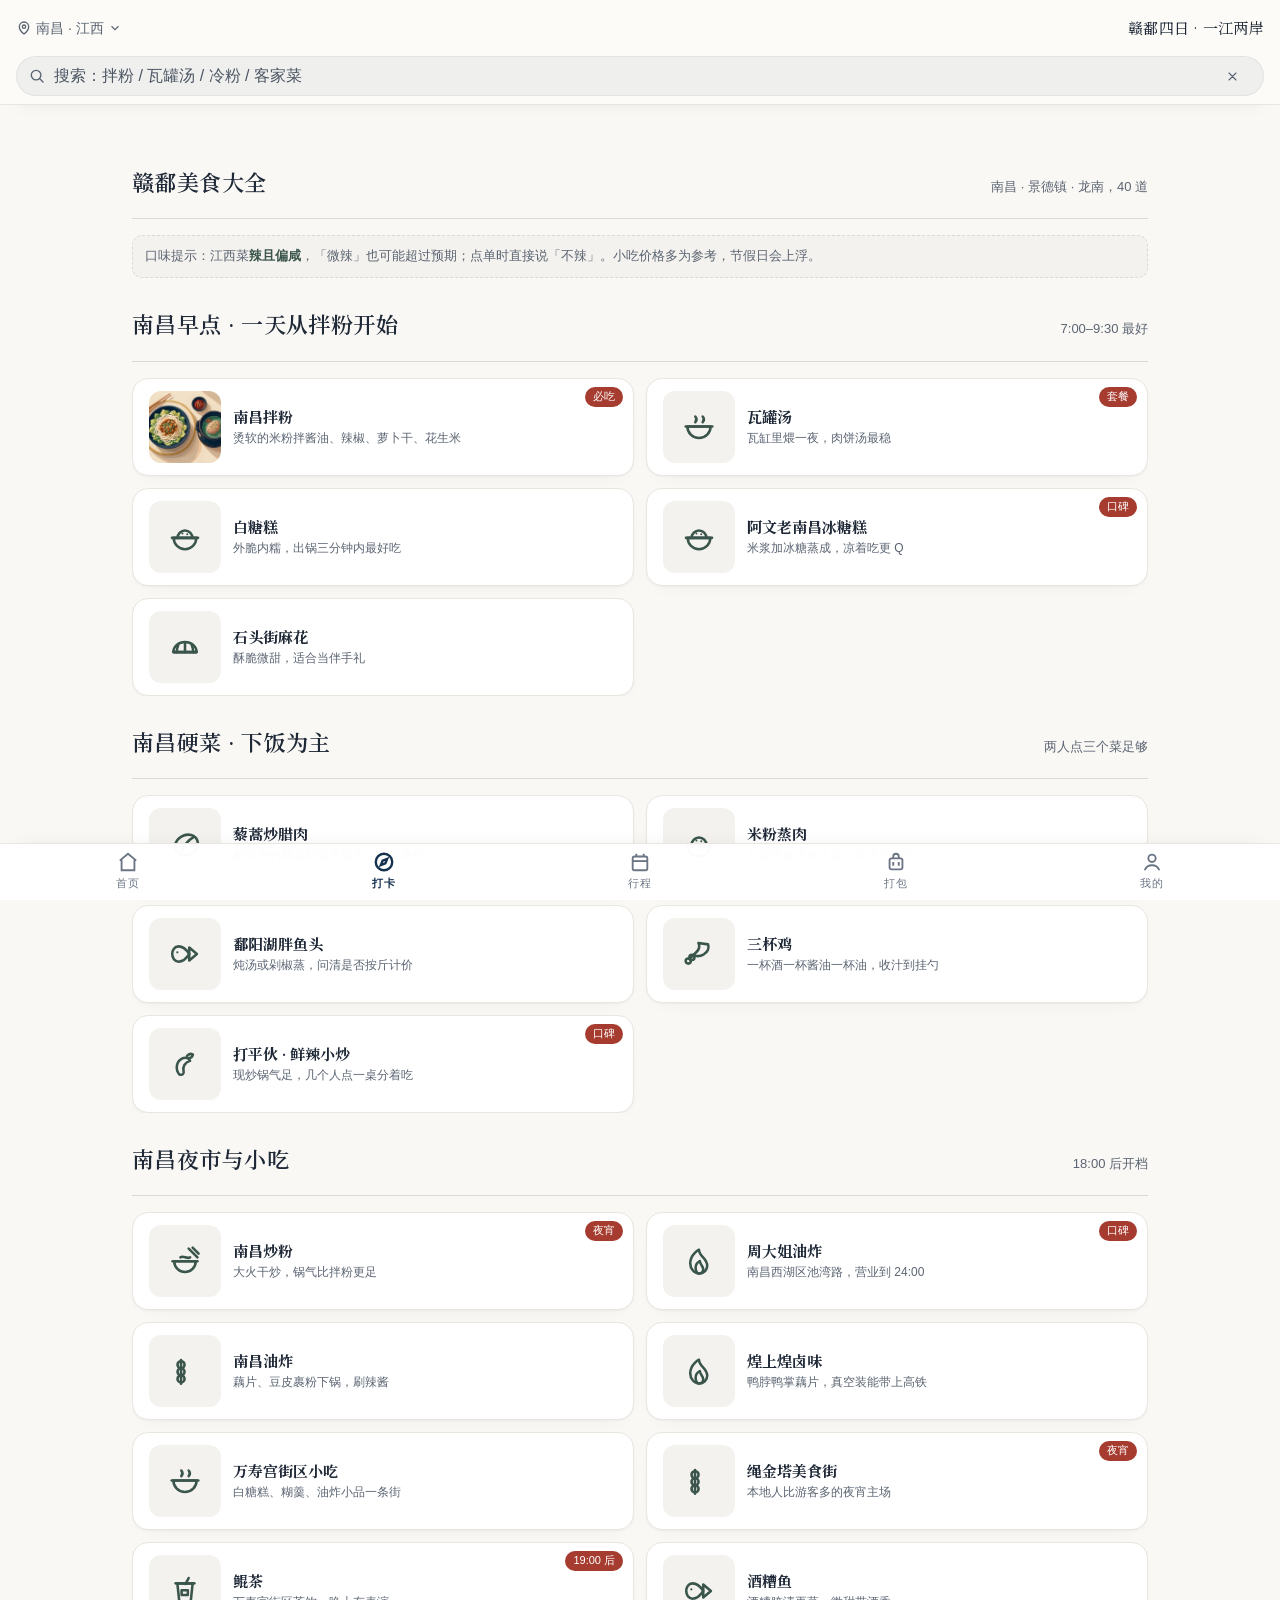
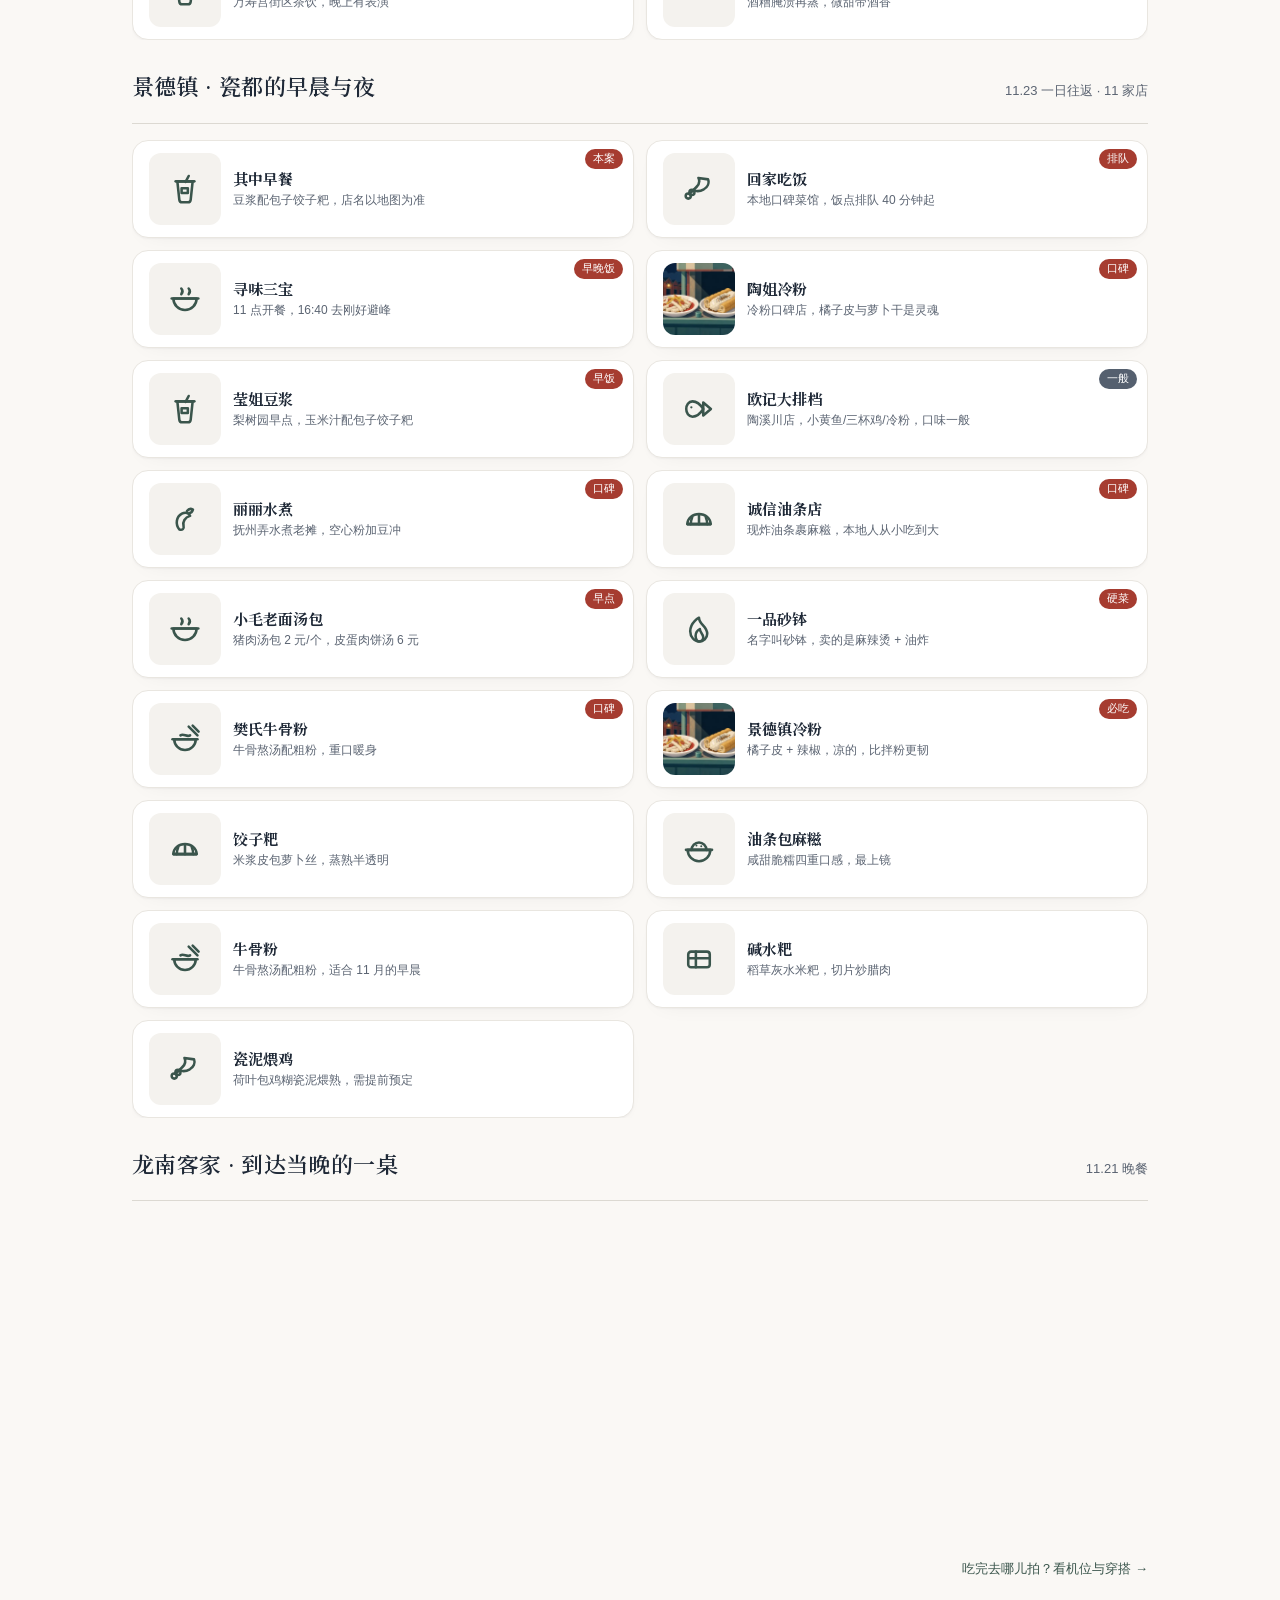
<file: food.html>
<!DOCTYPE html>
<html lang="zh-CN">
<head>
<meta charset="UTF-8">
<meta name="viewport" content="width=device-width, initial-scale=1.0, maximum-scale=1.0, user-scalable=no, viewport-fit=cover">
<meta name="theme-color" content="#FAF8F5">
<meta name="mobile-web-app-capable" content="yes">
<meta name="apple-mobile-web-app-capable" content="yes">
<meta name="apple-mobile-web-app-status-bar-style" content="black-translucent">
<meta name="description" content="赣鄱美食大全：南昌拌粉、瓦罐汤、白糖糕、藜蒿炒腊肉、景德镇冷粉与油条包麻糍、龙南客家酿豆腐与盐焗鸡，25 道附吃法与避坑。">
<title>美食 | 赣鄱四日 · 龙南 南昌 景德镇</title>
<link rel="manifest" href="manifest.webmanifest">
<link rel="icon" href="assets/icon-192.png">
<link rel="apple-touch-icon" href="assets/icon-192.png">
<!-- shell:critical — 首帧即上主题底色，避免外部样式表到达前出现白闪 -->
<style>html{background:#FAF7F0}</style>
<link rel="preload" as="font" type="font/woff2" href="assets/fonts/noto-serif-sc-subset.woff2" crossorigin>
<link rel="stylesheet" href="css/style.css">
</head>
<body data-page="food">
<!-- shell:icons — 手绘 SVG 图标雪碧图，改图标请改 tools/build-shell.py 后重跑 -->
<svg class="ic-sprite" aria-hidden="true" focusable="false">
  <symbol id="i-locate" viewBox="0 0 24 24"><path d="M12 21s-6.5-5.4-6.5-10.2A6.5 6.5 0 0 1 18.5 10.8C18.5 15.6 12 21 12 21z"/><circle cx="12" cy="10.6" r="2.4"/></symbol>
  <symbol id="i-heart" viewBox="0 0 24 24"><path d="M20.8 4.8a5.4 5.4 0 0 0-7.6 0L12 6.1l-1.2-1.3a5.4 5.4 0 0 0-7.6 7.6l1.2 1.3L12 21l7.6-7.3 1.2-1.3a5.4 5.4 0 0 0 0-7.6z"/></symbol>
  <symbol id="i-close" viewBox="0 0 24 24"><path d="M6.4 6.4 17.6 17.6M17.6 6.4 6.4 17.6"/></symbol>
  <symbol id="i-search" viewBox="0 0 24 24"><circle cx="10.8" cy="10.8" r="6.4"/><path d="m20 20-4.6-4.6"/></symbol>
  <symbol id="i-chevron" viewBox="0 0 24 24"><path d="m9.5 5 6.5 7-6.5 7"/></symbol>
  <symbol id="i-up" viewBox="0 0 24 24"><path d="M12 19.6V6.6"/><path d="m6.6 12.2 5.4-5.4 5.4 5.4"/></symbol>
  <symbol id="i-check" viewBox="0 0 24 24"><path d="m5 12.6 4.6 4.6L19 6.6"/></symbol>
  <symbol id="i-bulb" viewBox="0 0 24 24"><path d="M9.6 18.4h4.8"/><path d="M10.6 20.8h2.8"/><path d="M12 3.4a5.8 5.8 0 0 1 3.5 10.5c-.7.5-1.1 1.3-1.1 2.1H9.6c0-.8-.4-1.6-1.1-2.1A5.8 5.8 0 0 1 12 3.4z"/></symbol>
  <symbol id="i-download" viewBox="0 0 24 24"><path d="M12 3.8v10.2"/><path d="m8.2 10.4 3.8 3.8 3.8-3.8"/><path d="M4.6 18v1.6a2 2 0 0 0 2 2h10.8a2 2 0 0 0 2-2V18"/></symbol>
  <symbol id="i-install" viewBox="0 0 24 24"><rect x="7" y="3.2" width="10" height="17.6" rx="2.2"/><path d="M10.6 6.4h2.8"/><path d="M12 9.6v5.4"/><path d="m10.1 12.4 1.9 2 1.9-2"/></symbol>
  <symbol id="i-bag" viewBox="0 0 24 24"><rect x="4.2" y="8" width="15.6" height="12" rx="2.2"/><path d="M9 8V6.2a3 3 0 0 1 6 0V8"/><path d="M9 12.4v3.6M15 12.4v3.6"/></symbol>
  <symbol id="i-map" viewBox="0 0 24 24"><path d="M9 4 3.5 6.5v13L9 17l6 2.5L21 17V4l-6 2.5z"/><path d="M9 4v13M15 6.5v13"/></symbol>
  <symbol id="i-trash" viewBox="0 0 24 24"><path d="M4.6 7h14.8"/><path d="M9.6 7V5.4A1.4 1.4 0 0 1 11 4h2a1.4 1.4 0 0 1 1.4 1.4V7"/><path d="M6.7 7l.8 12.1a2 2 0 0 0 2 1.9h5a2 2 0 0 0 2-1.9L17.3 7"/><path d="M10.4 11v6M13.6 11v6"/></symbol>
  <symbol id="i-chat" viewBox="0 0 24 24"><path d="M4 6.6A2.6 2.6 0 0 1 6.6 4h10.8A2.6 2.6 0 0 1 20 6.6V14a2.6 2.6 0 0 1-2.6 2.6H9.4L4 20.4z"/><circle cx="9" cy="10.4" r=".9" fill="currentColor" stroke="none"/><circle cx="12" cy="10.4" r=".9" fill="currentColor" stroke="none"/><circle cx="15" cy="10.4" r=".9" fill="currentColor" stroke="none"/></symbol>
  <symbol id="i-calendar" viewBox="0 0 24 24"><rect x="4" y="5.4" width="16" height="14.2" rx="2.2"/><path d="M4 10h16M8.6 3.4v3.4M15.4 3.4v3.4"/></symbol>
  <symbol id="i-users" viewBox="0 0 24 24"><circle cx="9.4" cy="8.4" r="3.2"/><path d="M3.6 19.6c.8-3.4 3.2-5.2 5.8-5.2s5 1.8 5.8 5.2"/><path d="M16.2 5.6a3.2 3.2 0 0 1 0 6"/><path d="M17.4 14.8c2.2.6 3.6 2.4 4.2 4.8"/></symbol>
  <symbol id="i-note" viewBox="0 0 24 24"><path d="M6 3.6h8.4L19 8.2v12.2H6z"/><path d="M14 3.6v4.8h4.8"/><path d="M9 12.8h6M9 16.2h4"/></symbol>
  <symbol id="i-plane" viewBox="0 0 24 24"><path d="M21.4 3.2 2.8 10.4l6.6 2.4 2.4 6.6z"/><path d="M21.4 3.2 9.4 12.8"/></symbol>
  <symbol id="i-sun" viewBox="0 0 24 24"><circle cx="8" cy="7.6" r="2.9"/><path d="M8 2.8v1.5M3.1 7.6h1.5M11.4 7.6h1.5M4.5 4.1 3.6 3.2M11.5 4.1l.9-.9"/><path d="M17.6 18.6H9.4a3.3 3.3 0 0 1 .2-6.6 4.6 4.6 0 0 1 8.6.8 3.4 3.4 0 0 1-.6 5.8z"/></symbol>
  <symbol id="i-moon" viewBox="0 0 24 24"><circle cx="11.4" cy="12.8" r="7"/><circle cx="9" cy="10.6" r="1.3"/><circle cx="13.6" cy="14.4" r="1"/><circle cx="11" cy="16.2" r=".7"/><path d="M19.4 3.4l.5 1.4 1.4.5-1.4.5-.5 1.4-.5-1.4-1.4-.5 1.4-.5z" fill="currentColor" stroke="none"/></symbol>
  <symbol id="i-music" viewBox="0 0 24 24"><circle cx="7.6" cy="17.4" r="2.6"/><circle cx="16.4" cy="15.2" r="2.6"/><path d="M10.2 17.4V6.6l8.8-1.8v10.4"/></symbol>
  <symbol id="i-bowl" viewBox="0 0 24 24"><path d="M3.8 11.6h16.4a8.2 8.2 0 0 1-16.4 0z"/><path d="M2.6 11.6h18.8"/><path d="M9.4 8.6c1.2-1.4 1.2-2.6 0-4M14.6 8.6c1.2-1.4 1.2-2.6 0-4"/></symbol>
  <symbol id="i-noodle" viewBox="0 0 24 24"><path d="M4.4 12.2h15.2a7.6 7.6 0 0 1-15.2 0z"/><path d="M3.2 12.2h17.6"/><path d="M14.6 3.2 20.8 9.4M17.4 2.6 21.6 6.8"/><path d="M8.8 9.4c2.4-1.6 4.4 1.6 6.8 0"/></symbol>
  <symbol id="i-rice" viewBox="0 0 24 24"><path d="M4 12.6h16a8 8 0 0 1-16 0z"/><path d="M2.8 12.6h18.4"/><path d="M6.8 12.6a5.2 5.2 0 0 1 10.4 0"/><circle cx="10.2" cy="9.6" r=".7" fill="currentColor" stroke="none"/><circle cx="13.6" cy="10" r=".7" fill="currentColor" stroke="none"/></symbol>
  <symbol id="i-fish" viewBox="0 0 24 24"><path d="M15 12c-2.4-3.8-5-5.4-7.6-5.4C4.6 6.6 3 9.2 3 12s1.6 5.4 4.4 5.4c2.6 0 5.2-1.6 7.6-5.4z"/><path d="M15 7.4 20.4 12 15 16.6z"/><circle cx="6.6" cy="10.8" r=".8" fill="currentColor" stroke="none"/></symbol>
  <symbol id="i-meat" viewBox="0 0 24 24"><path d="M5.2 8.2c3.6-3 8.6-3.4 12.2-.8 3 2.2 3.4 6 .8 8.8-2.6 2.8-7.4 3.6-11 1.6-3.6-2-4.6-6.8-2-9.6z"/><path d="M8 10.8c2.8-1.4 5.8-.8 7.6 1.6"/></symbol>
  <symbol id="i-chili" viewBox="0 0 24 24"><path d="M8 19.4c-3-3.8-2.2-9 1.8-11.2 2.6-1.4 5.2-.4 5.8 1.6-3.6 1-5.6 4.2-4.6 7.6.4 1.4-.6 2.6-3 2z"/><path d="M13.4 6.4c1.2-1.6 2.8-1.8 4.2-1-.4 1.4-1.4 2.4-2.8 2.6"/></symbol>
  <symbol id="i-fire" viewBox="0 0 24 24"><path d="M12 20.8c3.3 0 5.8-2.3 5.8-5.4 0-5.6-5.8-6.6-5.8-11.4 0 0-6.2 3.2-6.2 9.6 0 4 3 7.2 6.2 7.2z"/><path d="M12 20.8c1.7 0 3-1.2 3-2.9 0-2.4-2.4-3.4-2.4-5.9 0 0-3 1.7-3 4.7 0 2.3 1.1 4.1 2.4 4.1z"/></symbol>
  <symbol id="i-drumstick" viewBox="0 0 24 24"><path d="M18.4 5.2c1 2.6-.4 5.4-3 7-2.4 1.4-5.2 1.6-7.4.6l2.2-2.2c1.8-1.8 2.4-4.4 1.4-6.4z"/><path d="M8.2 12.6 5.2 15.6"/><circle cx="4.4" cy="17" r="1.8"/><circle cx="7" cy="14.4" r="1.8"/></symbol>
  <symbol id="i-dumpling" viewBox="0 0 24 24"><path d="M3.8 15.6c0-4 3.7-7.2 8.2-7.2s8.2 3.2 8.2 7.2z"/><path d="M3.8 15.6h16.4"/><path d="M7.2 10.8c-.6 1.4-1 3-1 4.8M12 8.8v6.8M16.8 10.8c.6 1.4 1 3 1 4.8"/></symbol>
  <symbol id="i-tofu" viewBox="0 0 24 24"><rect x="4.4" y="6.8" width="15.2" height="11" rx="2"/><path d="M4.4 11.4h15.2M9.8 6.8v11"/></symbol>
  <symbol id="i-veg" viewBox="0 0 24 24"><path d="M6.6 17.8C4 15 4.6 9.6 9.4 6.8c4.8-2.8 10-1.2 11.4 3 1.4 4.4-2.2 9-7 9.8-2.8.4-5.6.2-7.2-1.8z"/><path d="M9.6 17.4C11.6 12.8 14.2 9.4 17.8 7.4"/></symbol>
  <symbol id="i-skewer" viewBox="0 0 24 24"><path d="M9.2 21V4.2"/><circle cx="9.2" cy="7.6" r="2.5"/><circle cx="9.2" cy="12.6" r="2.5"/><circle cx="9.2" cy="17.6" r="2.5"/></symbol>
  <symbol id="i-drink" viewBox="0 0 24 24"><path d="M6.6 6.6h10.8l-1.4 13a2 2 0 0 1-2 1.8h-4a2 2 0 0 1-2-1.8z"/><path d="M5.4 6.6h13.2"/><path d="M14.6 2.8 12.4 7"/><path d="M9.6 11.4h4.4v3.4H9.6z"/></symbol>
  <symbol id="i-pig" viewBox="0 0 24 24"><circle cx="12" cy="12.6" r="6.8"/><path d="M6.6 8 5.2 4.4l3.8 1.6M17.4 8l1.4-3.6-3.8 1.6"/><ellipse cx="12" cy="14.2" rx="3.2" ry="2.2"/><circle cx="10.8" cy="14.2" r=".6" fill="currentColor" stroke="none"/><circle cx="13.2" cy="14.2" r=".6" fill="currentColor" stroke="none"/><circle cx="9.4" cy="10.8" r=".7" fill="currentColor" stroke="none"/><circle cx="14.6" cy="10.8" r=".7" fill="currentColor" stroke="none"/></symbol>
  <symbol id="i-hotel" viewBox="0 0 24 24"><path d="M3.4 20.4V7.6"/><path d="M3.4 14.4h17.2v6"/><path d="M8 11.6a2.4 2.4 0 0 1 2.4-2.4h5.6a2.4 2.4 0 0 1 2.4 2.4v2.8"/></symbol>
  <symbol id="i-craft" viewBox="0 0 24 24"><path d="M12 3.6 20.4 12 12 20.4 3.6 12z"/><path d="M12 8.2 15.8 12 12 15.8 8.2 12z"/></symbol>
  <symbol id="i-silver" viewBox="0 0 24 24"><path d="M4.6 5.6c0 6.4 3.3 10.6 7.4 12.8 4.1-2.2 7.4-6.4 7.4-12.8"/><path d="M4.6 5.6h14.8"/><circle cx="12" cy="19.4" r="1.5"/></symbol>
  <symbol id="i-wine" viewBox="0 0 24 24"><path d="M7 6.8h10l-1.2 11.2a2.4 2.4 0 0 1-2.4 2.2h-2.8a2.4 2.4 0 0 1-2.4-2.2z"/><path d="M7 6.8c0-2 2.2-3.4 5-3.4s5 1.4 5 3.4"/><path d="M8.2 11.6h7.6"/></symbol>
  <symbol id="i-stage" viewBox="0 0 24 24"><path d="M3.6 20.4V6.4M20.4 20.4V6.4"/><path d="M3.6 6.4h16.8"/><path d="M6 6.4c0 5.4 2 9.2 6 9.6 4-.4 6-4.2 6-9.6"/></symbol>
  <symbol id="i-house" viewBox="0 0 24 24"><path d="M3.6 10.6 12 4.2l8.4 6.4"/><path d="M6.2 9.4v5.2h11.6V9.4"/><path d="M8.6 14.6v5.8M15.4 14.6v5.8"/><path d="M6.4 20.4h11.2"/></symbol>
  <symbol id="i-compass" viewBox="0 0 24 24"><circle cx="12" cy="12" r="8.4"/><path d="m15.2 8.8-2.2 5.6-5.6 2.2 2.2-5.6z"/></symbol>
  <symbol id="i-card" viewBox="0 0 24 24"><rect x="3.4" y="5.4" width="17.2" height="13.2" rx="2.2"/><circle cx="8.8" cy="11" r="1.9"/><path d="M14.2 10.2h3.6M14.2 13.4h2.4"/><path d="M6.2 15.6c1.2-1 2.6-1.4 4-1.2"/></symbol>
  <symbol id="i-plug" viewBox="0 0 24 24"><path d="M9 3.6v5M15 3.6v5"/><path d="M7 8.6h10v2.8a5 5 0 0 1-10 0z"/><path d="M12 16.4v4"/></symbol>
  <symbol id="i-coat" viewBox="0 0 24 24"><path d="M9.2 3.8 5 6 3.6 10.8 6.2 12.4v8h11.6v-8l2.6-1.6-1.4-4.8-4.2-2.2"/><path d="M9.2 3.8c0 1.6 1.3 2.8 2.8 2.8s2.8-1.2 2.8-2.8"/></symbol>
  <symbol id="i-bottle" viewBox="0 0 24 24"><rect x="8.4" y="8.8" width="7.2" height="11.6" rx="2"/><path d="M10.4 8.8V5.6h3.2v3.2"/><rect x="9.6" y="2.6" width="4.8" height="3" rx="1"/></symbol>
  <symbol id="i-pill" viewBox="0 0 24 24"><g transform="rotate(-45 12 12)"><rect x="3.4" y="8.8" width="17.2" height="6.4" rx="3.2"/><path d="M12 8.8v6.4"/></g></symbol>
  <symbol id="i-backpack" viewBox="0 0 24 24"><path d="M5.6 9.4a6.4 6.4 0 0 1 12.8 0v9.2a2.4 2.4 0 0 1-2.4 2.4H8a2.4 2.4 0 0 1-2.4-2.4z"/><path d="M9 9.4V6.8a3 3 0 0 1 6 0v2.6"/><path d="M9.6 13.2h4.8v3.6H9.6z"/></symbol>
  <symbol id="i-ban" viewBox="0 0 24 24"><circle cx="12" cy="12" r="8.4"/><path d="M6.4 17.6 17.6 6.4"/></symbol>
  <symbol id="i-bell" viewBox="0 0 24 24"><path d="M6.4 17.4c1-1.2 1.4-2.6 1.4-4.2C7.8 9.4 9.6 7 12 7s4.2 2.4 4.2 6.2c0 1.6.4 3 1.4 4.2z"/><path d="M4.6 17.4h14.8"/><path d="M10.2 20.4a2.1 2.1 0 0 0 3.6 0"/></symbol>
  <symbol id="i-train" viewBox="0 0 24 24"><rect x="5.4" y="4" width="13.2" height="12.4" rx="3"/><path d="M5.4 10.4h13.2"/><path d="M9 20l1.8-3.6M15 20l-1.8-3.6"/><path d="M8 16.4h.01M16 16.4h.01"/></symbol>
  <symbol id="i-camera" viewBox="0 0 24 24"><rect x="3.4" y="7.6" width="17.2" height="12" rx="2.6"/><path d="M8.6 7.6 10 5.2h4l1.4 2.4"/><circle cx="12" cy="13.6" r="3.6"/></symbol>
  <symbol id="i-umbrella" viewBox="0 0 24 24"><path d="M3.4 12.2a8.6 8.6 0 0 1 17.2 0z"/><path d="M12 12.2v6.4a2.4 2.4 0 0 1-4.8 0"/><path d="M12 3.6v1"/></symbol>
  <symbol id="i-ticket" viewBox="0 0 24 24"><path d="M3.6 8.2V6.4h16.8v1.8a2.4 2.4 0 0 0 0 4.4v1.8H3.6v-1.8a2.4 2.4 0 0 0 0-4.4z"/><path d="M9 8.4v7.2" stroke-dasharray="2 2.4"/></symbol>
  <symbol id="i-clock" viewBox="0 0 24 24"><circle cx="12" cy="12" r="8.4"/><path d="M12 7.6V12l3.2 2"/></symbol>
  <symbol id="i-porcelain" viewBox="0 0 24 24"><path d="M8 3.6h8l-.6 3.2c2 1.2 3.2 3.4 3.2 6 0 4.2-3.2 7.6-6.6 7.6S5.4 17 5.4 12.8c0-2.6 1.2-4.8 3.2-6z"/><path d="M9.4 8.6c1.6 1 3.6 1 5.2 0"/><path d="M9.6 3.6c0-1.2 1-1.6 1.6-1.6"/></symbol>
  <symbol id="i-pagoda" viewBox="0 0 24 24"><path d="M4.6 19.4h14.8"/><path d="M6.4 19.4V9.2h11.2v10.2"/><path d="M4 9.2h16L12 4z"/><path d="M9.6 19.4v-5.6h4.8v5.6"/><path d="M12 4V1.8"/></symbol>
  <symbol id="i-fountain" viewBox="0 0 24 24"><path d="M3 20.4h18"/><path d="M12 20.4V12"/><path d="M12 12c0-3 2-5 4.4-5.6M12 12c0-3-2-5-4.4-5.6"/><path d="M12 12c0-2 .8-3.6 2-4.6M12 12c0-2-.8-3.6-2-4.6"/><path d="M6.6 6.4h.01M17.4 6.4h.01"/></symbol>
</svg>
<!-- /shell:icons -->

<!-- shell:topbar — 由 tools/build-shell.py 生成，改壳请改脚本后重跑 -->
<header class="topbar has-search">
  <div class="topbar-row">
    <button class="loc-btn" id="locBtn" aria-label="定位">
      <svg viewBox="0 0 24 24" width="16" height="16" fill="none" stroke="currentColor" stroke-width="2"><path d="M12 21s-7-5.5-7-11a7 7 0 1 1 14 0c0 5.5-7 11-7 11z"/><circle cx="12" cy="10" r="2.5"/></svg>
      <span id="locText">南昌 · 江西</span>
      <svg viewBox="0 0 24 24" width="14" height="14" fill="none" stroke="currentColor" stroke-width="2"><path d="m6 9 6 6 6-6"/></svg>
    </button>
    <span class="topbar-title">赣鄱四日 · 一江两岸</span>
  </div>
  <div class="search-wrap">
    <svg class="ic search-ico" aria-hidden="true"><use href="#i-search"/></svg>
    <input id="searchInput" type="search" placeholder="搜索：拌粉 / 瓦罐汤 / 冷粉 / 客家菜" autocomplete="off" aria-label="搜索目的地、美食、非遗">
    <button class="search-clear" id="searchClear" hidden aria-label="清空搜索"><svg class="ic" aria-hidden="true"><use href="#i-close"/></svg></button>
  </div>
</header>
<!-- /shell:topbar -->

<!-- shell:tabbar — 由 tools/build-shell.py 生成，改壳请改脚本后重跑 -->
<nav class="tabbar" aria-label="主导航">
  <a class="tab" href="index.html" aria-label="首页">
    <svg viewBox="0 0 24 24" fill="none" stroke="currentColor" stroke-width="2"><path d="M3 10.5 12 3l9 7.5"/><path d="M5 9.5V21h14V9.5"/></svg>
    <span>首页</span>
  </a>
  <a class="tab active" href="explore.html" aria-label="打卡" aria-current="page">
    <svg viewBox="0 0 24 24" fill="none" stroke="currentColor" stroke-width="2"><circle cx="12" cy="12" r="9"/><path d="m15.5 8.5-2 5-5 2 2-5z"/></svg>
    <span>打卡</span>
  </a>
  <a class="tab" href="trip.html" aria-label="行程">
    <svg viewBox="0 0 24 24" fill="none" stroke="currentColor" stroke-width="2"><path d="M8 3v3M16 3v3"/><rect x="4" y="6" width="16" height="15" rx="2"/><path d="M4 11h16"/></svg>
    <span>行程</span>
  </a>
  <a class="tab" href="pack.html" aria-label="打包">
    <svg viewBox="0 0 24 24" fill="none" stroke="currentColor" stroke-width="2"><rect x="5" y="8" width="14" height="12" rx="2"/><path d="M9 8V6a3 3 0 0 1 6 0v2M9 12v4M15 12v4"/></svg>
    <span>打包</span>
  </a>
  <a class="tab" href="me.html" aria-label="我的">
    <svg viewBox="0 0 24 24" fill="none" stroke="currentColor" stroke-width="2"><circle cx="12" cy="8" r="4"/><path d="M4 21c1.5-4 5-5.5 8-5.5s6.5 1.5 8 5.5"/></svg>
    <span>我的</span>
  </a>
</nav>
<!-- /shell:tabbar -->


<main id="app">
<section class="view" data-view="food">
  <div class="sec-head"><h2>赣鄱美食大全</h2><span class="sec-sub">南昌 · 景德镇 · 龙南，40 道</span></div>
  <p class="pack-note">口味提示：江西菜<b>辣且偏咸</b>，「微辣」也可能超过预期；点单时直接说「不辣」。小吃价格多为参考，节假日会上浮。</p>

  <div class="sec-head"><h2>南昌早点 · 一天从拌粉开始</h2><span class="sec-sub">7:00–9:30 最好</span></div>
  <div class="food-list">
    <a class="food-item" href="#/f-bancen" data-detail="f-bancen" data-keywords="拌粉 南昌 早点 米粉">
      <img src="assets/img/food-bancen-400.webp" srcset="assets/img/food-bancen-400.webp 400w, assets/img/food-bancen-800.webp 800w" sizes="72px" loading="lazy" decoding="async" width="400" height="300" alt="南昌拌粉与瓦罐汤">
      <div><h3>南昌拌粉</h3><p>烫软的米粉拌酱油、辣椒、萝卜干、花生米</p></div>
      <span class="food-tag">必吃</span>
    </a>
    <div class="food-item" data-detail="f-waguantang">
      <span class="food-ic"><svg class="ic" aria-hidden="true"><use href="#i-bowl"/></svg></span>
      <div><h3>瓦罐汤</h3><p>瓦缸里煨一夜，肉饼汤最稳</p></div>
      <span class="food-tag">套餐</span>
    </div>
    <div class="food-item" data-detail="f-baitanggao">
      <span class="food-ic"><svg class="ic" aria-hidden="true"><use href="#i-rice"/></svg></span>
      <div><h3>白糖糕</h3><p>外脆内糯，出锅三分钟内最好吃</p></div>
    </div>
    <div class="food-item" data-detail="f-awen">
      <span class="food-ic"><svg class="ic" aria-hidden="true"><use href="#i-rice"/></svg></span>
      <div><h3>阿文老南昌冰糖糕</h3><p>米浆加冰糖蒸成，凉着吃更 Q</p></div>
      <span class="food-tag">口碑</span>
    </div>
    <div class="food-item" data-detail="f-shitoujie">
      <span class="food-ic"><svg class="ic" aria-hidden="true"><use href="#i-dumpling"/></svg></span>
      <div><h3>石头街麻花</h3><p>酥脆微甜，适合当伴手礼</p></div>
    </div>
  </div>

  <div class="sec-head"><h2>南昌硬菜 · 下饭为主</h2><span class="sec-sub">两人点三个菜足够</span></div>
  <div class="food-list">
    <div class="food-item" data-detail="f-lihao">
      <span class="food-ic"><svg class="ic" aria-hidden="true"><use href="#i-veg"/></svg></span>
      <div><h3>藜蒿炒腊肉</h3><p>鄱阳湖的藜蒿配烟熏腊肉，春季最佳</p></div>
    </div>
    <div class="food-item" data-detail="f-mifenzhengrou">
      <span class="food-ic"><svg class="ic" aria-hidden="true"><use href="#i-rice"/></svg></span>
      <div><h3>米粉蒸肉</h3><p>五花肉裹米粉上笼，底下垫南瓜</p></div>
    </div>
    <div class="food-item" data-detail="f-pangyutou">
      <span class="food-ic"><svg class="ic" aria-hidden="true"><use href="#i-fish"/></svg></span>
      <div><h3>鄱阳湖胖鱼头</h3><p>炖汤或剁椒蒸，问清是否按斤计价</p></div>
    </div>
    <div class="food-item" data-detail="f-sanbeiji">
      <span class="food-ic"><svg class="ic" aria-hidden="true"><use href="#i-drumstick"/></svg></span>
      <div><h3>三杯鸡</h3><p>一杯酒一杯酱油一杯油，收汁到挂勺</p></div>
    </div>
    <div class="food-item" data-detail="f-dapinghuo">
      <span class="food-ic"><svg class="ic" aria-hidden="true"><use href="#i-chili"/></svg></span>
      <div><h3>打平伙 · 鲜辣小炒</h3><p>现炒锅气足，几个人点一桌分着吃</p></div>
      <span class="food-tag">口碑</span>
    </div>
  </div>

  <div class="sec-head"><h2>南昌夜市与小吃</h2><span class="sec-sub">18:00 后开档</span></div>
  <div class="food-list">
    <div class="food-item" data-detail="f-chaofen">
      <span class="food-ic"><svg class="ic" aria-hidden="true"><use href="#i-noodle"/></svg></span>
      <div><h3>南昌炒粉</h3><p>大火干炒，锅气比拌粉更足</p></div>
      <span class="food-tag">夜宵</span>
    </div>
    <div class="food-item" data-detail="f-zhou">
      <span class="food-ic"><svg class="ic" aria-hidden="true"><use href="#i-fire"/></svg></span>
      <div><h3>周大姐油炸</h3><p>南昌西湖区池湾路，营业到 24:00</p></div>
      <span class="food-tag">口碑</span>
    </div>
    <div class="food-item" data-detail="f-youzha">
      <span class="food-ic"><svg class="ic" aria-hidden="true"><use href="#i-skewer"/></svg></span>
      <div><h3>南昌油炸</h3><p>藕片、豆皮裹粉下锅，刷辣酱</p></div>
    </div>
    <div class="food-item" data-detail="f-luwei">
      <span class="food-ic"><svg class="ic" aria-hidden="true"><use href="#i-fire"/></svg></span>
      <div><h3>煌上煌卤味</h3><p>鸭脖鸭掌藕片，真空装能带上高铁</p></div>
    </div>
    <div class="food-item" data-detail="f-wanshou-snack">
      <span class="food-ic"><svg class="ic" aria-hidden="true"><use href="#i-bowl"/></svg></span>
      <div><h3>万寿宫街区小吃</h3><p>白糖糕、糊羹、油炸小品一条街</p></div>
    </div>
    <div class="food-item" data-detail="f-shengjinta-street">
      <span class="food-ic"><svg class="ic" aria-hidden="true"><use href="#i-skewer"/></svg></span>
      <div><h3>绳金塔美食街</h3><p>本地人比游客多的夜宵主场</p></div>
      <span class="food-tag">夜宵</span>
    </div>
    <div class="food-item" data-detail="f-kuncha">
      <span class="food-ic"><svg class="ic" aria-hidden="true"><use href="#i-drink"/></svg></span>
      <div><h3>鲲茶</h3><p>万寿宫街区茶饮，晚上有表演</p></div>
      <span class="food-tag">19:00 后</span>
    </div>
    <div class="food-item" data-detail="f-jiuniang">
      <span class="food-ic"><svg class="ic" aria-hidden="true"><use href="#i-fish"/></svg></span>
      <div><h3>酒糟鱼</h3><p>酒糟腌渍再蒸，微甜带酒香</p></div>
    </div>
  </div>

  <div class="sec-head"><h2>景德镇 · 瓷都的早晨与夜</h2><span class="sec-sub">11.23 一日往返 · 11 家店</span></div>
  <div class="food-list">
    <div class="food-item" data-detail="f-qizhong">
      <span class="food-ic"><svg class="ic" aria-hidden="true"><use href="#i-drink"/></svg></span>
      <div><h3>其中早餐</h3><p>豆浆配包子饺子粑，店名以地图为准</p></div>
      <span class="food-tag">本案</span>
    </div>
    <div class="food-item" data-detail="f-huijia">
      <span class="food-ic"><svg class="ic" aria-hidden="true"><use href="#i-drumstick"/></svg></span>
      <div><h3>回家吃饭</h3><p>本地口碑菜馆，饭点排队 40 分钟起</p></div>
      <span class="food-tag">排队</span>
    </div>
    <div class="food-item" data-detail="f-xunwei">
      <span class="food-ic"><svg class="ic" aria-hidden="true"><use href="#i-bowl"/></svg></span>
      <div><h3>寻味三宝</h3><p>11 点开餐，16:40 去刚好避峰</p></div>
      <span class="food-tag">早晚饭</span>
    </div>
    <div class="food-item" data-detail="f-jdz-taojie">
      <img src="assets/img/food-jdz-400.webp" srcset="assets/img/food-jdz-400.webp 400w, assets/img/food-jdz-800.webp 800w" sizes="72px" loading="lazy" decoding="async" width="400" height="300" alt="景德镇冷粉">
      <div><h3>陶姐冷粉</h3><p>冷粉口碑店，橘子皮与萝卜干是灵魂</p></div>
      <span class="food-tag">口碑</span>
    </div>
    <div class="food-item" data-detail="f-yingjie">
      <span class="food-ic"><svg class="ic" aria-hidden="true"><use href="#i-drink"/></svg></span>
      <div><h3>莹姐豆浆</h3><p>梨树园早点，玉米汁配包子饺子粑</p></div>
      <span class="food-tag">早饭</span>
    </div>
    <div class="food-item" data-detail="f-ouji">
      <span class="food-ic"><svg class="ic" aria-hidden="true"><use href="#i-fish"/></svg></span>
      <div><h3>欧记大排档</h3><p>陶溪川店，小黄鱼/三杯鸡/冷粉，口味一般</p></div>
      <span class="food-tag muted">一般</span>
    </div>
    <div class="food-item" data-detail="f-lili">
      <span class="food-ic"><svg class="ic" aria-hidden="true"><use href="#i-chili"/></svg></span>
      <div><h3>丽丽水煮</h3><p>抚州弄水煮老摊，空心粉加豆冲</p></div>
      <span class="food-tag">口碑</span>
    </div>
    <div class="food-item" data-detail="f-jdz-chengxin">
      <span class="food-ic"><svg class="ic" aria-hidden="true"><use href="#i-dumpling"/></svg></span>
      <div><h3>诚信油条店</h3><p>现炸油条裹麻糍，本地人从小吃到大</p></div>
      <span class="food-tag">口碑</span>
    </div>
    <div class="food-item" data-detail="f-jdz-xiaomao">
      <span class="food-ic"><svg class="ic" aria-hidden="true"><use href="#i-bowl"/></svg></span>
      <div><h3>小毛老面汤包</h3><p>猪肉汤包 2 元/个，皮蛋肉饼汤 6 元</p></div>
      <span class="food-tag">早点</span>
    </div>
    <div class="food-item" data-detail="f-jdz-yipin">
      <span class="food-ic"><svg class="ic" aria-hidden="true"><use href="#i-fire"/></svg></span>
      <div><h3>一品砂钵</h3><p>名字叫砂钵，卖的是麻辣烫 + 油炸</p></div>
      <span class="food-tag">硬菜</span>
    </div>
    <div class="food-item" data-detail="f-jdz-fanshi">
      <span class="food-ic"><svg class="ic" aria-hidden="true"><use href="#i-noodle"/></svg></span>
      <div><h3>樊氏牛骨粉</h3><p>牛骨熬汤配粗粉，重口暖身</p></div>
      <span class="food-tag">口碑</span>
    </div>
    <div class="food-item" data-detail="f-jdz-lengfen">
      <img src="assets/img/food-jdz-400.webp" srcset="assets/img/food-jdz-400.webp 400w, assets/img/food-jdz-800.webp 800w" sizes="72px" loading="lazy" decoding="async" width="400" height="300" alt="景德镇冷粉">
      <div><h3>景德镇冷粉</h3><p>橘子皮 + 辣椒，凉的，比拌粉更韧</p></div>
      <span class="food-tag">必吃</span>
    </div>
    <div class="food-item" data-detail="f-jdz-jiaoziba">
      <span class="food-ic"><svg class="ic" aria-hidden="true"><use href="#i-dumpling"/></svg></span>
      <div><h3>饺子粑</h3><p>米浆皮包萝卜丝，蒸熟半透明</p></div>
    </div>
    <div class="food-item" data-detail="f-jdz-youtiao">
      <span class="food-ic"><svg class="ic" aria-hidden="true"><use href="#i-rice"/></svg></span>
      <div><h3>油条包麻糍</h3><p>咸甜脆糯四重口感，最上镜</p></div>
    </div>
    <div class="food-item" data-detail="f-jdz-niugufen">
      <span class="food-ic"><svg class="ic" aria-hidden="true"><use href="#i-noodle"/></svg></span>
      <div><h3>牛骨粉</h3><p>牛骨熬汤配粗粉，适合 11 月的早晨</p></div>
    </div>
    <div class="food-item" data-detail="f-jdz-jianshuiba">
      <span class="food-ic"><svg class="ic" aria-hidden="true"><use href="#i-tofu"/></svg></span>
      <div><h3>碱水粑</h3><p>稻草灰水米粑，切片炒腊肉</p></div>
    </div>
    <div class="food-item" data-detail="f-jdz-ciniwei">
      <span class="food-ic"><svg class="ic" aria-hidden="true"><use href="#i-drumstick"/></svg></span>
      <div><h3>瓷泥煨鸡</h3><p>荷叶包鸡糊瓷泥煨熟，需提前预定</p></div>
    </div>
  </div>

  <div class="sec-head"><h2>龙南客家 · 到达当晚的一桌</h2><span class="sec-sub">11.21 晚餐</span></div>
  <div class="food-list">
    <div class="food-item" data-detail="f-kejia-niang">
      <span class="food-ic"><svg class="ic" aria-hidden="true"><use href="#i-tofu"/></svg></span>
      <div><h3>客家酿豆腐</h3><p>豆腐夹肉馅煎焖，待客头道菜</p></div>
      <span class="food-tag">必点</span>
    </div>
    <div class="food-item" data-detail="f-yanju">
      <span class="food-ic"><svg class="ic" aria-hidden="true"><use href="#i-drumstick"/></svg></span>
      <div><h3>盐焗鸡</h3><p>粗盐焗熟，皮爽肉紧，手撕着吃</p></div>
      <span class="food-tag">必点</span>
    </div>
    <div class="food-item" data-detail="f-meicai">
      <span class="food-ic"><svg class="ic" aria-hidden="true"><use href="#i-meat"/></svg></span>
      <div><h3>梅菜扣肉</h3><p>梅干菜吸足肉汁，和米饭是绝配</p></div>
    </div>
    <div class="food-item" data-detail="f-aiguo">
      <span class="food-ic"><svg class="ic" aria-hidden="true"><use href="#i-rice"/></svg></span>
      <div><h3>艾米果</h3><p>艾草糯米皮，甜咸两味</p></div>
    </div>
    <div class="food-item" data-detail="f-tangpi">
      <span class="food-ic"><svg class="ic" aria-hidden="true"><use href="#i-noodle"/></svg></span>
      <div><h3>烫皮</h3><p>米浆蒸成薄皮，卷菜或切条炒</p></div>
    </div>
  </div>

  <p class="sec-more"><a class="sec-link" href="explore.html#photoGuide">吃完去哪儿拍？看机位与穿搭 →</a></p>
</section>
</main>

<script src="js/data.js" defer></script>
<script src="js/layout.js" defer></script>
<script src="js/app.js" defer></script>
</body>
</html>
</file>
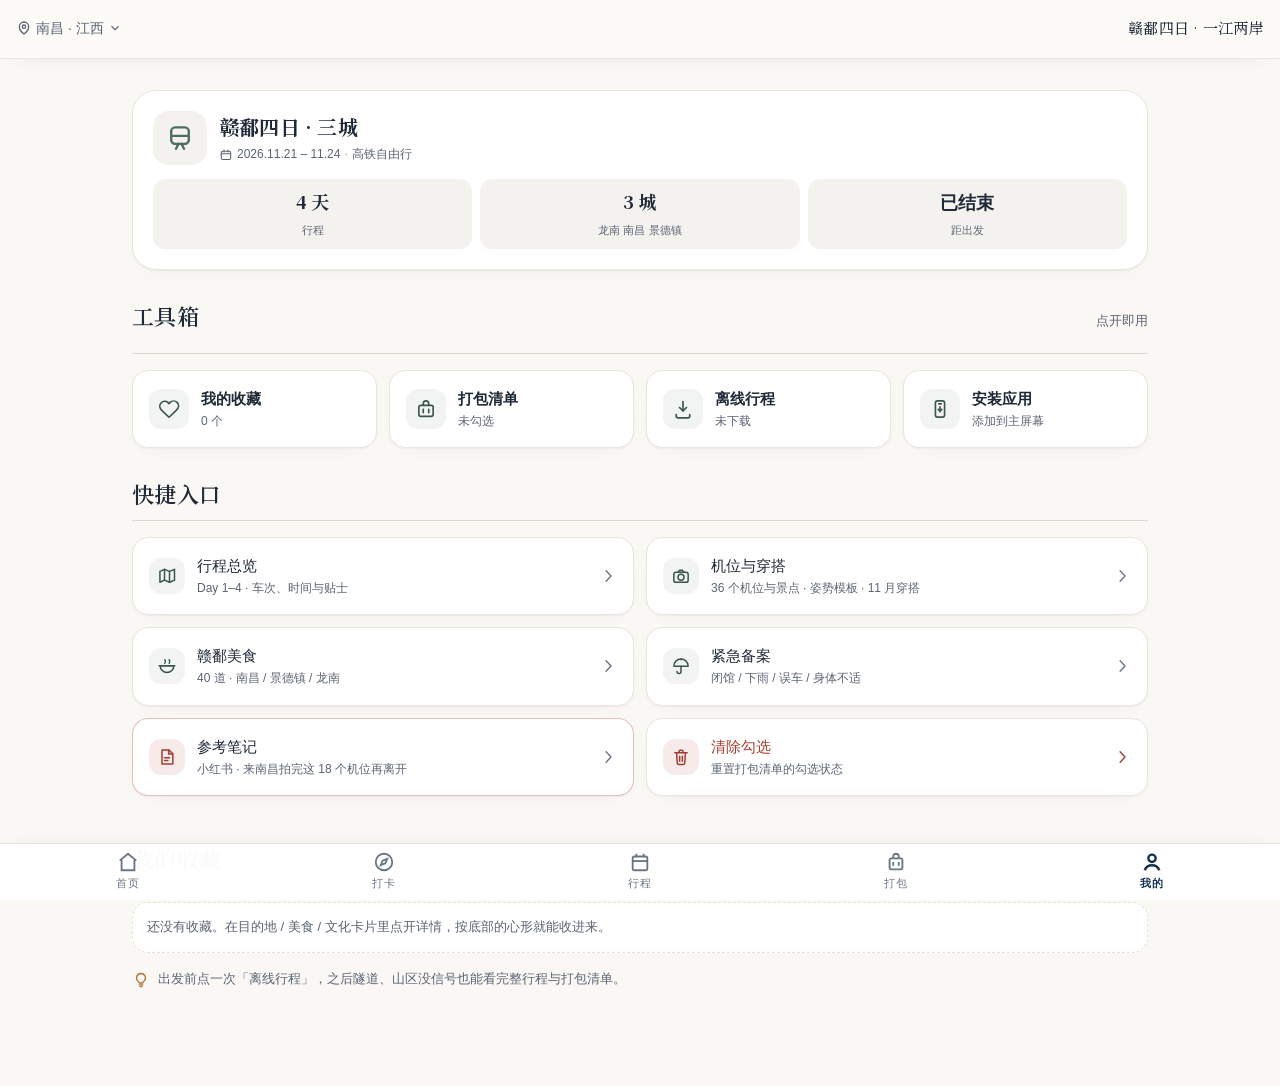
<file: me.html>
<!DOCTYPE html>
<html lang="zh-CN">
<head>
<meta charset="UTF-8">
<meta name="viewport" content="width=device-width, initial-scale=1.0, maximum-scale=1.0, user-scalable=no, viewport-fit=cover">
<meta name="theme-color" content="#FAF8F5">
<meta name="mobile-web-app-capable" content="yes">
<meta name="apple-mobile-web-app-capable" content="yes">
<meta name="apple-mobile-web-app-status-bar-style" content="black-translucent">
<meta name="description" content="赣鄱四日工具箱：我的收藏、打包清单进度、离线行程、安装到主屏幕，以及行程、机位、美食与紧急备案的快捷入口。">
<title>我的 | 赣鄱四日 · 龙南 南昌 景德镇</title>
<link rel="manifest" href="manifest.webmanifest">
<link rel="icon" href="assets/icon-192.png">
<link rel="apple-touch-icon" href="assets/icon-192.png">
<!-- shell:critical — 首帧即上主题底色，避免外部样式表到达前出现白闪 -->
<style>html{background:#FAF7F0}</style>
<link rel="preload" as="font" type="font/woff2" href="assets/fonts/noto-serif-sc-subset.woff2" crossorigin>
<link rel="stylesheet" href="css/style.css">
</head>
<body data-page="me">
<!-- shell:icons — 手绘 SVG 图标雪碧图，改图标请改 tools/build-shell.py 后重跑 -->
<svg class="ic-sprite" aria-hidden="true" focusable="false">
  <symbol id="i-locate" viewBox="0 0 24 24"><path d="M12 21s-6.5-5.4-6.5-10.2A6.5 6.5 0 0 1 18.5 10.8C18.5 15.6 12 21 12 21z"/><circle cx="12" cy="10.6" r="2.4"/></symbol>
  <symbol id="i-heart" viewBox="0 0 24 24"><path d="M20.8 4.8a5.4 5.4 0 0 0-7.6 0L12 6.1l-1.2-1.3a5.4 5.4 0 0 0-7.6 7.6l1.2 1.3L12 21l7.6-7.3 1.2-1.3a5.4 5.4 0 0 0 0-7.6z"/></symbol>
  <symbol id="i-close" viewBox="0 0 24 24"><path d="M6.4 6.4 17.6 17.6M17.6 6.4 6.4 17.6"/></symbol>
  <symbol id="i-search" viewBox="0 0 24 24"><circle cx="10.8" cy="10.8" r="6.4"/><path d="m20 20-4.6-4.6"/></symbol>
  <symbol id="i-chevron" viewBox="0 0 24 24"><path d="m9.5 5 6.5 7-6.5 7"/></symbol>
  <symbol id="i-up" viewBox="0 0 24 24"><path d="M12 19.6V6.6"/><path d="m6.6 12.2 5.4-5.4 5.4 5.4"/></symbol>
  <symbol id="i-check" viewBox="0 0 24 24"><path d="m5 12.6 4.6 4.6L19 6.6"/></symbol>
  <symbol id="i-bulb" viewBox="0 0 24 24"><path d="M9.6 18.4h4.8"/><path d="M10.6 20.8h2.8"/><path d="M12 3.4a5.8 5.8 0 0 1 3.5 10.5c-.7.5-1.1 1.3-1.1 2.1H9.6c0-.8-.4-1.6-1.1-2.1A5.8 5.8 0 0 1 12 3.4z"/></symbol>
  <symbol id="i-download" viewBox="0 0 24 24"><path d="M12 3.8v10.2"/><path d="m8.2 10.4 3.8 3.8 3.8-3.8"/><path d="M4.6 18v1.6a2 2 0 0 0 2 2h10.8a2 2 0 0 0 2-2V18"/></symbol>
  <symbol id="i-install" viewBox="0 0 24 24"><rect x="7" y="3.2" width="10" height="17.6" rx="2.2"/><path d="M10.6 6.4h2.8"/><path d="M12 9.6v5.4"/><path d="m10.1 12.4 1.9 2 1.9-2"/></symbol>
  <symbol id="i-bag" viewBox="0 0 24 24"><rect x="4.2" y="8" width="15.6" height="12" rx="2.2"/><path d="M9 8V6.2a3 3 0 0 1 6 0V8"/><path d="M9 12.4v3.6M15 12.4v3.6"/></symbol>
  <symbol id="i-map" viewBox="0 0 24 24"><path d="M9 4 3.5 6.5v13L9 17l6 2.5L21 17V4l-6 2.5z"/><path d="M9 4v13M15 6.5v13"/></symbol>
  <symbol id="i-trash" viewBox="0 0 24 24"><path d="M4.6 7h14.8"/><path d="M9.6 7V5.4A1.4 1.4 0 0 1 11 4h2a1.4 1.4 0 0 1 1.4 1.4V7"/><path d="M6.7 7l.8 12.1a2 2 0 0 0 2 1.9h5a2 2 0 0 0 2-1.9L17.3 7"/><path d="M10.4 11v6M13.6 11v6"/></symbol>
  <symbol id="i-chat" viewBox="0 0 24 24"><path d="M4 6.6A2.6 2.6 0 0 1 6.6 4h10.8A2.6 2.6 0 0 1 20 6.6V14a2.6 2.6 0 0 1-2.6 2.6H9.4L4 20.4z"/><circle cx="9" cy="10.4" r=".9" fill="currentColor" stroke="none"/><circle cx="12" cy="10.4" r=".9" fill="currentColor" stroke="none"/><circle cx="15" cy="10.4" r=".9" fill="currentColor" stroke="none"/></symbol>
  <symbol id="i-calendar" viewBox="0 0 24 24"><rect x="4" y="5.4" width="16" height="14.2" rx="2.2"/><path d="M4 10h16M8.6 3.4v3.4M15.4 3.4v3.4"/></symbol>
  <symbol id="i-users" viewBox="0 0 24 24"><circle cx="9.4" cy="8.4" r="3.2"/><path d="M3.6 19.6c.8-3.4 3.2-5.2 5.8-5.2s5 1.8 5.8 5.2"/><path d="M16.2 5.6a3.2 3.2 0 0 1 0 6"/><path d="M17.4 14.8c2.2.6 3.6 2.4 4.2 4.8"/></symbol>
  <symbol id="i-note" viewBox="0 0 24 24"><path d="M6 3.6h8.4L19 8.2v12.2H6z"/><path d="M14 3.6v4.8h4.8"/><path d="M9 12.8h6M9 16.2h4"/></symbol>
  <symbol id="i-plane" viewBox="0 0 24 24"><path d="M21.4 3.2 2.8 10.4l6.6 2.4 2.4 6.6z"/><path d="M21.4 3.2 9.4 12.8"/></symbol>
  <symbol id="i-sun" viewBox="0 0 24 24"><circle cx="8" cy="7.6" r="2.9"/><path d="M8 2.8v1.5M3.1 7.6h1.5M11.4 7.6h1.5M4.5 4.1 3.6 3.2M11.5 4.1l.9-.9"/><path d="M17.6 18.6H9.4a3.3 3.3 0 0 1 .2-6.6 4.6 4.6 0 0 1 8.6.8 3.4 3.4 0 0 1-.6 5.8z"/></symbol>
  <symbol id="i-moon" viewBox="0 0 24 24"><circle cx="11.4" cy="12.8" r="7"/><circle cx="9" cy="10.6" r="1.3"/><circle cx="13.6" cy="14.4" r="1"/><circle cx="11" cy="16.2" r=".7"/><path d="M19.4 3.4l.5 1.4 1.4.5-1.4.5-.5 1.4-.5-1.4-1.4-.5 1.4-.5z" fill="currentColor" stroke="none"/></symbol>
  <symbol id="i-music" viewBox="0 0 24 24"><circle cx="7.6" cy="17.4" r="2.6"/><circle cx="16.4" cy="15.2" r="2.6"/><path d="M10.2 17.4V6.6l8.8-1.8v10.4"/></symbol>
  <symbol id="i-bowl" viewBox="0 0 24 24"><path d="M3.8 11.6h16.4a8.2 8.2 0 0 1-16.4 0z"/><path d="M2.6 11.6h18.8"/><path d="M9.4 8.6c1.2-1.4 1.2-2.6 0-4M14.6 8.6c1.2-1.4 1.2-2.6 0-4"/></symbol>
  <symbol id="i-noodle" viewBox="0 0 24 24"><path d="M4.4 12.2h15.2a7.6 7.6 0 0 1-15.2 0z"/><path d="M3.2 12.2h17.6"/><path d="M14.6 3.2 20.8 9.4M17.4 2.6 21.6 6.8"/><path d="M8.8 9.4c2.4-1.6 4.4 1.6 6.8 0"/></symbol>
  <symbol id="i-rice" viewBox="0 0 24 24"><path d="M4 12.6h16a8 8 0 0 1-16 0z"/><path d="M2.8 12.6h18.4"/><path d="M6.8 12.6a5.2 5.2 0 0 1 10.4 0"/><circle cx="10.2" cy="9.6" r=".7" fill="currentColor" stroke="none"/><circle cx="13.6" cy="10" r=".7" fill="currentColor" stroke="none"/></symbol>
  <symbol id="i-fish" viewBox="0 0 24 24"><path d="M15 12c-2.4-3.8-5-5.4-7.6-5.4C4.6 6.6 3 9.2 3 12s1.6 5.4 4.4 5.4c2.6 0 5.2-1.6 7.6-5.4z"/><path d="M15 7.4 20.4 12 15 16.6z"/><circle cx="6.6" cy="10.8" r=".8" fill="currentColor" stroke="none"/></symbol>
  <symbol id="i-meat" viewBox="0 0 24 24"><path d="M5.2 8.2c3.6-3 8.6-3.4 12.2-.8 3 2.2 3.4 6 .8 8.8-2.6 2.8-7.4 3.6-11 1.6-3.6-2-4.6-6.8-2-9.6z"/><path d="M8 10.8c2.8-1.4 5.8-.8 7.6 1.6"/></symbol>
  <symbol id="i-chili" viewBox="0 0 24 24"><path d="M8 19.4c-3-3.8-2.2-9 1.8-11.2 2.6-1.4 5.2-.4 5.8 1.6-3.6 1-5.6 4.2-4.6 7.6.4 1.4-.6 2.6-3 2z"/><path d="M13.4 6.4c1.2-1.6 2.8-1.8 4.2-1-.4 1.4-1.4 2.4-2.8 2.6"/></symbol>
  <symbol id="i-fire" viewBox="0 0 24 24"><path d="M12 20.8c3.3 0 5.8-2.3 5.8-5.4 0-5.6-5.8-6.6-5.8-11.4 0 0-6.2 3.2-6.2 9.6 0 4 3 7.2 6.2 7.2z"/><path d="M12 20.8c1.7 0 3-1.2 3-2.9 0-2.4-2.4-3.4-2.4-5.9 0 0-3 1.7-3 4.7 0 2.3 1.1 4.1 2.4 4.1z"/></symbol>
  <symbol id="i-drumstick" viewBox="0 0 24 24"><path d="M18.4 5.2c1 2.6-.4 5.4-3 7-2.4 1.4-5.2 1.6-7.4.6l2.2-2.2c1.8-1.8 2.4-4.4 1.4-6.4z"/><path d="M8.2 12.6 5.2 15.6"/><circle cx="4.4" cy="17" r="1.8"/><circle cx="7" cy="14.4" r="1.8"/></symbol>
  <symbol id="i-dumpling" viewBox="0 0 24 24"><path d="M3.8 15.6c0-4 3.7-7.2 8.2-7.2s8.2 3.2 8.2 7.2z"/><path d="M3.8 15.6h16.4"/><path d="M7.2 10.8c-.6 1.4-1 3-1 4.8M12 8.8v6.8M16.8 10.8c.6 1.4 1 3 1 4.8"/></symbol>
  <symbol id="i-tofu" viewBox="0 0 24 24"><rect x="4.4" y="6.8" width="15.2" height="11" rx="2"/><path d="M4.4 11.4h15.2M9.8 6.8v11"/></symbol>
  <symbol id="i-veg" viewBox="0 0 24 24"><path d="M6.6 17.8C4 15 4.6 9.6 9.4 6.8c4.8-2.8 10-1.2 11.4 3 1.4 4.4-2.2 9-7 9.8-2.8.4-5.6.2-7.2-1.8z"/><path d="M9.6 17.4C11.6 12.8 14.2 9.4 17.8 7.4"/></symbol>
  <symbol id="i-skewer" viewBox="0 0 24 24"><path d="M9.2 21V4.2"/><circle cx="9.2" cy="7.6" r="2.5"/><circle cx="9.2" cy="12.6" r="2.5"/><circle cx="9.2" cy="17.6" r="2.5"/></symbol>
  <symbol id="i-drink" viewBox="0 0 24 24"><path d="M6.6 6.6h10.8l-1.4 13a2 2 0 0 1-2 1.8h-4a2 2 0 0 1-2-1.8z"/><path d="M5.4 6.6h13.2"/><path d="M14.6 2.8 12.4 7"/><path d="M9.6 11.4h4.4v3.4H9.6z"/></symbol>
  <symbol id="i-pig" viewBox="0 0 24 24"><circle cx="12" cy="12.6" r="6.8"/><path d="M6.6 8 5.2 4.4l3.8 1.6M17.4 8l1.4-3.6-3.8 1.6"/><ellipse cx="12" cy="14.2" rx="3.2" ry="2.2"/><circle cx="10.8" cy="14.2" r=".6" fill="currentColor" stroke="none"/><circle cx="13.2" cy="14.2" r=".6" fill="currentColor" stroke="none"/><circle cx="9.4" cy="10.8" r=".7" fill="currentColor" stroke="none"/><circle cx="14.6" cy="10.8" r=".7" fill="currentColor" stroke="none"/></symbol>
  <symbol id="i-hotel" viewBox="0 0 24 24"><path d="M3.4 20.4V7.6"/><path d="M3.4 14.4h17.2v6"/><path d="M8 11.6a2.4 2.4 0 0 1 2.4-2.4h5.6a2.4 2.4 0 0 1 2.4 2.4v2.8"/></symbol>
  <symbol id="i-craft" viewBox="0 0 24 24"><path d="M12 3.6 20.4 12 12 20.4 3.6 12z"/><path d="M12 8.2 15.8 12 12 15.8 8.2 12z"/></symbol>
  <symbol id="i-silver" viewBox="0 0 24 24"><path d="M4.6 5.6c0 6.4 3.3 10.6 7.4 12.8 4.1-2.2 7.4-6.4 7.4-12.8"/><path d="M4.6 5.6h14.8"/><circle cx="12" cy="19.4" r="1.5"/></symbol>
  <symbol id="i-wine" viewBox="0 0 24 24"><path d="M7 6.8h10l-1.2 11.2a2.4 2.4 0 0 1-2.4 2.2h-2.8a2.4 2.4 0 0 1-2.4-2.2z"/><path d="M7 6.8c0-2 2.2-3.4 5-3.4s5 1.4 5 3.4"/><path d="M8.2 11.6h7.6"/></symbol>
  <symbol id="i-stage" viewBox="0 0 24 24"><path d="M3.6 20.4V6.4M20.4 20.4V6.4"/><path d="M3.6 6.4h16.8"/><path d="M6 6.4c0 5.4 2 9.2 6 9.6 4-.4 6-4.2 6-9.6"/></symbol>
  <symbol id="i-house" viewBox="0 0 24 24"><path d="M3.6 10.6 12 4.2l8.4 6.4"/><path d="M6.2 9.4v5.2h11.6V9.4"/><path d="M8.6 14.6v5.8M15.4 14.6v5.8"/><path d="M6.4 20.4h11.2"/></symbol>
  <symbol id="i-compass" viewBox="0 0 24 24"><circle cx="12" cy="12" r="8.4"/><path d="m15.2 8.8-2.2 5.6-5.6 2.2 2.2-5.6z"/></symbol>
  <symbol id="i-card" viewBox="0 0 24 24"><rect x="3.4" y="5.4" width="17.2" height="13.2" rx="2.2"/><circle cx="8.8" cy="11" r="1.9"/><path d="M14.2 10.2h3.6M14.2 13.4h2.4"/><path d="M6.2 15.6c1.2-1 2.6-1.4 4-1.2"/></symbol>
  <symbol id="i-plug" viewBox="0 0 24 24"><path d="M9 3.6v5M15 3.6v5"/><path d="M7 8.6h10v2.8a5 5 0 0 1-10 0z"/><path d="M12 16.4v4"/></symbol>
  <symbol id="i-coat" viewBox="0 0 24 24"><path d="M9.2 3.8 5 6 3.6 10.8 6.2 12.4v8h11.6v-8l2.6-1.6-1.4-4.8-4.2-2.2"/><path d="M9.2 3.8c0 1.6 1.3 2.8 2.8 2.8s2.8-1.2 2.8-2.8"/></symbol>
  <symbol id="i-bottle" viewBox="0 0 24 24"><rect x="8.4" y="8.8" width="7.2" height="11.6" rx="2"/><path d="M10.4 8.8V5.6h3.2v3.2"/><rect x="9.6" y="2.6" width="4.8" height="3" rx="1"/></symbol>
  <symbol id="i-pill" viewBox="0 0 24 24"><g transform="rotate(-45 12 12)"><rect x="3.4" y="8.8" width="17.2" height="6.4" rx="3.2"/><path d="M12 8.8v6.4"/></g></symbol>
  <symbol id="i-backpack" viewBox="0 0 24 24"><path d="M5.6 9.4a6.4 6.4 0 0 1 12.8 0v9.2a2.4 2.4 0 0 1-2.4 2.4H8a2.4 2.4 0 0 1-2.4-2.4z"/><path d="M9 9.4V6.8a3 3 0 0 1 6 0v2.6"/><path d="M9.6 13.2h4.8v3.6H9.6z"/></symbol>
  <symbol id="i-ban" viewBox="0 0 24 24"><circle cx="12" cy="12" r="8.4"/><path d="M6.4 17.6 17.6 6.4"/></symbol>
  <symbol id="i-bell" viewBox="0 0 24 24"><path d="M6.4 17.4c1-1.2 1.4-2.6 1.4-4.2C7.8 9.4 9.6 7 12 7s4.2 2.4 4.2 6.2c0 1.6.4 3 1.4 4.2z"/><path d="M4.6 17.4h14.8"/><path d="M10.2 20.4a2.1 2.1 0 0 0 3.6 0"/></symbol>
  <symbol id="i-train" viewBox="0 0 24 24"><rect x="5.4" y="4" width="13.2" height="12.4" rx="3"/><path d="M5.4 10.4h13.2"/><path d="M9 20l1.8-3.6M15 20l-1.8-3.6"/><path d="M8 16.4h.01M16 16.4h.01"/></symbol>
  <symbol id="i-camera" viewBox="0 0 24 24"><rect x="3.4" y="7.6" width="17.2" height="12" rx="2.6"/><path d="M8.6 7.6 10 5.2h4l1.4 2.4"/><circle cx="12" cy="13.6" r="3.6"/></symbol>
  <symbol id="i-umbrella" viewBox="0 0 24 24"><path d="M3.4 12.2a8.6 8.6 0 0 1 17.2 0z"/><path d="M12 12.2v6.4a2.4 2.4 0 0 1-4.8 0"/><path d="M12 3.6v1"/></symbol>
  <symbol id="i-ticket" viewBox="0 0 24 24"><path d="M3.6 8.2V6.4h16.8v1.8a2.4 2.4 0 0 0 0 4.4v1.8H3.6v-1.8a2.4 2.4 0 0 0 0-4.4z"/><path d="M9 8.4v7.2" stroke-dasharray="2 2.4"/></symbol>
  <symbol id="i-clock" viewBox="0 0 24 24"><circle cx="12" cy="12" r="8.4"/><path d="M12 7.6V12l3.2 2"/></symbol>
  <symbol id="i-porcelain" viewBox="0 0 24 24"><path d="M8 3.6h8l-.6 3.2c2 1.2 3.2 3.4 3.2 6 0 4.2-3.2 7.6-6.6 7.6S5.4 17 5.4 12.8c0-2.6 1.2-4.8 3.2-6z"/><path d="M9.4 8.6c1.6 1 3.6 1 5.2 0"/><path d="M9.6 3.6c0-1.2 1-1.6 1.6-1.6"/></symbol>
  <symbol id="i-pagoda" viewBox="0 0 24 24"><path d="M4.6 19.4h14.8"/><path d="M6.4 19.4V9.2h11.2v10.2"/><path d="M4 9.2h16L12 4z"/><path d="M9.6 19.4v-5.6h4.8v5.6"/><path d="M12 4V1.8"/></symbol>
  <symbol id="i-fountain" viewBox="0 0 24 24"><path d="M3 20.4h18"/><path d="M12 20.4V12"/><path d="M12 12c0-3 2-5 4.4-5.6M12 12c0-3-2-5-4.4-5.6"/><path d="M12 12c0-2 .8-3.6 2-4.6M12 12c0-2-.8-3.6-2-4.6"/><path d="M6.6 6.4h.01M17.4 6.4h.01"/></symbol>
</svg>
<!-- /shell:icons -->

<!-- shell:topbar — 由 tools/build-shell.py 生成，改壳请改脚本后重跑 -->
<header class="topbar">
  <div class="topbar-row">
    <button class="loc-btn" id="locBtn" aria-label="定位">
      <svg viewBox="0 0 24 24" width="16" height="16" fill="none" stroke="currentColor" stroke-width="2"><path d="M12 21s-7-5.5-7-11a7 7 0 1 1 14 0c0 5.5-7 11-7 11z"/><circle cx="12" cy="10" r="2.5"/></svg>
      <span id="locText">南昌 · 江西</span>
      <svg viewBox="0 0 24 24" width="14" height="14" fill="none" stroke="currentColor" stroke-width="2"><path d="m6 9 6 6 6-6"/></svg>
    </button>
    <span class="topbar-title">赣鄱四日 · 一江两岸</span>
  </div>
</header>
<!-- /shell:topbar -->

<!-- shell:tabbar — 由 tools/build-shell.py 生成，改壳请改脚本后重跑 -->
<nav class="tabbar" aria-label="主导航">
  <a class="tab" href="index.html" aria-label="首页">
    <svg viewBox="0 0 24 24" fill="none" stroke="currentColor" stroke-width="2"><path d="M3 10.5 12 3l9 7.5"/><path d="M5 9.5V21h14V9.5"/></svg>
    <span>首页</span>
  </a>
  <a class="tab" href="explore.html" aria-label="打卡">
    <svg viewBox="0 0 24 24" fill="none" stroke="currentColor" stroke-width="2"><circle cx="12" cy="12" r="9"/><path d="m15.5 8.5-2 5-5 2 2-5z"/></svg>
    <span>打卡</span>
  </a>
  <a class="tab" href="trip.html" aria-label="行程">
    <svg viewBox="0 0 24 24" fill="none" stroke="currentColor" stroke-width="2"><path d="M8 3v3M16 3v3"/><rect x="4" y="6" width="16" height="15" rx="2"/><path d="M4 11h16"/></svg>
    <span>行程</span>
  </a>
  <a class="tab" href="pack.html" aria-label="打包">
    <svg viewBox="0 0 24 24" fill="none" stroke="currentColor" stroke-width="2"><rect x="5" y="8" width="14" height="12" rx="2"/><path d="M9 8V6a3 3 0 0 1 6 0v2M9 12v4M15 12v4"/></svg>
    <span>打包</span>
  </a>
  <a class="tab active" href="me.html" aria-label="我的" aria-current="page">
    <svg viewBox="0 0 24 24" fill="none" stroke="currentColor" stroke-width="2"><circle cx="12" cy="8" r="4"/><path d="M4 21c1.5-4 5-5.5 8-5.5s6.5 1.5 8 5.5"/></svg>
    <span>我的</span>
  </a>
</nav>
<!-- /shell:tabbar -->


<main id="app">
<section class="view" data-view="me">

  <!-- 行程卡 -->
  <div class="me-hero">
    <div class="me-hero-top">
      <span class="me-avatar" aria-hidden="true"><svg class="ic"><use href="#i-train"/></svg></span>
      <div class="me-hero-txt">
        <h2>赣鄱四日 · 三城</h2>
        <p class="me-hero-meta">
          <svg class="ic" aria-hidden="true"><use href="#i-calendar"/></svg>2026.11.21 – 11.24
          <span class="me-dot">·</span>高铁自由行
        </p>
      </div>
    </div>
    <div class="me-stats">
      <div class="me-stat"><b>4 天</b><i>行程</i></div>
      <div class="me-stat"><b>3 城</b><i>龙南 南昌 景德镇</i></div>
      <div class="me-stat"><b data-countdown>—</b><i>距出发</i></div>
    </div>
  </div>

  <!-- 工具箱 -->
  <div class="sec-head"><h2>工具箱</h2><span class="sec-sub">点开即用</span></div>
  <div class="me-grid">
    <button class="me-item" id="meFav" aria-expanded="false" aria-controls="favList">
      <span class="me-ico" aria-hidden="true"><svg class="ic"><use href="#i-heart"/></svg></span>
      <span><b>我的收藏</b><i id="favCount">0 个</i></span>
    </button>
    <button class="me-item" id="mePack">
      <span class="me-ico" aria-hidden="true"><svg class="ic"><use href="#i-bag"/></svg></span>
      <span><b>打包清单</b><i id="packProgress">未勾选</i></span>
    </button>
    <button class="me-item" id="meOffline">
      <span class="me-ico" aria-hidden="true"><svg class="ic"><use href="#i-download"/></svg></span>
      <span><b>离线行程</b><i id="offlineState">未下载</i></span>
    </button>
    <button class="me-item" id="meInstall">
      <span class="me-ico" aria-hidden="true"><svg class="ic"><use href="#i-install"/></svg></span>
      <span><b>安装应用</b><i id="installState">添加到主屏幕</i></span>
    </button>
  </div>

  <!-- 快捷入口 -->
  <div class="sec-head"><h2>快捷入口</h2></div>
  <div class="me-rows">
    <button class="me-row" data-goto="trip">
      <span class="me-ic" aria-hidden="true"><svg class="ic"><use href="#i-map"/></svg></span>
      <span><b>行程总览</b><i>Day 1–4 · 车次、时间与贴士</i></span>
      <svg class="ic ic-go" aria-hidden="true"><use href="#i-chevron"/></svg>
    </button>
    <button class="me-row" data-goto="explore">
      <span class="me-ic" aria-hidden="true"><svg class="ic"><use href="#i-camera"/></svg></span>
      <span><b>机位与穿搭</b><i>36 个机位与景点 · 姿势模板 · 11 月穿搭</i></span>
      <svg class="ic ic-go" aria-hidden="true"><use href="#i-chevron"/></svg>
    </button>
    <button class="me-row" data-goto="food">
      <span class="me-ic" aria-hidden="true"><svg class="ic"><use href="#i-bowl"/></svg></span>
      <span><b>赣鄱美食</b><i>40 道 · 南昌 / 景德镇 / 龙南</i></span>
      <svg class="ic ic-go" aria-hidden="true"><use href="#i-chevron"/></svg>
    </button>
    <a class="me-row" href="trip.html#planB">
      <span class="me-ic" aria-hidden="true"><svg class="ic"><use href="#i-umbrella"/></svg></span>
      <span><b>紧急备案</b><i>闭馆 / 下雨 / 误车 / 身体不适</i></span>
      <svg class="ic ic-go" aria-hidden="true"><use href="#i-chevron"/></svg>
    </a>
    <a class="me-row ref-row" href="https://xhslink.cn/o/8b7fiWd4tf" target="_blank" rel="noopener noreferrer">
      <span class="me-ic" aria-hidden="true"><svg class="ic"><use href="#i-note"/></svg></span>
      <span><b>参考笔记</b><i>小红书 · 来南昌拍完这 18 个机位再离开</i></span>
      <svg class="ic ic-go" aria-hidden="true"><use href="#i-chevron"/></svg>
    </a>
    <button class="me-row danger" id="meClear">
      <span class="me-ic" aria-hidden="true"><svg class="ic"><use href="#i-trash"/></svg></span>
      <span><b>清除勾选</b><i>重置打包清单的勾选状态</i></span>
      <svg class="ic ic-go" aria-hidden="true"><use href="#i-chevron"/></svg>
    </button>
  </div>

  <!-- 收藏列表 -->
  <div class="sec-head" id="favHead" hidden><h2>我的收藏</h2><span class="sec-sub" id="favSub"></span></div>
  <div class="fav-list" id="favList" hidden></div>

  <p class="me-tip">
    <svg class="ic" aria-hidden="true"><use href="#i-bulb"/></svg>
    出发前点一次「离线行程」，之后隧道、山区没信号也能看完整行程与打包清单。
  </p>
</section>
</main>

<script src="js/data.js" defer></script>
<script src="js/layout.js" defer></script>
<script src="js/app.js" defer></script>
</body>
</html>
</file>
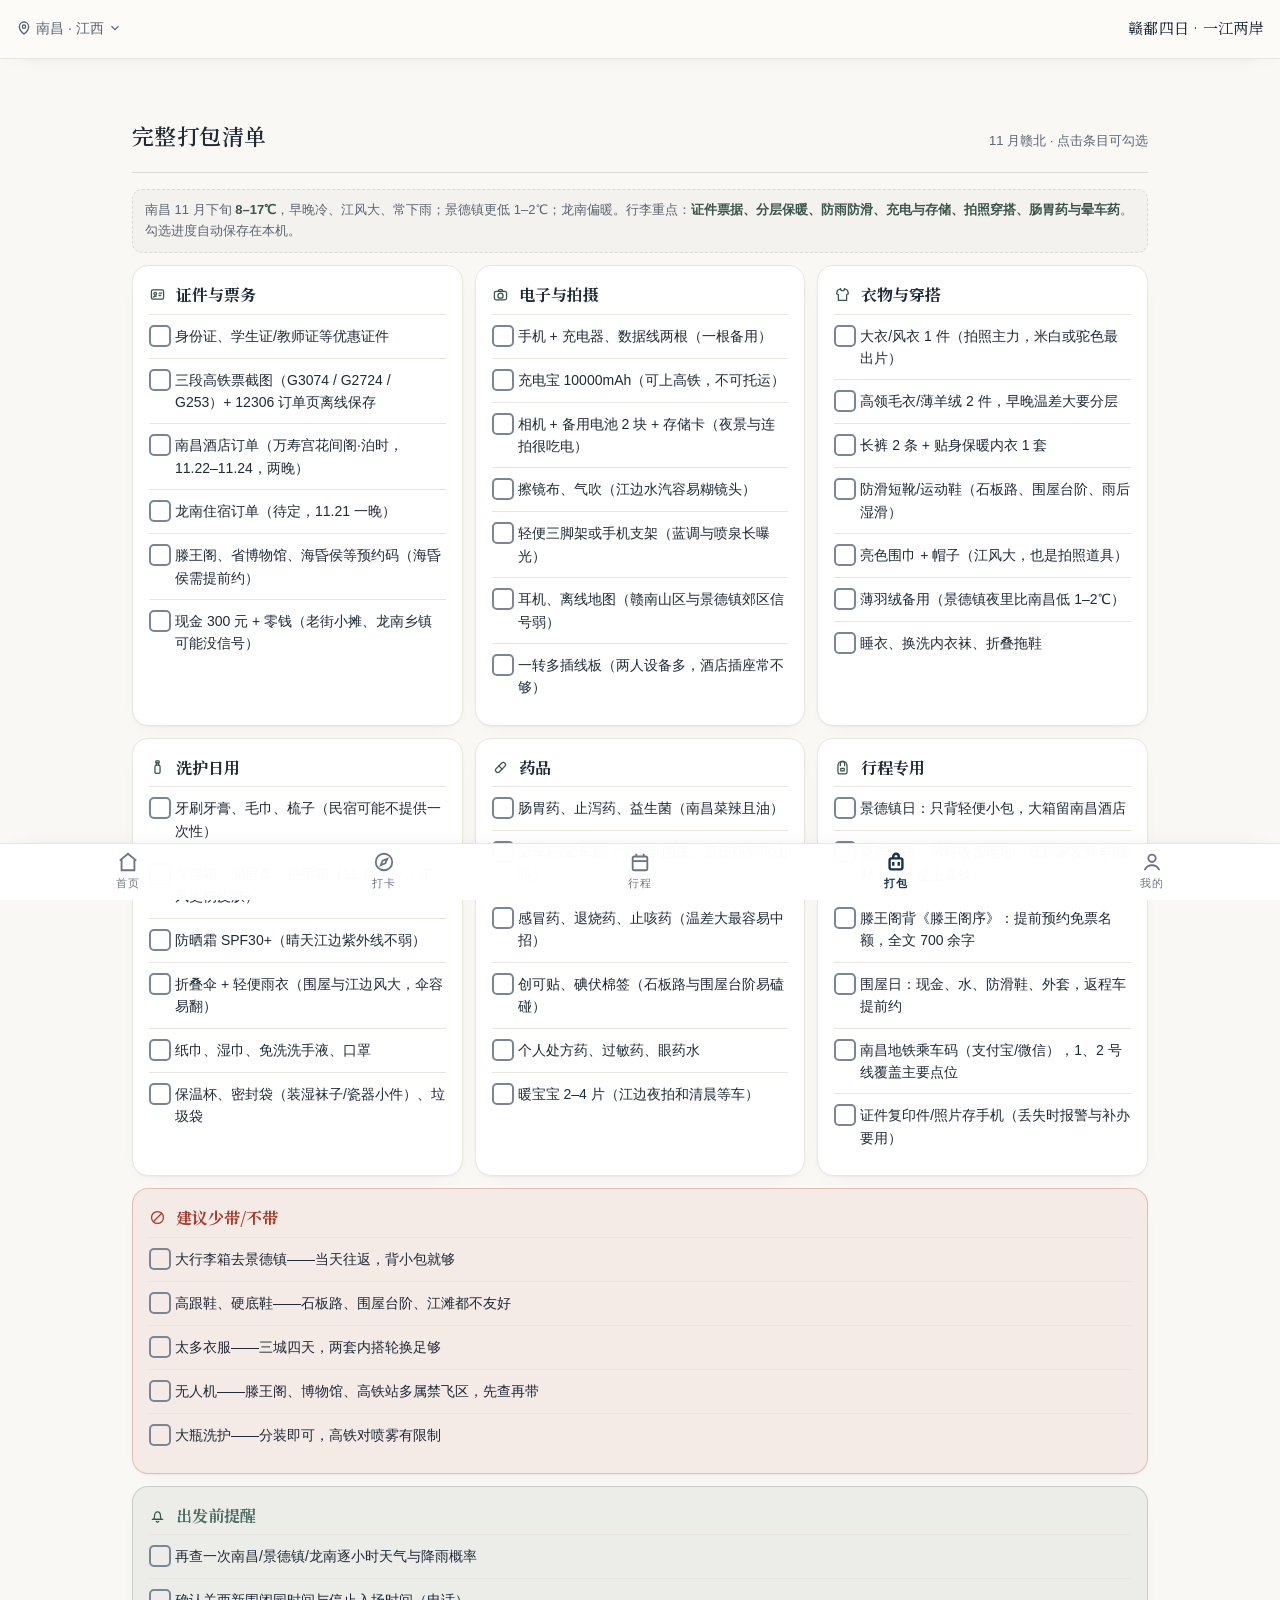
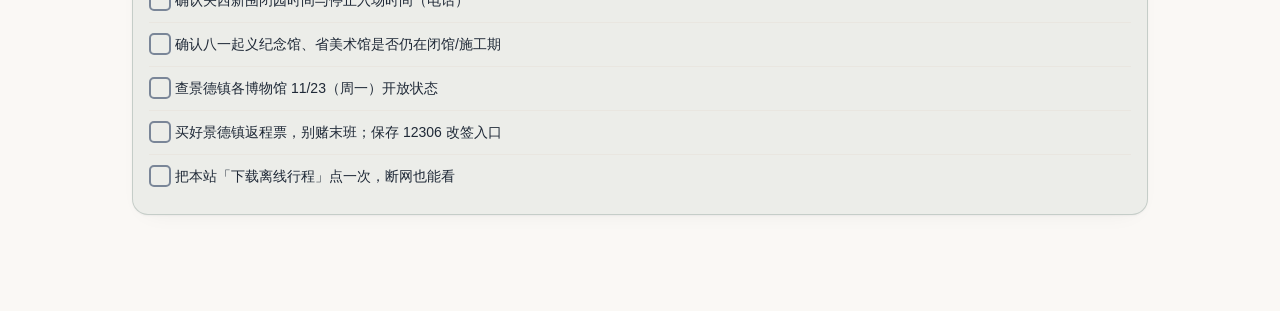
<file: pack.html>
<!DOCTYPE html>
<html lang="zh-CN">
<head>
<meta charset="UTF-8">
<meta name="viewport" content="width=device-width, initial-scale=1.0, maximum-scale=1.0, user-scalable=no, viewport-fit=cover">
<meta name="theme-color" content="#FAF8F5">
<meta name="mobile-web-app-capable" content="yes">
<meta name="apple-mobile-web-app-capable" content="yes">
<meta name="apple-mobile-web-app-status-bar-style" content="black-translucent">
<meta name="description" content="赣鄱四日打包清单：11 月南昌景德镇 8–17℃、多雨，含证件票务、拍摄装备、穿搭、药品与行程专用，勾选进度自动保存在本机。">
<title>打包 | 赣鄱四日 · 龙南 南昌 景德镇</title>
<link rel="manifest" href="manifest.webmanifest">
<link rel="icon" href="assets/icon-192.png">
<link rel="apple-touch-icon" href="assets/icon-192.png">
<!-- shell:critical — 首帧即上主题底色，避免外部样式表到达前出现白闪 -->
<style>html{background:#FAF7F0}</style>
<link rel="preload" as="font" type="font/woff2" href="assets/fonts/noto-serif-sc-subset.woff2" crossorigin>
<link rel="stylesheet" href="css/style.css">
</head>
<body data-page="pack">
<!-- shell:icons — 手绘 SVG 图标雪碧图，改图标请改 tools/build-shell.py 后重跑 -->
<svg class="ic-sprite" aria-hidden="true" focusable="false">
  <symbol id="i-locate" viewBox="0 0 24 24"><path d="M12 21s-6.5-5.4-6.5-10.2A6.5 6.5 0 0 1 18.5 10.8C18.5 15.6 12 21 12 21z"/><circle cx="12" cy="10.6" r="2.4"/></symbol>
  <symbol id="i-heart" viewBox="0 0 24 24"><path d="M20.8 4.8a5.4 5.4 0 0 0-7.6 0L12 6.1l-1.2-1.3a5.4 5.4 0 0 0-7.6 7.6l1.2 1.3L12 21l7.6-7.3 1.2-1.3a5.4 5.4 0 0 0 0-7.6z"/></symbol>
  <symbol id="i-close" viewBox="0 0 24 24"><path d="M6.4 6.4 17.6 17.6M17.6 6.4 6.4 17.6"/></symbol>
  <symbol id="i-search" viewBox="0 0 24 24"><circle cx="10.8" cy="10.8" r="6.4"/><path d="m20 20-4.6-4.6"/></symbol>
  <symbol id="i-chevron" viewBox="0 0 24 24"><path d="m9.5 5 6.5 7-6.5 7"/></symbol>
  <symbol id="i-up" viewBox="0 0 24 24"><path d="M12 19.6V6.6"/><path d="m6.6 12.2 5.4-5.4 5.4 5.4"/></symbol>
  <symbol id="i-check" viewBox="0 0 24 24"><path d="m5 12.6 4.6 4.6L19 6.6"/></symbol>
  <symbol id="i-bulb" viewBox="0 0 24 24"><path d="M9.6 18.4h4.8"/><path d="M10.6 20.8h2.8"/><path d="M12 3.4a5.8 5.8 0 0 1 3.5 10.5c-.7.5-1.1 1.3-1.1 2.1H9.6c0-.8-.4-1.6-1.1-2.1A5.8 5.8 0 0 1 12 3.4z"/></symbol>
  <symbol id="i-download" viewBox="0 0 24 24"><path d="M12 3.8v10.2"/><path d="m8.2 10.4 3.8 3.8 3.8-3.8"/><path d="M4.6 18v1.6a2 2 0 0 0 2 2h10.8a2 2 0 0 0 2-2V18"/></symbol>
  <symbol id="i-install" viewBox="0 0 24 24"><rect x="7" y="3.2" width="10" height="17.6" rx="2.2"/><path d="M10.6 6.4h2.8"/><path d="M12 9.6v5.4"/><path d="m10.1 12.4 1.9 2 1.9-2"/></symbol>
  <symbol id="i-bag" viewBox="0 0 24 24"><rect x="4.2" y="8" width="15.6" height="12" rx="2.2"/><path d="M9 8V6.2a3 3 0 0 1 6 0V8"/><path d="M9 12.4v3.6M15 12.4v3.6"/></symbol>
  <symbol id="i-map" viewBox="0 0 24 24"><path d="M9 4 3.5 6.5v13L9 17l6 2.5L21 17V4l-6 2.5z"/><path d="M9 4v13M15 6.5v13"/></symbol>
  <symbol id="i-trash" viewBox="0 0 24 24"><path d="M4.6 7h14.8"/><path d="M9.6 7V5.4A1.4 1.4 0 0 1 11 4h2a1.4 1.4 0 0 1 1.4 1.4V7"/><path d="M6.7 7l.8 12.1a2 2 0 0 0 2 1.9h5a2 2 0 0 0 2-1.9L17.3 7"/><path d="M10.4 11v6M13.6 11v6"/></symbol>
  <symbol id="i-chat" viewBox="0 0 24 24"><path d="M4 6.6A2.6 2.6 0 0 1 6.6 4h10.8A2.6 2.6 0 0 1 20 6.6V14a2.6 2.6 0 0 1-2.6 2.6H9.4L4 20.4z"/><circle cx="9" cy="10.4" r=".9" fill="currentColor" stroke="none"/><circle cx="12" cy="10.4" r=".9" fill="currentColor" stroke="none"/><circle cx="15" cy="10.4" r=".9" fill="currentColor" stroke="none"/></symbol>
  <symbol id="i-calendar" viewBox="0 0 24 24"><rect x="4" y="5.4" width="16" height="14.2" rx="2.2"/><path d="M4 10h16M8.6 3.4v3.4M15.4 3.4v3.4"/></symbol>
  <symbol id="i-users" viewBox="0 0 24 24"><circle cx="9.4" cy="8.4" r="3.2"/><path d="M3.6 19.6c.8-3.4 3.2-5.2 5.8-5.2s5 1.8 5.8 5.2"/><path d="M16.2 5.6a3.2 3.2 0 0 1 0 6"/><path d="M17.4 14.8c2.2.6 3.6 2.4 4.2 4.8"/></symbol>
  <symbol id="i-note" viewBox="0 0 24 24"><path d="M6 3.6h8.4L19 8.2v12.2H6z"/><path d="M14 3.6v4.8h4.8"/><path d="M9 12.8h6M9 16.2h4"/></symbol>
  <symbol id="i-plane" viewBox="0 0 24 24"><path d="M21.4 3.2 2.8 10.4l6.6 2.4 2.4 6.6z"/><path d="M21.4 3.2 9.4 12.8"/></symbol>
  <symbol id="i-sun" viewBox="0 0 24 24"><circle cx="8" cy="7.6" r="2.9"/><path d="M8 2.8v1.5M3.1 7.6h1.5M11.4 7.6h1.5M4.5 4.1 3.6 3.2M11.5 4.1l.9-.9"/><path d="M17.6 18.6H9.4a3.3 3.3 0 0 1 .2-6.6 4.6 4.6 0 0 1 8.6.8 3.4 3.4 0 0 1-.6 5.8z"/></symbol>
  <symbol id="i-moon" viewBox="0 0 24 24"><circle cx="11.4" cy="12.8" r="7"/><circle cx="9" cy="10.6" r="1.3"/><circle cx="13.6" cy="14.4" r="1"/><circle cx="11" cy="16.2" r=".7"/><path d="M19.4 3.4l.5 1.4 1.4.5-1.4.5-.5 1.4-.5-1.4-1.4-.5 1.4-.5z" fill="currentColor" stroke="none"/></symbol>
  <symbol id="i-music" viewBox="0 0 24 24"><circle cx="7.6" cy="17.4" r="2.6"/><circle cx="16.4" cy="15.2" r="2.6"/><path d="M10.2 17.4V6.6l8.8-1.8v10.4"/></symbol>
  <symbol id="i-bowl" viewBox="0 0 24 24"><path d="M3.8 11.6h16.4a8.2 8.2 0 0 1-16.4 0z"/><path d="M2.6 11.6h18.8"/><path d="M9.4 8.6c1.2-1.4 1.2-2.6 0-4M14.6 8.6c1.2-1.4 1.2-2.6 0-4"/></symbol>
  <symbol id="i-noodle" viewBox="0 0 24 24"><path d="M4.4 12.2h15.2a7.6 7.6 0 0 1-15.2 0z"/><path d="M3.2 12.2h17.6"/><path d="M14.6 3.2 20.8 9.4M17.4 2.6 21.6 6.8"/><path d="M8.8 9.4c2.4-1.6 4.4 1.6 6.8 0"/></symbol>
  <symbol id="i-rice" viewBox="0 0 24 24"><path d="M4 12.6h16a8 8 0 0 1-16 0z"/><path d="M2.8 12.6h18.4"/><path d="M6.8 12.6a5.2 5.2 0 0 1 10.4 0"/><circle cx="10.2" cy="9.6" r=".7" fill="currentColor" stroke="none"/><circle cx="13.6" cy="10" r=".7" fill="currentColor" stroke="none"/></symbol>
  <symbol id="i-fish" viewBox="0 0 24 24"><path d="M15 12c-2.4-3.8-5-5.4-7.6-5.4C4.6 6.6 3 9.2 3 12s1.6 5.4 4.4 5.4c2.6 0 5.2-1.6 7.6-5.4z"/><path d="M15 7.4 20.4 12 15 16.6z"/><circle cx="6.6" cy="10.8" r=".8" fill="currentColor" stroke="none"/></symbol>
  <symbol id="i-meat" viewBox="0 0 24 24"><path d="M5.2 8.2c3.6-3 8.6-3.4 12.2-.8 3 2.2 3.4 6 .8 8.8-2.6 2.8-7.4 3.6-11 1.6-3.6-2-4.6-6.8-2-9.6z"/><path d="M8 10.8c2.8-1.4 5.8-.8 7.6 1.6"/></symbol>
  <symbol id="i-chili" viewBox="0 0 24 24"><path d="M8 19.4c-3-3.8-2.2-9 1.8-11.2 2.6-1.4 5.2-.4 5.8 1.6-3.6 1-5.6 4.2-4.6 7.6.4 1.4-.6 2.6-3 2z"/><path d="M13.4 6.4c1.2-1.6 2.8-1.8 4.2-1-.4 1.4-1.4 2.4-2.8 2.6"/></symbol>
  <symbol id="i-fire" viewBox="0 0 24 24"><path d="M12 20.8c3.3 0 5.8-2.3 5.8-5.4 0-5.6-5.8-6.6-5.8-11.4 0 0-6.2 3.2-6.2 9.6 0 4 3 7.2 6.2 7.2z"/><path d="M12 20.8c1.7 0 3-1.2 3-2.9 0-2.4-2.4-3.4-2.4-5.9 0 0-3 1.7-3 4.7 0 2.3 1.1 4.1 2.4 4.1z"/></symbol>
  <symbol id="i-drumstick" viewBox="0 0 24 24"><path d="M18.4 5.2c1 2.6-.4 5.4-3 7-2.4 1.4-5.2 1.6-7.4.6l2.2-2.2c1.8-1.8 2.4-4.4 1.4-6.4z"/><path d="M8.2 12.6 5.2 15.6"/><circle cx="4.4" cy="17" r="1.8"/><circle cx="7" cy="14.4" r="1.8"/></symbol>
  <symbol id="i-dumpling" viewBox="0 0 24 24"><path d="M3.8 15.6c0-4 3.7-7.2 8.2-7.2s8.2 3.2 8.2 7.2z"/><path d="M3.8 15.6h16.4"/><path d="M7.2 10.8c-.6 1.4-1 3-1 4.8M12 8.8v6.8M16.8 10.8c.6 1.4 1 3 1 4.8"/></symbol>
  <symbol id="i-tofu" viewBox="0 0 24 24"><rect x="4.4" y="6.8" width="15.2" height="11" rx="2"/><path d="M4.4 11.4h15.2M9.8 6.8v11"/></symbol>
  <symbol id="i-veg" viewBox="0 0 24 24"><path d="M6.6 17.8C4 15 4.6 9.6 9.4 6.8c4.8-2.8 10-1.2 11.4 3 1.4 4.4-2.2 9-7 9.8-2.8.4-5.6.2-7.2-1.8z"/><path d="M9.6 17.4C11.6 12.8 14.2 9.4 17.8 7.4"/></symbol>
  <symbol id="i-skewer" viewBox="0 0 24 24"><path d="M9.2 21V4.2"/><circle cx="9.2" cy="7.6" r="2.5"/><circle cx="9.2" cy="12.6" r="2.5"/><circle cx="9.2" cy="17.6" r="2.5"/></symbol>
  <symbol id="i-drink" viewBox="0 0 24 24"><path d="M6.6 6.6h10.8l-1.4 13a2 2 0 0 1-2 1.8h-4a2 2 0 0 1-2-1.8z"/><path d="M5.4 6.6h13.2"/><path d="M14.6 2.8 12.4 7"/><path d="M9.6 11.4h4.4v3.4H9.6z"/></symbol>
  <symbol id="i-pig" viewBox="0 0 24 24"><circle cx="12" cy="12.6" r="6.8"/><path d="M6.6 8 5.2 4.4l3.8 1.6M17.4 8l1.4-3.6-3.8 1.6"/><ellipse cx="12" cy="14.2" rx="3.2" ry="2.2"/><circle cx="10.8" cy="14.2" r=".6" fill="currentColor" stroke="none"/><circle cx="13.2" cy="14.2" r=".6" fill="currentColor" stroke="none"/><circle cx="9.4" cy="10.8" r=".7" fill="currentColor" stroke="none"/><circle cx="14.6" cy="10.8" r=".7" fill="currentColor" stroke="none"/></symbol>
  <symbol id="i-hotel" viewBox="0 0 24 24"><path d="M3.4 20.4V7.6"/><path d="M3.4 14.4h17.2v6"/><path d="M8 11.6a2.4 2.4 0 0 1 2.4-2.4h5.6a2.4 2.4 0 0 1 2.4 2.4v2.8"/></symbol>
  <symbol id="i-craft" viewBox="0 0 24 24"><path d="M12 3.6 20.4 12 12 20.4 3.6 12z"/><path d="M12 8.2 15.8 12 12 15.8 8.2 12z"/></symbol>
  <symbol id="i-silver" viewBox="0 0 24 24"><path d="M4.6 5.6c0 6.4 3.3 10.6 7.4 12.8 4.1-2.2 7.4-6.4 7.4-12.8"/><path d="M4.6 5.6h14.8"/><circle cx="12" cy="19.4" r="1.5"/></symbol>
  <symbol id="i-wine" viewBox="0 0 24 24"><path d="M7 6.8h10l-1.2 11.2a2.4 2.4 0 0 1-2.4 2.2h-2.8a2.4 2.4 0 0 1-2.4-2.2z"/><path d="M7 6.8c0-2 2.2-3.4 5-3.4s5 1.4 5 3.4"/><path d="M8.2 11.6h7.6"/></symbol>
  <symbol id="i-stage" viewBox="0 0 24 24"><path d="M3.6 20.4V6.4M20.4 20.4V6.4"/><path d="M3.6 6.4h16.8"/><path d="M6 6.4c0 5.4 2 9.2 6 9.6 4-.4 6-4.2 6-9.6"/></symbol>
  <symbol id="i-house" viewBox="0 0 24 24"><path d="M3.6 10.6 12 4.2l8.4 6.4"/><path d="M6.2 9.4v5.2h11.6V9.4"/><path d="M8.6 14.6v5.8M15.4 14.6v5.8"/><path d="M6.4 20.4h11.2"/></symbol>
  <symbol id="i-compass" viewBox="0 0 24 24"><circle cx="12" cy="12" r="8.4"/><path d="m15.2 8.8-2.2 5.6-5.6 2.2 2.2-5.6z"/></symbol>
  <symbol id="i-card" viewBox="0 0 24 24"><rect x="3.4" y="5.4" width="17.2" height="13.2" rx="2.2"/><circle cx="8.8" cy="11" r="1.9"/><path d="M14.2 10.2h3.6M14.2 13.4h2.4"/><path d="M6.2 15.6c1.2-1 2.6-1.4 4-1.2"/></symbol>
  <symbol id="i-plug" viewBox="0 0 24 24"><path d="M9 3.6v5M15 3.6v5"/><path d="M7 8.6h10v2.8a5 5 0 0 1-10 0z"/><path d="M12 16.4v4"/></symbol>
  <symbol id="i-coat" viewBox="0 0 24 24"><path d="M9.2 3.8 5 6 3.6 10.8 6.2 12.4v8h11.6v-8l2.6-1.6-1.4-4.8-4.2-2.2"/><path d="M9.2 3.8c0 1.6 1.3 2.8 2.8 2.8s2.8-1.2 2.8-2.8"/></symbol>
  <symbol id="i-bottle" viewBox="0 0 24 24"><rect x="8.4" y="8.8" width="7.2" height="11.6" rx="2"/><path d="M10.4 8.8V5.6h3.2v3.2"/><rect x="9.6" y="2.6" width="4.8" height="3" rx="1"/></symbol>
  <symbol id="i-pill" viewBox="0 0 24 24"><g transform="rotate(-45 12 12)"><rect x="3.4" y="8.8" width="17.2" height="6.4" rx="3.2"/><path d="M12 8.8v6.4"/></g></symbol>
  <symbol id="i-backpack" viewBox="0 0 24 24"><path d="M5.6 9.4a6.4 6.4 0 0 1 12.8 0v9.2a2.4 2.4 0 0 1-2.4 2.4H8a2.4 2.4 0 0 1-2.4-2.4z"/><path d="M9 9.4V6.8a3 3 0 0 1 6 0v2.6"/><path d="M9.6 13.2h4.8v3.6H9.6z"/></symbol>
  <symbol id="i-ban" viewBox="0 0 24 24"><circle cx="12" cy="12" r="8.4"/><path d="M6.4 17.6 17.6 6.4"/></symbol>
  <symbol id="i-bell" viewBox="0 0 24 24"><path d="M6.4 17.4c1-1.2 1.4-2.6 1.4-4.2C7.8 9.4 9.6 7 12 7s4.2 2.4 4.2 6.2c0 1.6.4 3 1.4 4.2z"/><path d="M4.6 17.4h14.8"/><path d="M10.2 20.4a2.1 2.1 0 0 0 3.6 0"/></symbol>
  <symbol id="i-train" viewBox="0 0 24 24"><rect x="5.4" y="4" width="13.2" height="12.4" rx="3"/><path d="M5.4 10.4h13.2"/><path d="M9 20l1.8-3.6M15 20l-1.8-3.6"/><path d="M8 16.4h.01M16 16.4h.01"/></symbol>
  <symbol id="i-camera" viewBox="0 0 24 24"><rect x="3.4" y="7.6" width="17.2" height="12" rx="2.6"/><path d="M8.6 7.6 10 5.2h4l1.4 2.4"/><circle cx="12" cy="13.6" r="3.6"/></symbol>
  <symbol id="i-umbrella" viewBox="0 0 24 24"><path d="M3.4 12.2a8.6 8.6 0 0 1 17.2 0z"/><path d="M12 12.2v6.4a2.4 2.4 0 0 1-4.8 0"/><path d="M12 3.6v1"/></symbol>
  <symbol id="i-ticket" viewBox="0 0 24 24"><path d="M3.6 8.2V6.4h16.8v1.8a2.4 2.4 0 0 0 0 4.4v1.8H3.6v-1.8a2.4 2.4 0 0 0 0-4.4z"/><path d="M9 8.4v7.2" stroke-dasharray="2 2.4"/></symbol>
  <symbol id="i-clock" viewBox="0 0 24 24"><circle cx="12" cy="12" r="8.4"/><path d="M12 7.6V12l3.2 2"/></symbol>
  <symbol id="i-porcelain" viewBox="0 0 24 24"><path d="M8 3.6h8l-.6 3.2c2 1.2 3.2 3.4 3.2 6 0 4.2-3.2 7.6-6.6 7.6S5.4 17 5.4 12.8c0-2.6 1.2-4.8 3.2-6z"/><path d="M9.4 8.6c1.6 1 3.6 1 5.2 0"/><path d="M9.6 3.6c0-1.2 1-1.6 1.6-1.6"/></symbol>
  <symbol id="i-pagoda" viewBox="0 0 24 24"><path d="M4.6 19.4h14.8"/><path d="M6.4 19.4V9.2h11.2v10.2"/><path d="M4 9.2h16L12 4z"/><path d="M9.6 19.4v-5.6h4.8v5.6"/><path d="M12 4V1.8"/></symbol>
  <symbol id="i-fountain" viewBox="0 0 24 24"><path d="M3 20.4h18"/><path d="M12 20.4V12"/><path d="M12 12c0-3 2-5 4.4-5.6M12 12c0-3-2-5-4.4-5.6"/><path d="M12 12c0-2 .8-3.6 2-4.6M12 12c0-2-.8-3.6-2-4.6"/><path d="M6.6 6.4h.01M17.4 6.4h.01"/></symbol>
</svg>
<!-- /shell:icons -->

<!-- shell:topbar — 由 tools/build-shell.py 生成，改壳请改脚本后重跑 -->
<header class="topbar">
  <div class="topbar-row">
    <button class="loc-btn" id="locBtn" aria-label="定位">
      <svg viewBox="0 0 24 24" width="16" height="16" fill="none" stroke="currentColor" stroke-width="2"><path d="M12 21s-7-5.5-7-11a7 7 0 1 1 14 0c0 5.5-7 11-7 11z"/><circle cx="12" cy="10" r="2.5"/></svg>
      <span id="locText">南昌 · 江西</span>
      <svg viewBox="0 0 24 24" width="14" height="14" fill="none" stroke="currentColor" stroke-width="2"><path d="m6 9 6 6 6-6"/></svg>
    </button>
    <span class="topbar-title">赣鄱四日 · 一江两岸</span>
  </div>
</header>
<!-- /shell:topbar -->

<!-- shell:tabbar — 由 tools/build-shell.py 生成，改壳请改脚本后重跑 -->
<nav class="tabbar" aria-label="主导航">
  <a class="tab" href="index.html" aria-label="首页">
    <svg viewBox="0 0 24 24" fill="none" stroke="currentColor" stroke-width="2"><path d="M3 10.5 12 3l9 7.5"/><path d="M5 9.5V21h14V9.5"/></svg>
    <span>首页</span>
  </a>
  <a class="tab" href="explore.html" aria-label="打卡">
    <svg viewBox="0 0 24 24" fill="none" stroke="currentColor" stroke-width="2"><circle cx="12" cy="12" r="9"/><path d="m15.5 8.5-2 5-5 2 2-5z"/></svg>
    <span>打卡</span>
  </a>
  <a class="tab" href="trip.html" aria-label="行程">
    <svg viewBox="0 0 24 24" fill="none" stroke="currentColor" stroke-width="2"><path d="M8 3v3M16 3v3"/><rect x="4" y="6" width="16" height="15" rx="2"/><path d="M4 11h16"/></svg>
    <span>行程</span>
  </a>
  <a class="tab active" href="pack.html" aria-label="打包" aria-current="page">
    <svg viewBox="0 0 24 24" fill="none" stroke="currentColor" stroke-width="2"><rect x="5" y="8" width="14" height="12" rx="2"/><path d="M9 8V6a3 3 0 0 1 6 0v2M9 12v4M15 12v4"/></svg>
    <span>打包</span>
  </a>
  <a class="tab" href="me.html" aria-label="我的">
    <svg viewBox="0 0 24 24" fill="none" stroke="currentColor" stroke-width="2"><circle cx="12" cy="8" r="4"/><path d="M4 21c1.5-4 5-5.5 8-5.5s6.5 1.5 8 5.5"/></svg>
    <span>我的</span>
  </a>
</nav>
<!-- /shell:tabbar -->


<main id="app">
<section class="view" data-view="pack">
  <div class="sec-head"><h2>完整打包清单</h2><span class="sec-sub">11 月赣北 · 点击条目可勾选</span></div>
  <p class="pack-note">南昌 11 月下旬 <b>8–17℃</b>，早晚冷、江风大、常下雨；景德镇更低 1–2℃；龙南偏暖。行李重点：<b>证件票据、分层保暖、防雨防滑、充电与存储、拍照穿搭、肠胃药与晕车药</b>。勾选进度自动保存在本机。</p>
  <div class="pack-grid" id="packList">
    <div class="pack-card">
      <h3><svg class="ic h-ico" aria-hidden="true"><use href="#i-card"/></svg> 证件与票务</h3>
      <ul>
        <li data-pack="证件票-身份证学生证驾" role="checkbox" tabindex="0" aria-checked="false">身份证、学生证/教师证等优惠证件</li>
        <li data-pack="证件票-三段高铁票截" role="checkbox" tabindex="0" aria-checked="false">三段高铁票截图（G3074 / G2724 / G253）+ 12306 订单页离线保存</li>
        <li data-pack="证件票-南昌酒店订单" role="checkbox" tabindex="0" aria-checked="false">南昌酒店订单（万寿宫花间阁·泊时，11.22–11.24，两晚）</li>
        <li data-pack="证件票-龙南住宿订单" role="checkbox" tabindex="0" aria-checked="false">龙南住宿订单（待定，11.21 一晚）</li>
        <li data-pack="证件票-滕王阁省博预" role="checkbox" tabindex="0" aria-checked="false">滕王阁、省博物馆、海昏侯等预约码（海昏侯需提前约）</li>
        <li data-pack="证件票-现金300零钱" role="checkbox" tabindex="0" aria-checked="false">现金 300 元 + 零钱（老街小摊、龙南乡镇可能没信号）</li>
      </ul>
    </div>
    <div class="pack-card">
      <h3><svg class="ic h-ico" aria-hidden="true"><use href="#i-camera"/></svg> 电子与拍摄</h3>
      <ul>
        <li data-pack="电子拍-手机充电器数据" role="checkbox" tabindex="0" aria-checked="false">手机 + 充电器、数据线两根（一根备用）</li>
        <li data-pack="电子拍-充电宝10000" role="checkbox" tabindex="0" aria-checked="false">充电宝 10000mAh（可上高铁，不可托运）</li>
        <li data-pack="电子拍-相机备用电池存" role="checkbox" tabindex="0" aria-checked="false">相机 + 备用电池 2 块 + 存储卡（夜景与连拍很吃电）</li>
        <li data-pack="电子拍-擦镜布气吹" role="checkbox" tabindex="0" aria-checked="false">擦镜布、气吹（江边水汽容易糊镜头）</li>
        <li data-pack="电子拍-轻便三脚架或" role="checkbox" tabindex="0" aria-checked="false">轻便三脚架或手机支架（蓝调与喷泉长曝光）</li>
        <li data-pack="电子拍-耳机离线地图" role="checkbox" tabindex="0" aria-checked="false">耳机、离线地图（赣南山区与景德镇郊区信号弱）</li>
        <li data-pack="电子拍-插线板一转多" role="checkbox" tabindex="0" aria-checked="false">一转多插线板（两人设备多，酒店插座常不够）</li>
      </ul>
    </div>
    <div class="pack-card">
      <h3><svg class="ic h-ico" aria-hidden="true"><use href="#i-coat"/></svg> 衣物与穿搭</h3>
      <ul>
        <li data-pack="衣物穿-大衣或风衣一" role="checkbox" tabindex="0" aria-checked="false">大衣/风衣 1 件（拍照主力，米白或驼色最出片）</li>
        <li data-pack="衣物穿-高领毛衣薄羊" role="checkbox" tabindex="0" aria-checked="false">高领毛衣/薄羊绒 2 件，早晚温差大要分层</li>
        <li data-pack="衣物穿-长裤2条贴" role="checkbox" tabindex="0" aria-checked="false">长裤 2 条 + 贴身保暖内衣 1 套</li>
        <li data-pack="衣物穿-防滑短靴或" role="checkbox" tabindex="0" aria-checked="false">防滑短靴/运动鞋（石板路、围屋台阶、雨后湿滑）</li>
        <li data-pack="衣物穿-亮色围巾帽" role="checkbox" tabindex="0" aria-checked="false">亮色围巾 + 帽子（江风大，也是拍照道具）</li>
        <li data-pack="衣物穿-薄羽绒备一" role="checkbox" tabindex="0" aria-checked="false">薄羽绒备用（景德镇夜里比南昌低 1–2℃）</li>
        <li data-pack="衣物穿-睡衣换洗内" role="checkbox" tabindex="0" aria-checked="false">睡衣、换洗内衣袜、折叠拖鞋</li>
      </ul>
    </div>
    <div class="pack-card">
      <h3><svg class="ic h-ico" aria-hidden="true"><use href="#i-bottle"/></svg> 洗护日用</h3>
      <ul>
        <li data-pack="洗护日-牙刷牙膏毛巾" role="checkbox" tabindex="0" aria-checked="false">牙刷牙膏、毛巾、梳子（民宿可能不提供一次性）</li>
        <li data-pack="洗护日-保湿霜润唇" role="checkbox" tabindex="0" aria-checked="false">保湿霜、润唇膏、护手霜（11 月干冷，江风更伤皮肤）</li>
        <li data-pack="洗护日-防晒霜SPF" role="checkbox" tabindex="0" aria-checked="false">防晒霜 SPF30+（晴天江边紫外线不弱）</li>
        <li data-pack="洗护日-折叠伞雨衣" role="checkbox" tabindex="0" aria-checked="false">折叠伞 + 轻便雨衣（围屋与江边风大，伞容易翻）</li>
        <li data-pack="洗护日-纸巾湿巾免" role="checkbox" tabindex="0" aria-checked="false">纸巾、湿巾、免洗洗手液、口罩</li>
        <li data-pack="洗护日-保温杯密封袋" role="checkbox" tabindex="0" aria-checked="false">保温杯、密封袋（装湿袜子/瓷器小件）、垃圾袋</li>
      </ul>
    </div>
    <div class="pack-card">
      <h3><svg class="ic h-ico" aria-hidden="true"><use href="#i-pill"/></svg> 药品</h3>
      <ul>
        <li data-pack="药品-肠胃药止泻药" role="checkbox" tabindex="0" aria-checked="false">肠胃药、止泻药、益生菌（南昌菜辣且油）</li>
        <li data-pack="药品-晕车药晕车贴" role="checkbox" tabindex="0" aria-checked="false">晕车药/晕车贴（龙南到围屋、景德镇郊区山路）</li>
        <li data-pack="药品-感冒药退烧药" role="checkbox" tabindex="0" aria-checked="false">感冒药、退烧药、止咳药（温差大最容易中招）</li>
        <li data-pack="药品-创可贴碘伏棉" role="checkbox" tabindex="0" aria-checked="false">创可贴、碘伏棉签（石板路与围屋台阶易磕碰）</li>
        <li data-pack="药品-个人处方药过" role="checkbox" tabindex="0" aria-checked="false">个人处方药、过敏药、眼药水</li>
        <li data-pack="药品-暖宝宝2片" role="checkbox" tabindex="0" aria-checked="false">暖宝宝 2–4 片（江边夜拍和清晨等车）</li>
      </ul>
    </div>
    <div class="pack-card">
      <h3><svg class="ic h-ico" aria-hidden="true"><use href="#i-backpack"/></svg> 行程专用</h3>
      <ul>
        <li data-pack="行程专-景德镇日只背" role="checkbox" tabindex="0" aria-checked="false">景德镇日：只背轻便小包，大箱留南昌酒店</li>
        <li data-pack="行程专-瓷器快递地址提" role="checkbox" tabindex="0" aria-checked="false">瓷器快递：留好收货地址，让店家发顺丰/德邦，别手提上高铁</li>
        <li data-pack="行程专-滕王阁背序免" role="checkbox" tabindex="0" aria-checked="false">滕王阁背《滕王阁序》：提前预约免票名额，全文 700 余字</li>
        <li data-pack="行程专-围屋日现金与" role="checkbox" tabindex="0" aria-checked="false">围屋日：现金、水、防滑鞋、外套，返程车提前约</li>
        <li data-pack="行程专-南昌地铁乘车" role="checkbox" tabindex="0" aria-checked="false">南昌地铁乘车码（支付宝/微信），1、2 号线覆盖主要点位</li>
        <li data-pack="行程专-证件复印件一" role="checkbox" tabindex="0" aria-checked="false">证件复印件/照片存手机（丢失时报警与补办要用）</li>
      </ul>
    </div>
    <div class="pack-card warn">
      <h3><svg class="ic h-ico" aria-hidden="true"><use href="#i-ban"/></svg> 建议少带/不带</h3>
      <ul>
        <li data-pack="建议少-大行李箱景德" role="checkbox" tabindex="0" aria-checked="false">大行李箱去景德镇——当天往返，背小包就够</li>
        <li data-pack="建议少-高跟鞋硬底" role="checkbox" tabindex="0" aria-checked="false">高跟鞋、硬底鞋——石板路、围屋台阶、江滩都不友好</li>
        <li data-pack="建议少-太多衣服三" role="checkbox" tabindex="0" aria-checked="false">太多衣服——三城四天，两套内搭轮换足够</li>
        <li data-pack="建议少-无人机先查" role="checkbox" tabindex="0" aria-checked="false">无人机——滕王阁、博物馆、高铁站多属禁飞区，先查再带</li>
        <li data-pack="建议少-大瓶洗护分" role="checkbox" tabindex="0" aria-checked="false">大瓶洗护——分装即可，高铁对喷雾有限制</li>
      </ul>
    </div>
    <div class="pack-card tip">
      <h3><svg class="ic h-ico" aria-hidden="true"><use href="#i-bell"/></svg> 出发前提醒</h3>
      <ul>
        <li data-pack="出发前-再查一次南昌景" role="checkbox" tabindex="0" aria-checked="false">再查一次南昌/景德镇/龙南逐小时天气与降雨概率</li>
        <li data-pack="出发前-确认关西新围" role="checkbox" tabindex="0" aria-checked="false">确认关西新围闭园时间与停止入场时间（电话）</li>
        <li data-pack="出发前-确认八一起义" role="checkbox" tabindex="0" aria-checked="false">确认八一起义纪念馆、省美术馆是否仍在闭馆/施工期</li>
        <li data-pack="出发前-查景德镇周一" role="checkbox" tabindex="0" aria-checked="false">查景德镇各博物馆 11/23（周一）开放状态</li>
        <li data-pack="出发前-买好景德镇" role="checkbox" tabindex="0" aria-checked="false">买好景德镇返程票，别赌末班；保存 12306 改签入口</li>
        <li data-pack="出发前-把行程页离" role="checkbox" tabindex="0" aria-checked="false">把本站「下载离线行程」点一次，断网也能看</li>
      </ul>
    </div>
  </div>
</section>
</main>

<script src="js/data.js" defer></script>
<script src="js/layout.js" defer></script>
<script src="js/app.js" defer></script>
</body>
</html>
</file>
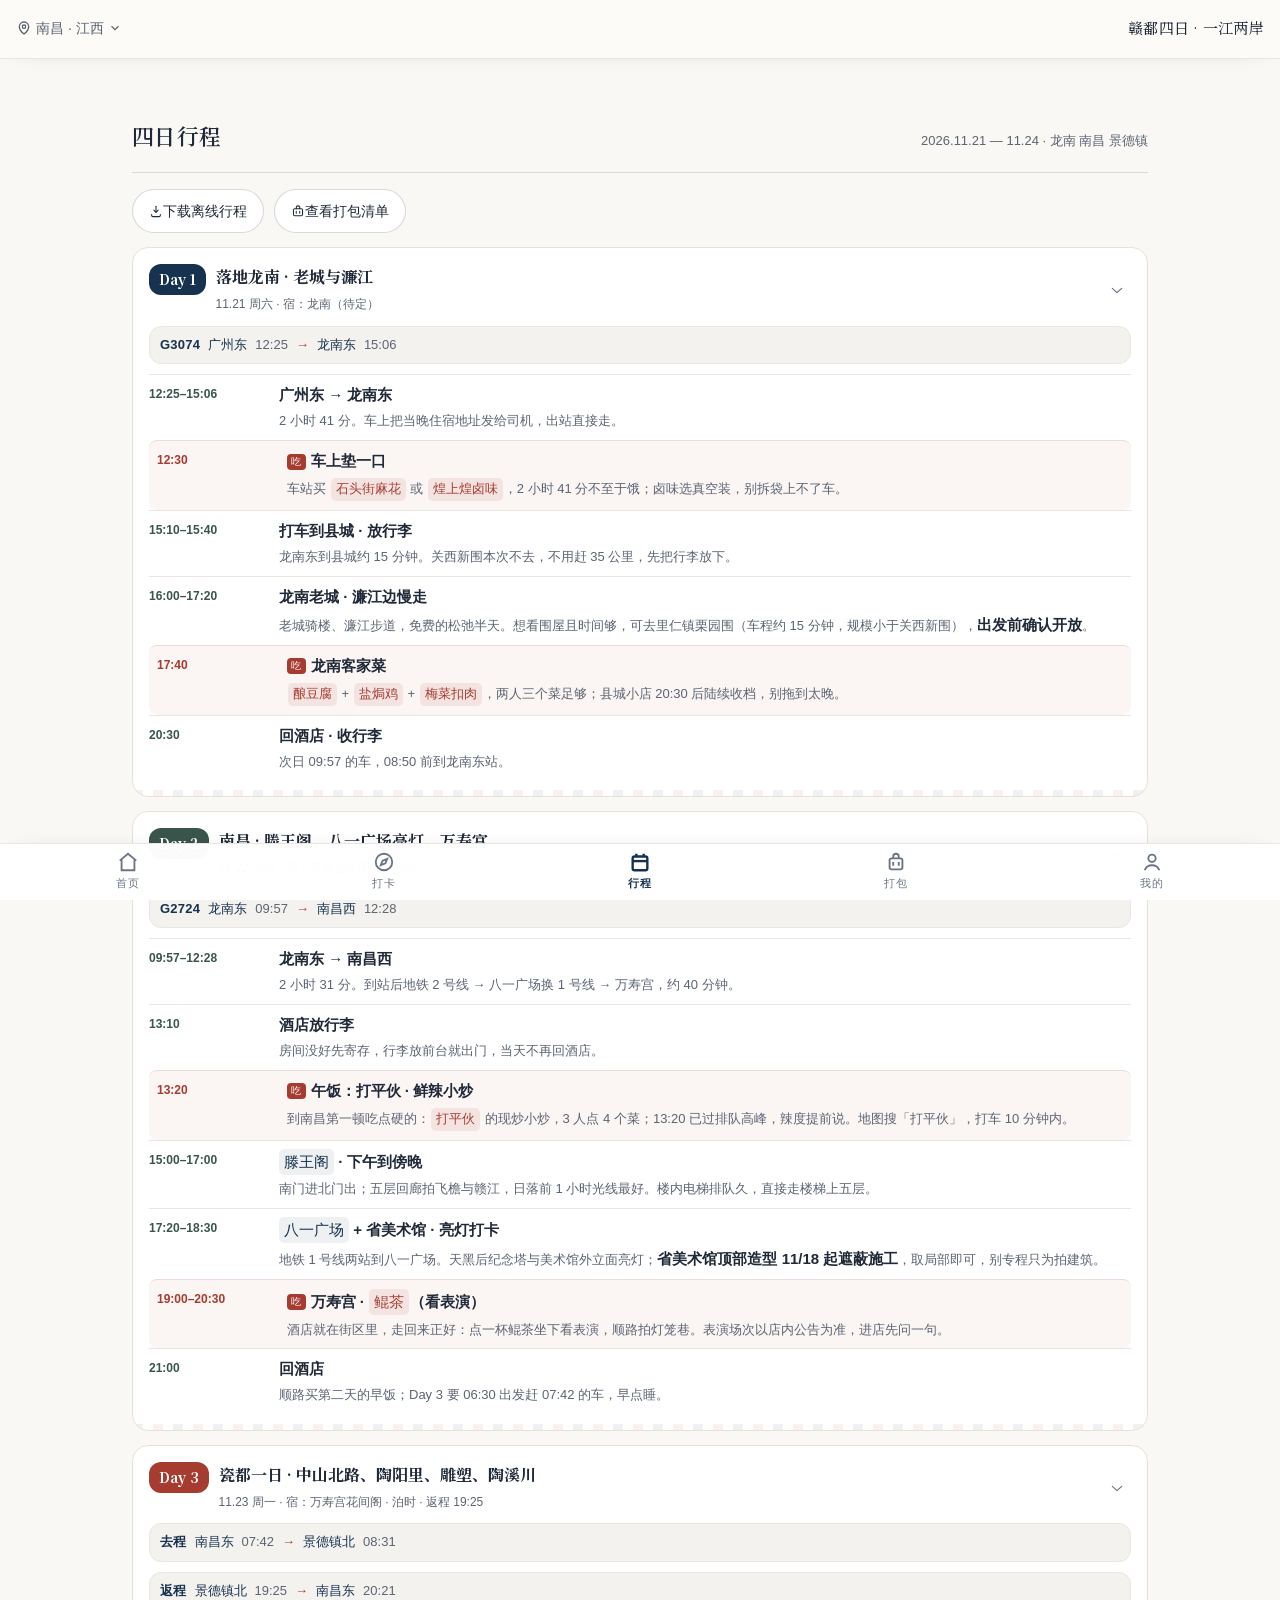
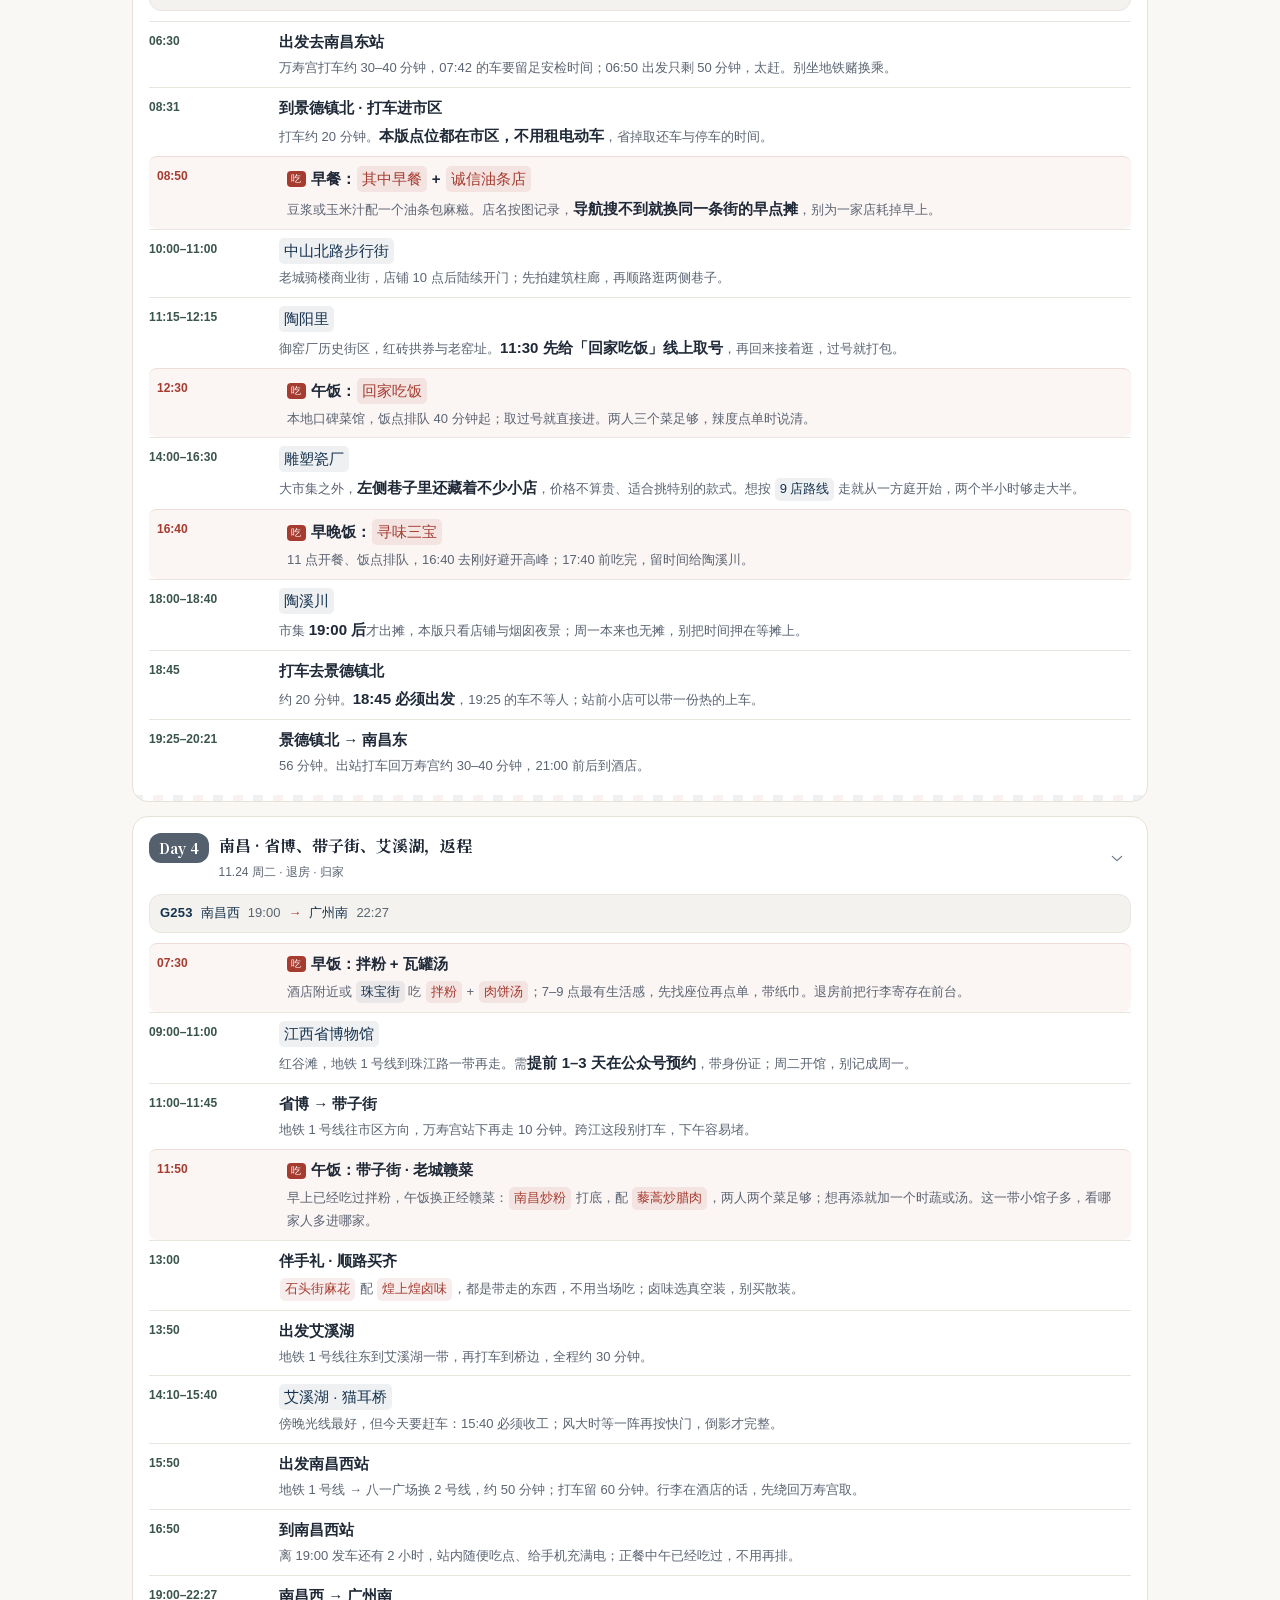
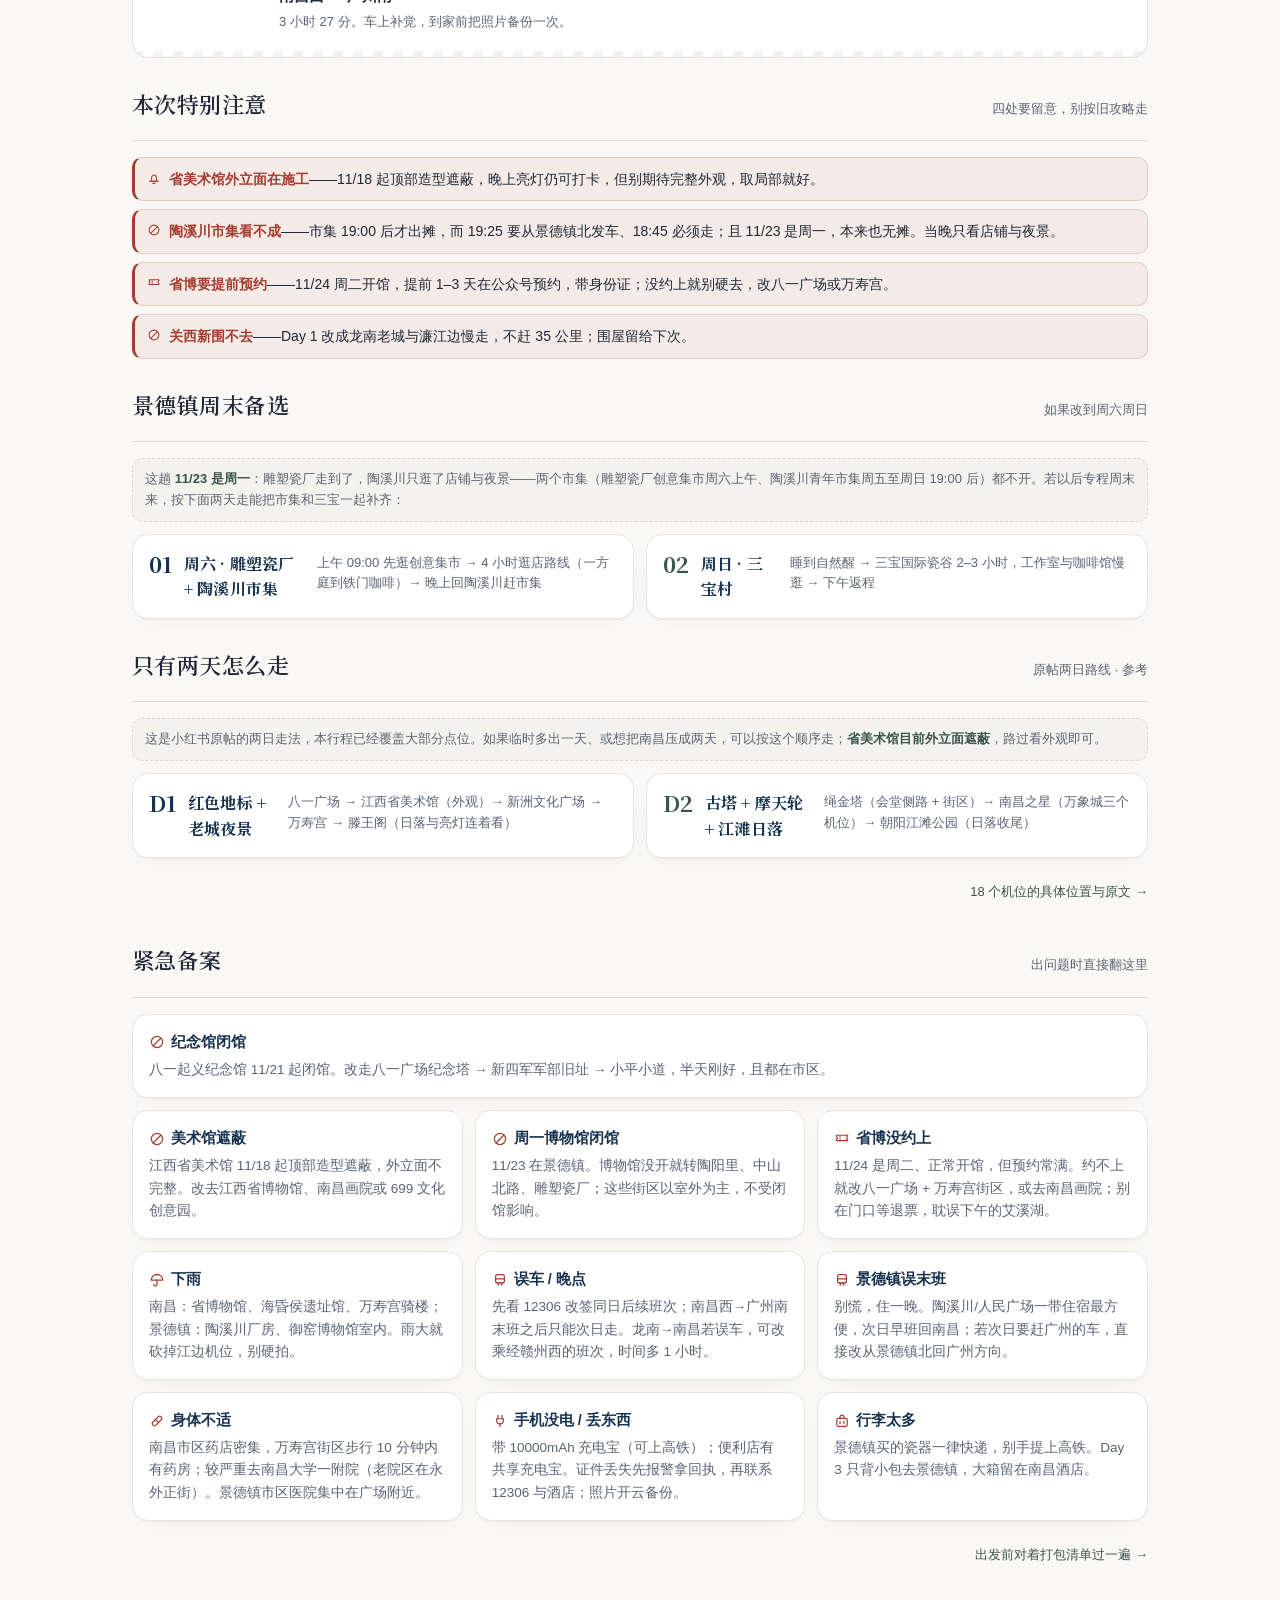
<file: trip.html>
<!DOCTYPE html>
<html lang="zh-CN">
<head>
<meta charset="UTF-8">
<meta name="viewport" content="width=device-width, initial-scale=1.0, maximum-scale=1.0, user-scalable=no, viewport-fit=cover">
<meta name="theme-color" content="#FAF8F5">
<meta name="mobile-web-app-capable" content="yes">
<meta name="apple-mobile-web-app-capable" content="yes">
<meta name="apple-mobile-web-app-status-bar-style" content="black-translucent">
<meta name="description" content="2026.11.21–11.24 赣鄱四日真实行程：广州东→龙南→南昌→景德镇→广州南，含三段高铁车次、逐站时间、避坑与紧急备案。">
<title>行程 | 赣鄱四日 · 龙南 南昌 景德镇</title>
<link rel="manifest" href="manifest.webmanifest">
<link rel="icon" href="assets/icon-192.png">
<link rel="apple-touch-icon" href="assets/icon-192.png">
<!-- shell:critical — 首帧即上主题底色，避免外部样式表到达前出现白闪 -->
<style>html{background:#FAF7F0}</style>
<link rel="preload" as="font" type="font/woff2" href="assets/fonts/noto-serif-sc-subset.woff2" crossorigin>
<link rel="stylesheet" href="css/style.css">
</head>
<body data-page="trip">
<!-- shell:icons — 手绘 SVG 图标雪碧图，改图标请改 tools/build-shell.py 后重跑 -->
<svg class="ic-sprite" aria-hidden="true" focusable="false">
  <symbol id="i-locate" viewBox="0 0 24 24"><path d="M12 21s-6.5-5.4-6.5-10.2A6.5 6.5 0 0 1 18.5 10.8C18.5 15.6 12 21 12 21z"/><circle cx="12" cy="10.6" r="2.4"/></symbol>
  <symbol id="i-heart" viewBox="0 0 24 24"><path d="M20.8 4.8a5.4 5.4 0 0 0-7.6 0L12 6.1l-1.2-1.3a5.4 5.4 0 0 0-7.6 7.6l1.2 1.3L12 21l7.6-7.3 1.2-1.3a5.4 5.4 0 0 0 0-7.6z"/></symbol>
  <symbol id="i-close" viewBox="0 0 24 24"><path d="M6.4 6.4 17.6 17.6M17.6 6.4 6.4 17.6"/></symbol>
  <symbol id="i-search" viewBox="0 0 24 24"><circle cx="10.8" cy="10.8" r="6.4"/><path d="m20 20-4.6-4.6"/></symbol>
  <symbol id="i-chevron" viewBox="0 0 24 24"><path d="m9.5 5 6.5 7-6.5 7"/></symbol>
  <symbol id="i-up" viewBox="0 0 24 24"><path d="M12 19.6V6.6"/><path d="m6.6 12.2 5.4-5.4 5.4 5.4"/></symbol>
  <symbol id="i-check" viewBox="0 0 24 24"><path d="m5 12.6 4.6 4.6L19 6.6"/></symbol>
  <symbol id="i-bulb" viewBox="0 0 24 24"><path d="M9.6 18.4h4.8"/><path d="M10.6 20.8h2.8"/><path d="M12 3.4a5.8 5.8 0 0 1 3.5 10.5c-.7.5-1.1 1.3-1.1 2.1H9.6c0-.8-.4-1.6-1.1-2.1A5.8 5.8 0 0 1 12 3.4z"/></symbol>
  <symbol id="i-download" viewBox="0 0 24 24"><path d="M12 3.8v10.2"/><path d="m8.2 10.4 3.8 3.8 3.8-3.8"/><path d="M4.6 18v1.6a2 2 0 0 0 2 2h10.8a2 2 0 0 0 2-2V18"/></symbol>
  <symbol id="i-install" viewBox="0 0 24 24"><rect x="7" y="3.2" width="10" height="17.6" rx="2.2"/><path d="M10.6 6.4h2.8"/><path d="M12 9.6v5.4"/><path d="m10.1 12.4 1.9 2 1.9-2"/></symbol>
  <symbol id="i-bag" viewBox="0 0 24 24"><rect x="4.2" y="8" width="15.6" height="12" rx="2.2"/><path d="M9 8V6.2a3 3 0 0 1 6 0V8"/><path d="M9 12.4v3.6M15 12.4v3.6"/></symbol>
  <symbol id="i-map" viewBox="0 0 24 24"><path d="M9 4 3.5 6.5v13L9 17l6 2.5L21 17V4l-6 2.5z"/><path d="M9 4v13M15 6.5v13"/></symbol>
  <symbol id="i-trash" viewBox="0 0 24 24"><path d="M4.6 7h14.8"/><path d="M9.6 7V5.4A1.4 1.4 0 0 1 11 4h2a1.4 1.4 0 0 1 1.4 1.4V7"/><path d="M6.7 7l.8 12.1a2 2 0 0 0 2 1.9h5a2 2 0 0 0 2-1.9L17.3 7"/><path d="M10.4 11v6M13.6 11v6"/></symbol>
  <symbol id="i-chat" viewBox="0 0 24 24"><path d="M4 6.6A2.6 2.6 0 0 1 6.6 4h10.8A2.6 2.6 0 0 1 20 6.6V14a2.6 2.6 0 0 1-2.6 2.6H9.4L4 20.4z"/><circle cx="9" cy="10.4" r=".9" fill="currentColor" stroke="none"/><circle cx="12" cy="10.4" r=".9" fill="currentColor" stroke="none"/><circle cx="15" cy="10.4" r=".9" fill="currentColor" stroke="none"/></symbol>
  <symbol id="i-calendar" viewBox="0 0 24 24"><rect x="4" y="5.4" width="16" height="14.2" rx="2.2"/><path d="M4 10h16M8.6 3.4v3.4M15.4 3.4v3.4"/></symbol>
  <symbol id="i-users" viewBox="0 0 24 24"><circle cx="9.4" cy="8.4" r="3.2"/><path d="M3.6 19.6c.8-3.4 3.2-5.2 5.8-5.2s5 1.8 5.8 5.2"/><path d="M16.2 5.6a3.2 3.2 0 0 1 0 6"/><path d="M17.4 14.8c2.2.6 3.6 2.4 4.2 4.8"/></symbol>
  <symbol id="i-note" viewBox="0 0 24 24"><path d="M6 3.6h8.4L19 8.2v12.2H6z"/><path d="M14 3.6v4.8h4.8"/><path d="M9 12.8h6M9 16.2h4"/></symbol>
  <symbol id="i-plane" viewBox="0 0 24 24"><path d="M21.4 3.2 2.8 10.4l6.6 2.4 2.4 6.6z"/><path d="M21.4 3.2 9.4 12.8"/></symbol>
  <symbol id="i-sun" viewBox="0 0 24 24"><circle cx="8" cy="7.6" r="2.9"/><path d="M8 2.8v1.5M3.1 7.6h1.5M11.4 7.6h1.5M4.5 4.1 3.6 3.2M11.5 4.1l.9-.9"/><path d="M17.6 18.6H9.4a3.3 3.3 0 0 1 .2-6.6 4.6 4.6 0 0 1 8.6.8 3.4 3.4 0 0 1-.6 5.8z"/></symbol>
  <symbol id="i-moon" viewBox="0 0 24 24"><circle cx="11.4" cy="12.8" r="7"/><circle cx="9" cy="10.6" r="1.3"/><circle cx="13.6" cy="14.4" r="1"/><circle cx="11" cy="16.2" r=".7"/><path d="M19.4 3.4l.5 1.4 1.4.5-1.4.5-.5 1.4-.5-1.4-1.4-.5 1.4-.5z" fill="currentColor" stroke="none"/></symbol>
  <symbol id="i-music" viewBox="0 0 24 24"><circle cx="7.6" cy="17.4" r="2.6"/><circle cx="16.4" cy="15.2" r="2.6"/><path d="M10.2 17.4V6.6l8.8-1.8v10.4"/></symbol>
  <symbol id="i-bowl" viewBox="0 0 24 24"><path d="M3.8 11.6h16.4a8.2 8.2 0 0 1-16.4 0z"/><path d="M2.6 11.6h18.8"/><path d="M9.4 8.6c1.2-1.4 1.2-2.6 0-4M14.6 8.6c1.2-1.4 1.2-2.6 0-4"/></symbol>
  <symbol id="i-noodle" viewBox="0 0 24 24"><path d="M4.4 12.2h15.2a7.6 7.6 0 0 1-15.2 0z"/><path d="M3.2 12.2h17.6"/><path d="M14.6 3.2 20.8 9.4M17.4 2.6 21.6 6.8"/><path d="M8.8 9.4c2.4-1.6 4.4 1.6 6.8 0"/></symbol>
  <symbol id="i-rice" viewBox="0 0 24 24"><path d="M4 12.6h16a8 8 0 0 1-16 0z"/><path d="M2.8 12.6h18.4"/><path d="M6.8 12.6a5.2 5.2 0 0 1 10.4 0"/><circle cx="10.2" cy="9.6" r=".7" fill="currentColor" stroke="none"/><circle cx="13.6" cy="10" r=".7" fill="currentColor" stroke="none"/></symbol>
  <symbol id="i-fish" viewBox="0 0 24 24"><path d="M15 12c-2.4-3.8-5-5.4-7.6-5.4C4.6 6.6 3 9.2 3 12s1.6 5.4 4.4 5.4c2.6 0 5.2-1.6 7.6-5.4z"/><path d="M15 7.4 20.4 12 15 16.6z"/><circle cx="6.6" cy="10.8" r=".8" fill="currentColor" stroke="none"/></symbol>
  <symbol id="i-meat" viewBox="0 0 24 24"><path d="M5.2 8.2c3.6-3 8.6-3.4 12.2-.8 3 2.2 3.4 6 .8 8.8-2.6 2.8-7.4 3.6-11 1.6-3.6-2-4.6-6.8-2-9.6z"/><path d="M8 10.8c2.8-1.4 5.8-.8 7.6 1.6"/></symbol>
  <symbol id="i-chili" viewBox="0 0 24 24"><path d="M8 19.4c-3-3.8-2.2-9 1.8-11.2 2.6-1.4 5.2-.4 5.8 1.6-3.6 1-5.6 4.2-4.6 7.6.4 1.4-.6 2.6-3 2z"/><path d="M13.4 6.4c1.2-1.6 2.8-1.8 4.2-1-.4 1.4-1.4 2.4-2.8 2.6"/></symbol>
  <symbol id="i-fire" viewBox="0 0 24 24"><path d="M12 20.8c3.3 0 5.8-2.3 5.8-5.4 0-5.6-5.8-6.6-5.8-11.4 0 0-6.2 3.2-6.2 9.6 0 4 3 7.2 6.2 7.2z"/><path d="M12 20.8c1.7 0 3-1.2 3-2.9 0-2.4-2.4-3.4-2.4-5.9 0 0-3 1.7-3 4.7 0 2.3 1.1 4.1 2.4 4.1z"/></symbol>
  <symbol id="i-drumstick" viewBox="0 0 24 24"><path d="M18.4 5.2c1 2.6-.4 5.4-3 7-2.4 1.4-5.2 1.6-7.4.6l2.2-2.2c1.8-1.8 2.4-4.4 1.4-6.4z"/><path d="M8.2 12.6 5.2 15.6"/><circle cx="4.4" cy="17" r="1.8"/><circle cx="7" cy="14.4" r="1.8"/></symbol>
  <symbol id="i-dumpling" viewBox="0 0 24 24"><path d="M3.8 15.6c0-4 3.7-7.2 8.2-7.2s8.2 3.2 8.2 7.2z"/><path d="M3.8 15.6h16.4"/><path d="M7.2 10.8c-.6 1.4-1 3-1 4.8M12 8.8v6.8M16.8 10.8c.6 1.4 1 3 1 4.8"/></symbol>
  <symbol id="i-tofu" viewBox="0 0 24 24"><rect x="4.4" y="6.8" width="15.2" height="11" rx="2"/><path d="M4.4 11.4h15.2M9.8 6.8v11"/></symbol>
  <symbol id="i-veg" viewBox="0 0 24 24"><path d="M6.6 17.8C4 15 4.6 9.6 9.4 6.8c4.8-2.8 10-1.2 11.4 3 1.4 4.4-2.2 9-7 9.8-2.8.4-5.6.2-7.2-1.8z"/><path d="M9.6 17.4C11.6 12.8 14.2 9.4 17.8 7.4"/></symbol>
  <symbol id="i-skewer" viewBox="0 0 24 24"><path d="M9.2 21V4.2"/><circle cx="9.2" cy="7.6" r="2.5"/><circle cx="9.2" cy="12.6" r="2.5"/><circle cx="9.2" cy="17.6" r="2.5"/></symbol>
  <symbol id="i-drink" viewBox="0 0 24 24"><path d="M6.6 6.6h10.8l-1.4 13a2 2 0 0 1-2 1.8h-4a2 2 0 0 1-2-1.8z"/><path d="M5.4 6.6h13.2"/><path d="M14.6 2.8 12.4 7"/><path d="M9.6 11.4h4.4v3.4H9.6z"/></symbol>
  <symbol id="i-pig" viewBox="0 0 24 24"><circle cx="12" cy="12.6" r="6.8"/><path d="M6.6 8 5.2 4.4l3.8 1.6M17.4 8l1.4-3.6-3.8 1.6"/><ellipse cx="12" cy="14.2" rx="3.2" ry="2.2"/><circle cx="10.8" cy="14.2" r=".6" fill="currentColor" stroke="none"/><circle cx="13.2" cy="14.2" r=".6" fill="currentColor" stroke="none"/><circle cx="9.4" cy="10.8" r=".7" fill="currentColor" stroke="none"/><circle cx="14.6" cy="10.8" r=".7" fill="currentColor" stroke="none"/></symbol>
  <symbol id="i-hotel" viewBox="0 0 24 24"><path d="M3.4 20.4V7.6"/><path d="M3.4 14.4h17.2v6"/><path d="M8 11.6a2.4 2.4 0 0 1 2.4-2.4h5.6a2.4 2.4 0 0 1 2.4 2.4v2.8"/></symbol>
  <symbol id="i-craft" viewBox="0 0 24 24"><path d="M12 3.6 20.4 12 12 20.4 3.6 12z"/><path d="M12 8.2 15.8 12 12 15.8 8.2 12z"/></symbol>
  <symbol id="i-silver" viewBox="0 0 24 24"><path d="M4.6 5.6c0 6.4 3.3 10.6 7.4 12.8 4.1-2.2 7.4-6.4 7.4-12.8"/><path d="M4.6 5.6h14.8"/><circle cx="12" cy="19.4" r="1.5"/></symbol>
  <symbol id="i-wine" viewBox="0 0 24 24"><path d="M7 6.8h10l-1.2 11.2a2.4 2.4 0 0 1-2.4 2.2h-2.8a2.4 2.4 0 0 1-2.4-2.2z"/><path d="M7 6.8c0-2 2.2-3.4 5-3.4s5 1.4 5 3.4"/><path d="M8.2 11.6h7.6"/></symbol>
  <symbol id="i-stage" viewBox="0 0 24 24"><path d="M3.6 20.4V6.4M20.4 20.4V6.4"/><path d="M3.6 6.4h16.8"/><path d="M6 6.4c0 5.4 2 9.2 6 9.6 4-.4 6-4.2 6-9.6"/></symbol>
  <symbol id="i-house" viewBox="0 0 24 24"><path d="M3.6 10.6 12 4.2l8.4 6.4"/><path d="M6.2 9.4v5.2h11.6V9.4"/><path d="M8.6 14.6v5.8M15.4 14.6v5.8"/><path d="M6.4 20.4h11.2"/></symbol>
  <symbol id="i-compass" viewBox="0 0 24 24"><circle cx="12" cy="12" r="8.4"/><path d="m15.2 8.8-2.2 5.6-5.6 2.2 2.2-5.6z"/></symbol>
  <symbol id="i-card" viewBox="0 0 24 24"><rect x="3.4" y="5.4" width="17.2" height="13.2" rx="2.2"/><circle cx="8.8" cy="11" r="1.9"/><path d="M14.2 10.2h3.6M14.2 13.4h2.4"/><path d="M6.2 15.6c1.2-1 2.6-1.4 4-1.2"/></symbol>
  <symbol id="i-plug" viewBox="0 0 24 24"><path d="M9 3.6v5M15 3.6v5"/><path d="M7 8.6h10v2.8a5 5 0 0 1-10 0z"/><path d="M12 16.4v4"/></symbol>
  <symbol id="i-coat" viewBox="0 0 24 24"><path d="M9.2 3.8 5 6 3.6 10.8 6.2 12.4v8h11.6v-8l2.6-1.6-1.4-4.8-4.2-2.2"/><path d="M9.2 3.8c0 1.6 1.3 2.8 2.8 2.8s2.8-1.2 2.8-2.8"/></symbol>
  <symbol id="i-bottle" viewBox="0 0 24 24"><rect x="8.4" y="8.8" width="7.2" height="11.6" rx="2"/><path d="M10.4 8.8V5.6h3.2v3.2"/><rect x="9.6" y="2.6" width="4.8" height="3" rx="1"/></symbol>
  <symbol id="i-pill" viewBox="0 0 24 24"><g transform="rotate(-45 12 12)"><rect x="3.4" y="8.8" width="17.2" height="6.4" rx="3.2"/><path d="M12 8.8v6.4"/></g></symbol>
  <symbol id="i-backpack" viewBox="0 0 24 24"><path d="M5.6 9.4a6.4 6.4 0 0 1 12.8 0v9.2a2.4 2.4 0 0 1-2.4 2.4H8a2.4 2.4 0 0 1-2.4-2.4z"/><path d="M9 9.4V6.8a3 3 0 0 1 6 0v2.6"/><path d="M9.6 13.2h4.8v3.6H9.6z"/></symbol>
  <symbol id="i-ban" viewBox="0 0 24 24"><circle cx="12" cy="12" r="8.4"/><path d="M6.4 17.6 17.6 6.4"/></symbol>
  <symbol id="i-bell" viewBox="0 0 24 24"><path d="M6.4 17.4c1-1.2 1.4-2.6 1.4-4.2C7.8 9.4 9.6 7 12 7s4.2 2.4 4.2 6.2c0 1.6.4 3 1.4 4.2z"/><path d="M4.6 17.4h14.8"/><path d="M10.2 20.4a2.1 2.1 0 0 0 3.6 0"/></symbol>
  <symbol id="i-train" viewBox="0 0 24 24"><rect x="5.4" y="4" width="13.2" height="12.4" rx="3"/><path d="M5.4 10.4h13.2"/><path d="M9 20l1.8-3.6M15 20l-1.8-3.6"/><path d="M8 16.4h.01M16 16.4h.01"/></symbol>
  <symbol id="i-camera" viewBox="0 0 24 24"><rect x="3.4" y="7.6" width="17.2" height="12" rx="2.6"/><path d="M8.6 7.6 10 5.2h4l1.4 2.4"/><circle cx="12" cy="13.6" r="3.6"/></symbol>
  <symbol id="i-umbrella" viewBox="0 0 24 24"><path d="M3.4 12.2a8.6 8.6 0 0 1 17.2 0z"/><path d="M12 12.2v6.4a2.4 2.4 0 0 1-4.8 0"/><path d="M12 3.6v1"/></symbol>
  <symbol id="i-ticket" viewBox="0 0 24 24"><path d="M3.6 8.2V6.4h16.8v1.8a2.4 2.4 0 0 0 0 4.4v1.8H3.6v-1.8a2.4 2.4 0 0 0 0-4.4z"/><path d="M9 8.4v7.2" stroke-dasharray="2 2.4"/></symbol>
  <symbol id="i-clock" viewBox="0 0 24 24"><circle cx="12" cy="12" r="8.4"/><path d="M12 7.6V12l3.2 2"/></symbol>
  <symbol id="i-porcelain" viewBox="0 0 24 24"><path d="M8 3.6h8l-.6 3.2c2 1.2 3.2 3.4 3.2 6 0 4.2-3.2 7.6-6.6 7.6S5.4 17 5.4 12.8c0-2.6 1.2-4.8 3.2-6z"/><path d="M9.4 8.6c1.6 1 3.6 1 5.2 0"/><path d="M9.6 3.6c0-1.2 1-1.6 1.6-1.6"/></symbol>
  <symbol id="i-pagoda" viewBox="0 0 24 24"><path d="M4.6 19.4h14.8"/><path d="M6.4 19.4V9.2h11.2v10.2"/><path d="M4 9.2h16L12 4z"/><path d="M9.6 19.4v-5.6h4.8v5.6"/><path d="M12 4V1.8"/></symbol>
  <symbol id="i-fountain" viewBox="0 0 24 24"><path d="M3 20.4h18"/><path d="M12 20.4V12"/><path d="M12 12c0-3 2-5 4.4-5.6M12 12c0-3-2-5-4.4-5.6"/><path d="M12 12c0-2 .8-3.6 2-4.6M12 12c0-2-.8-3.6-2-4.6"/><path d="M6.6 6.4h.01M17.4 6.4h.01"/></symbol>
</svg>
<!-- /shell:icons -->

<!-- shell:topbar — 由 tools/build-shell.py 生成，改壳请改脚本后重跑 -->
<header class="topbar">
  <div class="topbar-row">
    <button class="loc-btn" id="locBtn" aria-label="定位">
      <svg viewBox="0 0 24 24" width="16" height="16" fill="none" stroke="currentColor" stroke-width="2"><path d="M12 21s-7-5.5-7-11a7 7 0 1 1 14 0c0 5.5-7 11-7 11z"/><circle cx="12" cy="10" r="2.5"/></svg>
      <span id="locText">南昌 · 江西</span>
      <svg viewBox="0 0 24 24" width="14" height="14" fill="none" stroke="currentColor" stroke-width="2"><path d="m6 9 6 6 6-6"/></svg>
    </button>
    <span class="topbar-title">赣鄱四日 · 一江两岸</span>
  </div>
</header>
<!-- /shell:topbar -->

<!-- shell:tabbar — 由 tools/build-shell.py 生成，改壳请改脚本后重跑 -->
<nav class="tabbar" aria-label="主导航">
  <a class="tab" href="index.html" aria-label="首页">
    <svg viewBox="0 0 24 24" fill="none" stroke="currentColor" stroke-width="2"><path d="M3 10.5 12 3l9 7.5"/><path d="M5 9.5V21h14V9.5"/></svg>
    <span>首页</span>
  </a>
  <a class="tab" href="explore.html" aria-label="打卡">
    <svg viewBox="0 0 24 24" fill="none" stroke="currentColor" stroke-width="2"><circle cx="12" cy="12" r="9"/><path d="m15.5 8.5-2 5-5 2 2-5z"/></svg>
    <span>打卡</span>
  </a>
  <a class="tab active" href="trip.html" aria-label="行程" aria-current="page">
    <svg viewBox="0 0 24 24" fill="none" stroke="currentColor" stroke-width="2"><path d="M8 3v3M16 3v3"/><rect x="4" y="6" width="16" height="15" rx="2"/><path d="M4 11h16"/></svg>
    <span>行程</span>
  </a>
  <a class="tab" href="pack.html" aria-label="打包">
    <svg viewBox="0 0 24 24" fill="none" stroke="currentColor" stroke-width="2"><rect x="5" y="8" width="14" height="12" rx="2"/><path d="M9 8V6a3 3 0 0 1 6 0v2M9 12v4M15 12v4"/></svg>
    <span>打包</span>
  </a>
  <a class="tab" href="me.html" aria-label="我的">
    <svg viewBox="0 0 24 24" fill="none" stroke="currentColor" stroke-width="2"><circle cx="12" cy="8" r="4"/><path d="M4 21c1.5-4 5-5.5 8-5.5s6.5 1.5 8 5.5"/></svg>
    <span>我的</span>
  </a>
</nav>
<!-- /shell:tabbar -->


<main id="app">
<section class="view" data-view="trip">
  <div class="sec-head"><h2>四日行程</h2><span class="sec-sub">2026.11.21 — 11.24 · 龙南 南昌 景德镇</span></div>
  <div class="trip-actions">
    <button class="btn-ghost" id="dlBtn"><svg class="ic" aria-hidden="true"><use href="#i-download"/></svg> 下载离线行程</button>
    <a class="btn-ghost" href="pack.html"><svg class="ic" aria-hidden="true"><use href="#i-bag"/></svg> 查看打包清单</a>
  </div>

  <div class="timeline">
    <!-- Day 1 -->
    <div class="day-card">
      <div class="day-head"><span class="day-badge">Day 1</span><div><h3>落地龙南 · 老城与濂江</h3><i>11.21 周六 · 宿：龙南（待定）</i></div></div>
      <div class="train-line">
        <span class="tr-no">G3074</span><span>广州东</span><span class="tr-time">12:25</span>
        <span class="tr-arrow">→</span><span>龙南东</span><span class="tr-time">15:06</span>
      </div>
      <ul class="stop-list">
        <li><span class="t">12:25–15:06</span><b>广州东 → 龙南东</b><p>2 小时 41 分。车上把当晚住宿地址发给司机，出站直接走。</p></li>
        <li class="eat"><span class="t">12:30</span><b><span class="eat-flag">吃</span>车上垫一口</b><p>车站买 <a class="eat-link" href="#/f-shitoujie" data-detail="f-shitoujie">石头街麻花</a> 或 <a class="eat-link" href="#/f-luwei" data-detail="f-luwei">煌上煌卤味</a>，2 小时 41 分不至于饿；卤味选真空装，别拆袋上不了车。</p></li>

        <li><span class="t">15:10–15:40</span><b>打车到县城 · 放行李</b><p>龙南东到县城约 15 分钟。关西新围本次不去，不用赶 35 公里，先把行李放下。</p></li>
        <li><span class="t">16:00–17:20</span><b>龙南老城 · 濂江边慢走</b><p>老城骑楼、濂江步道，免费的松弛半天。想看围屋且时间够，可去里仁镇栗园围（车程约 15 分钟，规模小于关西新围），<b>出发前确认开放</b>。</p></li>
        <li class="eat"><span class="t">17:40</span><b><span class="eat-flag">吃</span>龙南客家菜</b><p><a class="eat-link" href="#/f-kejia-niang" data-detail="f-kejia-niang">酿豆腐</a> + <a class="eat-link" href="#/f-yanju" data-detail="f-yanju">盐焗鸡</a> + <a class="eat-link" href="#/f-meicai" data-detail="f-meicai">梅菜扣肉</a>，两人三个菜足够；县城小店 20:30 后陆续收档，别拖到太晚。</p></li>

        <li><span class="t">20:30</span><b>回酒店 · 收行李</b><p>次日 09:57 的车，08:50 前到龙南东站。</p></li>
      </ul>
    </div>
    <!-- Day 2 -->
    <div class="day-card">
      <div class="day-head"><span class="day-badge d2">Day 2</span><div><h3>南昌 · 滕王阁、八一广场亮灯、万寿宫</h3><i>11.22 周日 · 宿：万寿宫花间阁 · 泊时</i></div></div>
      <div class="train-line">
        <span class="tr-no">G2724</span><span>龙南东</span><span class="tr-time">09:57</span>
        <span class="tr-arrow">→</span><span>南昌西</span><span class="tr-time">12:28</span>
      </div>
      <ul class="stop-list">
        <li><span class="t">09:57–12:28</span><b>龙南东 → 南昌西</b><p>2 小时 31 分。到站后地铁 2 号线 → 八一广场换 1 号线 → 万寿宫，约 40 分钟。</p></li>
        <li><span class="t">13:10</span><b>酒店放行李</b><p>房间没好先寄存，行李放前台就出门，当天不再回酒店。</p></li>
        <li class="eat"><span class="t">13:20</span><b><span class="eat-flag">吃</span>午饭：打平伙 · 鲜辣小炒</b><p>到南昌第一顿吃点硬的：<a class="eat-link" href="#/f-dapinghuo" data-detail="f-dapinghuo">打平伙</a> 的现炒小炒，3 人点 4 个菜；13:20 已过排队高峰，辣度提前说。地图搜「打平伙」，打车 10 分钟内。</p></li>

        <li><span class="t">15:00–17:00</span><b><a class="spot-link" href="#/p-tengwang" data-detail="p-tengwang">滕王阁</a> · 下午到傍晚</b><p>南门进北门出；五层回廊拍飞檐与赣江，日落前 1 小时光线最好。楼内电梯排队久，直接走楼梯上五层。</p></li>
        <li><span class="t">17:20–18:30</span><b><a class="spot-link" href="#/p-bayi" data-detail="p-bayi">八一广场</a> + 省美术馆 · 亮灯打卡</b><p>地铁 1 号线两站到八一广场。天黑后纪念塔与美术馆外立面亮灯；<b>省美术馆顶部造型 11/18 起遮蔽施工</b>，取局部即可，别专程只为拍建筑。</p></li>
        <li class="eat"><span class="t">19:00–20:30</span><b><span class="eat-flag">吃</span>万寿宫 · <a class="eat-link" href="#/f-kuncha" data-detail="f-kuncha">鲲茶</a>（看表演）</b><p>酒店就在街区里，走回来正好：点一杯鲲茶坐下看表演，顺路拍灯笼巷。表演场次以店内公告为准，进店先问一句。</p></li>

        <li><span class="t">21:00</span><b>回酒店</b><p>顺路买第二天的早饭；Day 3 要 06:30 出发赶 07:42 的车，早点睡。</p></li>
      </ul>
    </div>
    <!-- Day 3 -->
    <div class="day-card">
      <div class="day-head"><span class="day-badge d3">Day 3</span><div><h3>瓷都一日 · 中山北路、陶阳里、雕塑、陶溪川</h3><i>11.23 周一 · 宿：万寿宫花间阁 · 泊时 · 返程 19:25</i></div></div>
      <div class="train-line">
        <span class="tr-no">去程</span><span>南昌东</span><span class="tr-time">07:42</span>
        <span class="tr-arrow">→</span><span>景德镇北</span><span class="tr-time">08:31</span>
      </div>
      <div class="train-line">
        <span class="tr-no">返程</span><span>景德镇北</span><span class="tr-time">19:25</span>
        <span class="tr-arrow">→</span><span>南昌东</span><span class="tr-time">20:21</span>
      </div>
      <ul class="stop-list">
        <li><span class="t">06:30</span><b>出发去南昌东站</b><p>万寿宫打车约 30–40 分钟，07:42 的车要留足安检时间；06:50 出发只剩 50 分钟，太赶。别坐地铁赌换乘。</p></li>
        <li><span class="t">08:31</span><b>到景德镇北 · 打车进市区</b><p>打车约 20 分钟。<b>本版点位都在市区，不用租电动车</b>，省掉取还车与停车的时间。</p></li>
        <li class="eat"><span class="t">08:50</span><b><span class="eat-flag">吃</span>早餐：<a class="eat-link" href="#/f-qizhong" data-detail="f-qizhong">其中早餐</a> + <a class="eat-link" href="#/f-jdz-chengxin" data-detail="f-jdz-chengxin">诚信油条店</a></b><p>豆浆或玉米汁配一个油条包麻糍。店名按图记录，<b>导航搜不到就换同一条街的早点摊</b>，别为一家店耗掉早上。</p></li>

        <li><span class="t">10:00–11:00</span><b><a class="spot-link" href="#/p-zhongshan" data-detail="p-zhongshan">中山北路步行街</a></b><p>老城骑楼商业街，店铺 10 点后陆续开门；先拍建筑柱廊，再顺路逛两侧巷子。</p></li>
        <li><span class="t">11:15–12:15</span><b><a class="spot-link" href="#/p-taoyangli" data-detail="p-taoyangli">陶阳里</a></b><p>御窑厂历史街区，红砖拱券与老窑址。<b>11:30 先给「回家吃饭」线上取号</b>，再回来接着逛，过号就打包。</p></li>
        <li class="eat"><span class="t">12:30</span><b><span class="eat-flag">吃</span>午饭：<a class="eat-link" href="#/f-huijia" data-detail="f-huijia">回家吃饭</a></b><p>本地口碑菜馆，饭点排队 40 分钟起；取过号就直接进。两人三个菜足够，辣度点单时说清。</p></li>

        <li><span class="t">14:00–16:30</span><b><a class="spot-link" href="#/p-jdz-diaosu" data-detail="p-jdz-diaosu">雕塑瓷厂</a></b><p>大市集之外，<b>左侧巷子里还藏着不少小店</b>，价格不算贵、适合挑特别的款式。想按 <a class="spot-link" href="#/p-jdz-diaosu-route" data-detail="p-jdz-diaosu-route">9 店路线</a> 走就从一方庭开始，两个半小时够走大半。</p></li>
        <li class="eat"><span class="t">16:40</span><b><span class="eat-flag">吃</span>早晚饭：<a class="eat-link" href="#/f-xunwei" data-detail="f-xunwei">寻味三宝</a></b><p>11 点开餐、饭点排队，16:40 去刚好避开高峰；17:40 前吃完，留时间给陶溪川。</p></li>

        <li><span class="t">18:00–18:40</span><b><a class="spot-link" href="#/p-jdz-taoxichuan" data-detail="p-jdz-taoxichuan">陶溪川</a></b><p>市集 <b>19:00 后</b>才出摊，本版只看店铺与烟囱夜景；周一本来也无摊，别把时间押在等摊上。</p></li>
        <li><span class="t">18:45</span><b>打车去景德镇北</b><p>约 20 分钟。<b>18:45 必须出发</b>，19:25 的车不等人；站前小店可以带一份热的上车。</p></li>
        <li><span class="t">19:25–20:21</span><b>景德镇北 → 南昌东</b><p>56 分钟。出站打车回万寿宫约 30–40 分钟，21:00 前后到酒店。</p></li>
      </ul>
    </div>
    <!-- Day 4 -->
    <div class="day-card">
      <div class="day-head"><span class="day-badge d4">Day 4</span><div><h3>南昌 · 省博、带子街、艾溪湖，返程</h3><i>11.24 周二 · 退房 · 归家</i></div></div>
      <div class="train-line">
        <span class="tr-no">G253</span><span>南昌西</span><span class="tr-time">19:00</span>
        <span class="tr-arrow">→</span><span>广州南</span><span class="tr-time">22:27</span>
      </div>
      <ul class="stop-list">
        <li class="eat"><span class="t">07:30</span><b><span class="eat-flag">吃</span>早饭：拌粉 + 瓦罐汤</b><p>酒店附近或 <a class="spot-link" href="#/p-zhubao" data-detail="p-zhubao">珠宝街</a> 吃 <a class="eat-link" href="#/f-bancen" data-detail="f-bancen">拌粉</a> + <a class="eat-link" href="#/f-waguantang" data-detail="f-waguantang">肉饼汤</a>；7–9 点最有生活感，先找座位再点单，带纸巾。退房前把行李寄存在前台。</p></li>

        <li><span class="t">09:00–11:00</span><b><a class="spot-link" href="#/p-provincial-museum" data-detail="p-provincial-museum">江西省博物馆</a></b><p>红谷滩，地铁 1 号线到珠江路一带再走。需<b>提前 1–3 天在公众号预约</b>，带身份证；周二开馆，别记成周一。</p></li>
        <li><span class="t">11:00–11:45</span><b>省博 → 带子街</b><p>地铁 1 号线往市区方向，万寿宫站下再走 10 分钟。跨江这段别打车，下午容易堵。</p></li>

        <li class="eat"><span class="t">11:50</span><b><span class="eat-flag">吃</span>午饭：带子街 · 老城赣菜</b><p>早上已经吃过拌粉，午饭换正经赣菜：<a class="eat-link" href="#/f-chaofen" data-detail="f-chaofen">南昌炒粉</a> 打底，配 <a class="eat-link" href="#/f-lihao" data-detail="f-lihao">藜蒿炒腊肉</a>，两人两个菜足够；想再添就加一个时蔬或汤。这一带小馆子多，看哪家人多进哪家。</p></li>
        <li><span class="t">13:00</span><b>伴手礼 · 顺路买齐</b><p><a class="eat-link" href="#/f-shitoujie" data-detail="f-shitoujie">石头街麻花</a> 配 <a class="eat-link" href="#/f-luwei" data-detail="f-luwei">煌上煌卤味</a>，都是带走的东西，不用当场吃；卤味选真空装，别买散装。</p></li>

        <li><span class="t">13:50</span><b>出发艾溪湖</b><p>地铁 1 号线往东到艾溪湖一带，再打车到桥边，全程约 30 分钟。</p></li>
        <li><span class="t">14:10–15:40</span><b><a class="spot-link" href="#/p-aixihu" data-detail="p-aixihu">艾溪湖 · 猫耳桥</a></b><p>傍晚光线最好，但今天要赶车：15:40 必须收工；风大时等一阵再按快门，倒影才完整。</p></li>

        <li><span class="t">15:50</span><b>出发南昌西站</b><p>地铁 1 号线 → 八一广场换 2 号线，约 50 分钟；打车留 60 分钟。行李在酒店的话，先绕回万寿宫取。</p></li>
        <li><span class="t">16:50</span><b>到南昌西站</b><p>离 19:00 发车还有 2 小时，站内随便吃点、给手机充满电；正餐中午已经吃过，不用再排。</p></li>
        <li><span class="t">19:00–22:27</span><b>南昌西 → 广州南</b><p>3 小时 27 分。车上补觉，到家前把照片备份一次。</p></li>
      </ul>
    </div>
  </div>

  <!-- 本次特别注意：放在四日时间轴之后，先看行程再看变动 -->
  <div class="sec-head"><h2>本次特别注意</h2><span class="sec-sub">四处要留意，别按旧攻略走</span></div>
  <div class="alert-list">
    <div class="alert-item"><svg class="ic" aria-hidden="true"><use href="#i-bell"/></svg><span><b>省美术馆外立面在施工</b>——11/18 起顶部造型遮蔽，晚上亮灯仍可打卡，但别期待完整外观，取局部就好。</span></div>
    <div class="alert-item"><svg class="ic" aria-hidden="true"><use href="#i-ban"/></svg><span><b>陶溪川市集看不成</b>——市集 19:00 后才出摊，而 19:25 要从景德镇北发车、18:45 必须走；且 11/23 是周一，本来也无摊。当晚只看店铺与夜景。</span></div>
    <div class="alert-item"><svg class="ic" aria-hidden="true"><use href="#i-ticket"/></svg><span><b>省博要提前预约</b>——11/24 周二开馆，提前 1–3 天在公众号预约，带身份证；没约上就别硬去，改八一广场或万寿宫。</span></div>
    <div class="alert-item"><svg class="ic" aria-hidden="true"><use href="#i-ban"/></svg><span><b>关西新围不去</b>——Day 1 改成龙南老城与濂江边慢走，不赶 35 公里；围屋留给下次。</span></div>
  </div>

  <!-- 景德镇周末备选 -->
  <div class="sec-head" id="jdzWeekend"><h2>景德镇周末备选</h2><span class="sec-sub">如果改到周六周日</span></div>
  <p class="pack-note">这趟 <b>11/23 是周一</b>：雕塑瓷厂走到了，陶溪川只逛了店铺与夜景——两个市集（雕塑瓷厂创意集市周六上午、陶溪川青年市集周五至周日 19:00 后）都不开。若以后专程周末来，按下面两天走能把市集和三宝一起补齐：</p>
  <div class="route-grid">
    <a class="route-card" href="explore.html#diaosu">
      <span class="route-num r1">01</span>
      <h3>周六 · 雕塑瓷厂 + 陶溪川市集</h3>
      <p>上午 09:00 先逛创意集市 → 4 小时逛店路线（一方庭到铁门咖啡）→ 晚上回陶溪川赶市集</p>
    </a>
    <a class="route-card" href="#/p-jdz-sanbao">
      <span class="route-num r2">02</span>
      <h3>周日 · 三宝村</h3>
      <p>睡到自然醒 → 三宝国际瓷谷 2–3 小时，工作室与咖啡馆慢逛 → 下午返程</p>
    </a>
  </div>

  <!-- 两日参考路线 -->
  <div class="sec-head" id="twoDays"><h2>只有两天怎么走</h2><span class="sec-sub">原帖两日路线 · 参考</span></div>
  <p class="pack-note">这是小红书原帖的两日走法，本行程已经覆盖大部分点位。如果临时多出一天、或想把南昌压成两天，可以按这个顺序走；<b>省美术馆目前外立面遮蔽</b>，路过看外观即可。</p>
  <div class="route-grid">
    <a class="route-card" href="explore.html#spots">
      <span class="route-num r1">D1</span>
      <h3>红色地标 + 老城夜景</h3>
      <p>八一广场 → 江西省美术馆（外观）→ 新洲文化广场 → 万寿宫 → 滕王阁（日落与亮灯连着看）</p>
    </a>
    <a class="route-card" href="explore.html#spots">
      <span class="route-num r2">D2</span>
      <h3>古塔 + 摩天轮 + 江滩日落</h3>
      <p>绳金塔（会堂侧路 + 街区）→ 南昌之星（万象城三个机位）→ 朝阳江滩公园（日落收尾）</p>
    </a>
  </div>
  <p class="sec-more"><a class="sec-link" href="explore.html#spots">18 个机位的具体位置与原文 →</a></p>

  <!-- 紧急备案 -->
  <div class="sec-head" id="planB"><h2>紧急备案</h2><span class="sec-sub">出问题时直接翻这里</span></div>
  <div class="plan-grid">
    <div class="plan-card">
      <b><svg class="ic" aria-hidden="true"><use href="#i-ban"/></svg> 纪念馆闭馆</b>
      <p>八一起义纪念馆 11/21 起闭馆。改走八一广场纪念塔 → 新四军军部旧址 → 小平小道，半天刚好，且都在市区。</p>
    </div>
    <div class="plan-card">
      <b><svg class="ic" aria-hidden="true"><use href="#i-ban"/></svg> 美术馆遮蔽</b>
      <p>江西省美术馆 11/18 起顶部造型遮蔽，外立面不完整。改去江西省博物馆、南昌画院或 699 文化创意园。</p>
    </div>
    <div class="plan-card">
      <b><svg class="ic" aria-hidden="true"><use href="#i-ban"/></svg> 周一博物馆闭馆</b>
      <p>11/23 在景德镇。博物馆没开就转陶阳里、中山北路、雕塑瓷厂；这些街区以室外为主，不受闭馆影响。</p>
    </div>
    <div class="plan-card">
      <b><svg class="ic" aria-hidden="true"><use href="#i-ticket"/></svg> 省博没约上</b>
      <p>11/24 是周二、正常开馆，但预约常满。约不上就改八一广场 + 万寿宫街区，或去南昌画院；别在门口等退票，耽误下午的艾溪湖。</p>
    </div>
    <div class="plan-card">
      <b><svg class="ic" aria-hidden="true"><use href="#i-umbrella"/></svg> 下雨</b>
      <p>南昌：省博物馆、海昏侯遗址馆、万寿宫骑楼；景德镇：陶溪川厂房、御窑博物馆室内。雨大就砍掉江边机位，别硬拍。</p>
    </div>
    <div class="plan-card">
      <b><svg class="ic" aria-hidden="true"><use href="#i-train"/></svg> 误车 / 晚点</b>
      <p>先看 12306 改签同日后续班次；南昌西→广州南末班之后只能次日走。龙南→南昌若误车，可改乘经赣州西的班次，时间多 1 小时。</p>
    </div>
    <div class="plan-card">
      <b><svg class="ic" aria-hidden="true"><use href="#i-train"/></svg> 景德镇误末班</b>
      <p>别慌，住一晚。陶溪川/人民广场一带住宿最方便，次日早班回南昌；若次日要赶广州的车，直接改从景德镇北回广州方向。</p>
    </div>
    <div class="plan-card">
      <b><svg class="ic" aria-hidden="true"><use href="#i-pill"/></svg> 身体不适</b>
      <p>南昌市区药店密集，万寿宫街区步行 10 分钟内有药房；较严重去南昌大学一附院（老院区在永外正街）。景德镇市区医院集中在广场附近。</p>
    </div>
    <div class="plan-card">
      <b><svg class="ic" aria-hidden="true"><use href="#i-plug"/></svg> 手机没电 / 丢东西</b>
      <p>带 10000mAh 充电宝（可上高铁）；便利店有共享充电宝。证件丢失先报警拿回执，再联系 12306 与酒店；照片开云备份。</p>
    </div>
    <div class="plan-card">
      <b><svg class="ic" aria-hidden="true"><use href="#i-bag"/></svg> 行李太多</b>
      <p>景德镇买的瓷器一律快递，别手提上高铁。Day 3 只背小包去景德镇，大箱留在南昌酒店。</p>
    </div>
  </div>
  <p class="sec-more"><a class="sec-link" href="pack.html" data-goto="pack">出发前对着打包清单过一遍 →</a></p>
</section>
</main>

<script src="js/data.js" defer></script>
<script src="js/layout.js" defer></script>
<script src="js/app.js" defer></script>
</body>
</html>
</file>
<file: css/style.css>
/* ===== 赣鄱四日 · 龙南 南昌 景德镇 =====
   主色 赣江夜蓝 #16324F | 青瓷绿 #4F6E63 | 滕王阁朱红 CTA #B23A2E
   瓦灰 #C7CDD6 | 米白 #FAF7F0 | 正文 #1F2937
   标题 思源宋体 · 正文 PingFang SC / Noto Sans SC */

/* ===== 标题字体：自托管子集 =====
   源字体 Noto Serif SC（Copyright 2017-2024 Adobe，SIL Open Font License 1.1）
   已按本站标题实际用字子集化，保留 wght 200-900 可变轴。
   单文件 167KB 取代原先 Google Fonts 的 221KB CSS + 1195KB 字体分片，且不再依赖第三方域名。
   新增/修改标题文案后，请重跑 tools/subset-font.py 重新生成。 */
@font-face {
  font-family: "Noto Serif SC";
  font-style: normal;
  font-weight: 200 900;
  font-display: swap;                       /* 字体未到货时先用系统宋体渲染，避免白屏 */
  src: url("../assets/fonts/noto-serif-sc-subset.woff2") format("woff2");
}

:root {
  /* ===== v2.0 Bento 编辑风 token（01-visual-spec §B / 02-ux-review M4） ===== */
  /* 品牌色（B-2：降饱和「印刷标点」） */
  --indigo: #16324F;
  --teal: #4F6E63;
  --teal-ink: #3A554C;               /* 13px 及以下青瓷色小字（白底 8.13:1） */
  --teal-tint: rgba(79,110,99,.08);
  --cta: #A63C30;                    /* #B23A2E → #A63C30 降饱和，白字 6.34:1 */
  --cta-deep: #8E3227;               /* CTA 按下态（白字 7.9:1） */
  --cta-tint: rgba(166,60,48,.07);   /* warn / alert-item 底色 */
  --slate: #55606F;                  /* #7A8698 → #55606F，白字 3.69 → 6.39:1 */
  --silver: #C7CDD6;                 /* 降级为纯装饰（水印/禁用勾选），不作文字色 */
  /* 底色与灰阶（B-1） */
  --bg: #FAF8F5;                     /* 纸白画布 */
  --ink: #1F2937;
  --ink-2: #5B6472;
  --ink-3: #6B7484;                  /* 最低一级文字：只许上白面 / 次级面，禁上画布（4.45:1） */
  --card: #FFFFFF;                   /* 旧名保留兼容 */
  --surface: #FFFFFF;
  --surface-2: #F4F2EE;              /* 次级面：搜索场 / 图标底座 / me-stat / pack-note */
  --hairline: #E9E6E0;               /* 实色 hairline（1x 屏不用 rgba，§F-4） */
  --hairline-strong: #DCD9D2;        /* 结构线 */
  /* --line 旧名保留兼容；规范 C-7 曾写 --line-strong，统一并入 --hairline-strong（M4 冲突取主名） */
  --line: #E7E2D8;
  /* 圆角（B-4） */
  --radius: 16px;                    /* --r-md 别名，14 → 16，兼容既有 20+ 处引用 */
  --r-xs: 8px;
  --r-sm: 12px;
  --r-md: 16px;
  --r-lg: 24px;
  --r-pill: 999px;
  /* 间距（B-6） */
  --pad: 16px;           /* 移动端卡片边距 16px，不动 */
  --sp-1: 4px;
  --sp-2: 6px;           /* 顶栏行距，进吸顶偏移公式，不动 */
  --sp-3: 8px;
  --sp-4: 12px;          /* 网格 gap 10 → 12 */
  --sp-5: 16px;          /* 卡片内边距 14 → 16 */
  --sp-6: 20px;
  --sp-7: 28px;
  --sp-8: 48px;
  /* 字阶 / 字距变量（M4：规范 C-1 引用的 --fs-3xs / --fs-nano / --ls-base / --ls-wide 全部补全，防回落 16px） */
  --fs-nano: 11px;
  --fs-micro: 12px;
  --fs-3xs: 12.5px;
  --fs-2xs: 13px;
  --fs-xs: 14px;
  --fs-body: 16px;
  --ls-base: .01em;      /* 13px 以下小字字距（B-5）；正文 16px 一律 0 */
  --ls-wide: .05em;      /* Nano 级全大写式小标签（Tab / 徽标） */
  /* 阴影阶（B-3：全部中性投影，彩色投影禁用） */
  --sh-1: 0 1px 2px rgba(16,24,40,.04), 0 8px 24px -16px rgba(16,24,40,.10);
  --sh-2: 0 2px 4px rgba(16,24,40,.05), 0 18px 44px -24px rgba(16,24,40,.16);
  --sh-panel: 0 24px 64px -24px rgba(16,24,40,.28);
  --sh-press: inset 0 1px 3px rgba(16,24,40,.10);
  /* 动效（B-7：唯一主曲线 expo-out，不做弹性回弹） */
  --ease-out: cubic-bezier(.16,1,.3,1);
  --dur-press: 120ms;
  --dur: 200ms;
  --dur-panel: 320ms;
  /* 标题字体：Noto Serif SC 由页面异步加载；未到货前用系统宋体兜底，避免字体切换时版式跳动 */
  --font-title: "Noto Serif SC", "Source Han Serif SC", "Songti SC", "SimSun", serif;
  --font-body: "PingFang SC", "Noto Sans SC", "Microsoft YaHei", sans-serif;
}

* { margin: 0; padding: 0; box-sizing: border-box; }
html {
  scroll-behavior: smooth;
  -webkit-text-size-adjust: 100%;
  background: var(--bg);          /* 画布底色；配合各页 head 里的内联 critical style，样式表到达前也不是白屏 */
  /* 去掉浏览器默认的点击高亮：点底部 Tab / 卡片时会闪一层灰蓝色，很像"页面闪了一下"。
     移除后由下方「点击反馈」小节提供受控的反馈，触感不丢。 */
  -webkit-tap-highlight-color: transparent;
  /* 禁掉双击缩放（保留单指拖动滚动与双指缩放能力由 viewport 元标签统一关闭）。
     双击缩放会带来 ~300ms 点击延迟，也会让固定定位的顶栏/底栏跟着缩放跳动。 */
  touch-action: manipulation;
}
body {
  font-family: var(--font-body);
  font-size: 16px;            /* 正文 ≥16px */
  line-height: 1.6;
  color: var(--ink);
  background: var(--bg);
  padding-bottom: calc(64px + env(safe-area-inset-bottom));
}
img { display: block; max-width: 100%; height: auto; }
button { font: inherit; color: inherit; background: none; border: 0; cursor: pointer; min-height: 44px; } /* 触控目标 ≥44px */
a { color: inherit; text-decoration: none; }
h1, h2, h3 { font-family: var(--font-title); }

/* ===== 赣派砖雕 / 瓷器开片纹样水印 ===== */
.pattern-edge {
  position: relative;
}
.pattern-edge::before {
  content: "";
  position: absolute; inset: 0;
  border: 6px solid rgba(22, 50, 79, .08);      /* 砖雕边框水印 5%-10% */
  border-image: repeating-linear-gradient(45deg,
      rgba(22,50,79,.09) 0 8px, rgba(79,110,99,.07) 8px 16px,
      rgba(178,58,46,.08) 16px 24px, rgba(199,205,214,.10) 24px 32px) 6;
  pointer-events: none;
  border-radius: inherit;
}
.watermark::after {
  content: "";
  position: absolute; inset: 0;
  background:
    radial-gradient(circle at 88% 12%, rgba(22,50,79,.06) 0 10px, transparent 11px),
    radial-gradient(circle at 88% 12%, rgba(22,50,79,.06) 0 18px, transparent 19px),
    repeating-conic-gradient(from 0deg at 88% 12%, rgba(79,110,99,.05) 0 22.5deg, transparent 22.5deg 45deg);
  pointer-events: none;
}

/* ===== 手绘 SVG 图标 =====
   全站不再用 emoji 或字符图标（✕ ↑ ♡ ❤ 📍 › ✓ …）：emoji 各平台字形不一致，
   字符图标又会随字体 fallback 变形、粗细跳动。现在统一画成 24×24 线性图标，
   定义在 body 顶部的雪碧图里（tools/build-shell.py 注入），引用方式：
       <svg class="ic"><use href="#i-heart"/></svg>
   尺寸走 em（跟字号一起缩放），描边 currentColor（跟文字颜色走）。
   少数需要实心的点缀（眼睛、圆点）在 symbol 里显式 fill="currentColor"。 */
.ic-sprite { position: absolute; width: 0; height: 0; overflow: hidden; }
.ic {
  width: 1em; height: 1em; display: inline-block; flex: none; vertical-align: -.125em;
  fill: none; stroke: currentColor; stroke-width: 1.8;
  stroke-linecap: round; stroke-linejoin: round;
}

/* ===== 顶部吸顶 ===== */
.topbar {
  position: sticky; top: 0; z-index: 50;
  background: linear-gradient(180deg, var(--indigo) 0%, #1E4266 100%);
  color: #fff;
  /* 顶栏是吸顶的，高度直接吃掉可视区：44+40+36 + 间距/内边距 ≈ 148px 已是上限。
     曾经是 166px（搜索框与热词都是 44px 满高），占掉 390×844 机型的 20% 屏幕。 */
  padding: calc(6px + env(safe-area-inset-top)) var(--pad) 8px;
  box-shadow: 0 2px 10px rgba(22,50,79,.25);
}
/* 吸顶搜索：整条顶栏吸顶要吃掉 146px（390×844 机型的 1/6），太占屏。
   改成「负 top」——滚动时顶栏跟着页面上移，把定位行和热词顶出屏幕，
   只把最后一行（搜索框）钉在顶部，从 146px 降到 48px。
   偏移量 = 搜索框在顶栏内的上边距：6 + 安全区 + 44(定位行) + 6 + 36(热词) + 6。
   减掉安全区后正好让搜索框停在状态栏下沿，所以两个值都是常量、与设备无关。
   纯 CSS 实现——不改高度、不做动画，下面的内容不会有跳动；滚回顶部自动复原。 */
.topbar.has-search { top: -56px; }        /* 有搜索框、无热词（美食页） */
.topbar.has-chips  { top: -98px; }        /* 有热词（首页 / 探索页），写在后面覆盖上一行 */
.topbar-row { display: flex; flex-wrap: nowrap; align-items: center; justify-content: space-between; gap: 8px; }
.loc-btn {
  display: inline-flex; align-items: center; gap: 4px;
  color: var(--silver); font-size: 14px; min-height: 44px;
  flex: none; white-space: nowrap;   /* 吸顶偏移量是按行高算的，定位文字换行会让算好的偏移错位 */
}
.topbar-title { font-family: var(--font-title); font-size: 15px; letter-spacing: 1px; color: #fff; opacity: .9; white-space: nowrap; overflow: hidden; text-overflow: ellipsis; }
.search-wrap {
  margin-top: 6px; display: flex; align-items: center; gap: 8px;
  background: #fff; border-radius: 20px; padding: 0 12px; height: 40px;
}
.search-ico { color: var(--ink-2); flex: none; font-size: 18px; }   /* .ic 用 em 定尺寸，这里给字号 */
#searchInput {
  flex: 1; border: 0; outline: none; font-size: 16px; min-height: 40px;
  background: transparent; color: var(--ink);
}
/* 隐藏 WebKit 原生的搜索清除按钮：它跟右侧自定义的 search-clear 会同时出现，
   一输入就有两个叉并排。input[type=search] 的取消按钮只在这里关得掉。 */
#searchInput::-webkit-search-cancel-button,
#searchInput::-webkit-search-decoration {
  -webkit-appearance: none; appearance: none; display: none;
}
/* 图标按钮也要自己居中（<button> 的 text-align:center 是 UA 默认值，靠不住） */
.search-clear { color: var(--ink-2); width: 40px; min-height: 40px; display: grid; place-items: center; font-size: 15px; }
.search-clear:active { color: var(--cta); }
.hot-chips { display: flex; gap: 8px; margin-top: 6px; overflow-x: auto; scrollbar-width: none; }
.hot-chips::-webkit-scrollbar { display: none; }
/* 热词样式同时覆盖 <button> 和 <a class="chip-link">：
   壳是静态生成的热词一律是 <a>（可右键/新标签打开），早先只写了 button 选择器，
   导致热词一直以裸链接呈现、没有胶囊边框。
   高度 36px：顶栏吸顶，三个 44px 满高元素叠起来太高，按需求压到 36；
   试过用 ::after 撑热区保留视觉高度，但 .hot-chips 是 overflow-x:auto
   （overflow-y 被连带算成 auto），伪元素溢出部分会被裁掉，实测上下各扩 6px 只剩 4px —— 不玩伪元素。 */
.hot-chips button,
.hot-chips .chip-link {
  flex: none; min-height: 36px; padding: 0 12px;
  display: inline-flex; align-items: center; justify-content: center;
  border: 1px solid rgba(255,255,255,.35); border-radius: 18px;
  color: #fff; font-size: 12.5px;
}
.hot-chips button:active,
.hot-chips .chip-link:active { background: rgba(255,255,255,.18); }

/* ===== 视图容器 ===== */
.view { padding: var(--pad); max-width: 1080px; margin: 0 auto; }

/* ===== Banner ===== */
.banner {
  position: relative; border-radius: var(--radius); overflow: hidden;
  box-shadow: 0 6px 18px rgba(22,50,79,.18);
}
.banner img { width: 100%; aspect-ratio: 16/9; object-fit: cover; }
.banner-text {
  position: absolute; inset: 0;
  display: flex; flex-direction: column; justify-content: flex-end;
  padding: 16px;
  background: linear-gradient(180deg, transparent 30%, rgba(22,50,79,.78));
  color: #fff;
}
.banner-tag {
  display: inline-block; width: fit-content;
  background: rgba(178,58,46,.92); border-radius: 12px;
  padding: 2px 10px; font-size: 12px; margin-bottom: 6px;
}
.banner-text h1 { font-size: 26px; letter-spacing: 1px; }
.banner-sub { font-size: 13px; color: var(--silver); margin-top: 2px; }

/* ===== 天气节庆条 ===== */
.wx-fest {
  display: flex; gap: 8px; margin-top: 12px; overflow-x: auto;
  scrollbar-width: none;
}
.wx-fest::-webkit-scrollbar { display: none; }
.wx-item {
  flex: 1 0 44%; display: flex; align-items: center; gap: 8px;
  background: var(--card); border-radius: var(--radius);
  padding: 10px 12px; border: 1px solid var(--line);
}
.wx-item .wx-ic { font-size: 22px; color: #B5763A; flex: none; }   /* 暖色调：太阳 / 满月 */
.wx-item .wx-ic.teal { color: var(--teal); }                       /* 节庆类用青绿 */
.wx-item b { display: block; font-size: 14px; color: var(--indigo); }
.wx-item i { font-style: normal; font-size: 12px; color: var(--ink-2); }

/* ===== 区块标题 ===== */
.sec-head {
  display: flex; align-items: baseline; justify-content: space-between;
  margin: 22px 0 12px;
}
.sec-head h2 { font-size: 20px; color: var(--indigo); position: relative; padding-left: 12px; }
.sec-head h2::before {
  content: ""; position: absolute; left: 0; top: 6px; bottom: 6px; width: 4px;
  background: linear-gradient(var(--cta), var(--teal)); border-radius: 2px;
}
.sec-sub, .sec-link { font-size: 13px; color: var(--ink-2); min-height: 44px; display: inline-flex; align-items: center; }
.sec-link { color: var(--teal); font-weight: 500; }
/* 区块末尾的「看更多」一行（游记 → 完整行程），右对齐跟 sec-head 的链接呼应 */
.sec-more { margin-top: 12px; display: flex; justify-content: flex-end; }

/* ===== 目的地横滑卡片 ===== */
/* 负外边距 + 等量左内边距，让卡片能贴着屏幕边滑出、静止时又与其它内容左对齐。
   关键在 scroll-padding-left：scroll-snap-type: x mandatory 的对齐基准是
   "滚动视口 - scroll-padding"，而内边距本身在滚动视口之内 —— 不加这一行，
   浏览器为了让第一张卡对齐到屏幕 x=0，启动时就会把容器左滑 16px，
   于是首屏第一张卡死死贴着屏幕左边（实测 getBoundingClientRect().x === 0）。
   补上之后吸附位置落在左内边距内侧，卡片与「目的地」标题同一条竖线。 */
.hscroll {
  display: flex; gap: 12px; overflow-x: auto; padding-bottom: 6px;
  scroll-snap-type: x mandatory; scrollbar-width: none;
  margin: 0 calc(-1 * var(--pad)); padding-left: var(--pad); padding-right: var(--pad);
  scroll-padding-left: var(--pad);
}
.hscroll::-webkit-scrollbar { display: none; }
.dest-card {
  position: relative; flex: 0 0 62%; scroll-snap-align: start;
  border-radius: var(--radius); overflow: hidden; background: var(--card);
  box-shadow: 0 3px 12px rgba(22,50,79,.10);
  display: block;
}
.dest-card img { aspect-ratio: 4/3; object-fit: cover; width: 100%; }
.dest-badge {
  position: absolute; top: 10px; left: 10px;
  background: rgba(250,247,240,.92); color: var(--teal);
  font-size: 11px; padding: 2px 8px; border-radius: 10px;
}
.dest-card h3 { font-size: 16px; padding: 8px 12px 0; color: var(--indigo); }
.dest-card p { font-size: 12px; color: var(--ink-2); padding: 0 12px 10px; }

/* ===== 主题路线 ===== */
.route-grid { display: grid; grid-template-columns: 1fr; gap: 10px; }
.route-card {
  text-align: left; background: var(--card); border: 1px solid var(--line);
  border-radius: var(--radius); padding: 14px; display: flex; gap: 12px; align-items: flex-start;
}
.route-num {
  font-family: var(--font-title); font-size: 22px; font-weight: 900; line-height: 1;
  margin-top: 2px;
}
.route-num.r1 { color: var(--indigo); } .route-num.r2 { color: var(--teal); }
.route-num.r3 { color: var(--cta); }    .route-num.r4 { color: var(--silver); }
.route-card h3 { font-size: 16px; color: var(--indigo); }
.route-card p { font-size: 13px; color: var(--ink-2); margin-top: 2px; }
.route-card:active { border-color: var(--teal); }

/* ===== 非遗 ===== */
.craft-grid { display: grid; grid-template-columns: 1fr 1fr; gap: 10px; }
.craft-card {
  background: var(--card); border-radius: var(--radius); overflow: hidden;
  border: 1px solid var(--line); display: block;
}
.craft-card img { aspect-ratio: 4/3; object-fit: cover; width: 100%; }
.craft-card h3 { font-size: 15px; padding: 8px 10px 0; color: var(--indigo); }
.craft-card p { font-size: 12px; color: var(--ink-2); padding: 0 10px 10px; }

/* ===== 美食 ===== */
.food-list { display: grid; gap: 10px; }
.food-item {
  display: flex; align-items: center; gap: 12px;
  background: var(--card); border: 1px solid var(--line);
  border-radius: var(--radius); padding: 10px 12px; position: relative;
}
.food-item img { width: 72px; height: 72px; object-fit: cover; border-radius: 10px; flex: none; }
/* 无照片的美食条目：手绘 SVG 图标 + 同详情头图一致的底色方块，取代原来的 emoji。
   尺寸与 .food-item img（72×72）对齐，列表里图文两列才不会一高一低。 */
.food-ic {
  width: 72px; height: 72px; flex: none; border-radius: 10px;
  display: flex; align-items: center; justify-content: center;
  background: linear-gradient(135deg, rgba(22,50,79,.07), rgba(79,110,99,.12));
  font-size: 34px; color: var(--teal);
}
.food-emoji { font-size: 30px; width: 72px; text-align: center; flex: none; }
.food-item h3 { font-size: 15px; color: var(--indigo); }
.food-item p { font-size: 12px; color: var(--ink-2); }
.food-tag {
  position: absolute; top: 8px; right: 10px;
  background: var(--cta); color: #fff; font-size: 11px;
  padding: 1px 8px; border-radius: 10px;
}

/* ===== 游记 ===== */
.note-list { display: grid; gap: 10px; }
.note-card { background: var(--card); border-radius: var(--radius); border: 1px solid var(--line); padding: 14px; }
.note-card h3 { font-size: 16px; color: var(--indigo); }
.note-card p { font-size: 13px; color: var(--ink-2); margin: 4px 0 8px; }
.note-meta { font-size: 12px; color: var(--teal); background: rgba(79,110,99,.08); padding: 2px 8px; border-radius: 10px; }

/* ===== 咨询 ===== */
.consult {
  margin-top: 24px; display: flex; align-items: center; justify-content: space-between; gap: 12px;
  background: linear-gradient(120deg, var(--indigo), var(--teal));
  border-radius: var(--radius); padding: 16px; color: #fff;
}
.consult h3 { font-size: 17px; }
.consult p { font-size: 12px; color: var(--silver); }
/* 「免费咨询」四个字用 .btn-cta 的 15px 太重，把整条 CTA 压得比左边的文案还抢眼。
   单独降到 13px 并收窄左右内边距（高度不动，仍是 44px 触控目标）。 */
.consult .btn-cta { font-size: 13px; padding: 0 16px; }

/* ===== 按钮 =====
   两个硬约束：① 文字必须显式居中（<button> UA 默认 center，<a> 继承左对齐）；
   ② 必须 nowrap —— 按钮常作为 flex 子项（如 .consult 里），默认允许收缩到
   最窄词宽，字号一小就会被挤成两行（「免费咨询」曾裂成「免费咨 / 询」）。 */
.btn-cta {
  display: inline-flex; align-items: center; justify-content: center; text-align: center;
  white-space: nowrap;
  background: var(--cta); color: #fff; border-radius: 22px;
  padding: 0 20px; min-height: 44px; font-size: 15px; font-weight: 600;
  box-shadow: 0 3px 10px rgba(178,58,46,.35);
}
.btn-cta:active { transform: scale(.97); }
/* 必须显式居中：<button> 浏览器默认 text-align:center，<a> 却是继承值（左对齐），
   同一个 .btn-ghost 用在 <button id="dlBtn"> 与 <a href="pack.html"> 上时文字位置不一致。 */
.btn-ghost {
  display: inline-flex; align-items: center; justify-content: center; text-align: center;
  white-space: nowrap;
  border: 1px solid var(--teal); color: var(--teal); border-radius: 22px;
  padding: 0 16px; min-height: 44px; font-size: 14px;
  background: rgba(79,110,99,.05);
}

/* ===== 探索 ===== */
.explore-tabs { display: flex; gap: 8px; overflow-x: auto; scrollbar-width: none; margin-bottom: 12px; }
.explore-tabs::-webkit-scrollbar { display: none; }
.explore-tabs button {
  flex: none; min-height: 44px; padding: 8px 16px; border-radius: 18px;   /* 触控目标 ≥44px */
  background: var(--card); border: 1px solid var(--line); font-size: 14px; color: var(--ink-2);
}
.explore-tabs button.active { background: var(--indigo); border-color: var(--indigo); color: #fff; }
.explore-grid { display: grid; grid-template-columns: 1fr; gap: 10px; }
.ex-card {
  text-align: left; background: var(--card); border: 1px solid var(--line);
  border-radius: var(--radius); padding: 14px;
}
.ex-card b { font-size: 16px; color: var(--indigo); display: block; }
.ex-card i { font-style: normal; font-size: 12px; color: var(--teal); }
.ex-card p { font-size: 13px; color: var(--ink-2); margin-top: 4px; }
.ex-card.hidden { display: none; }

/* ===== 行程时间线 ===== */
.trip-actions { display: flex; gap: 10px; margin-bottom: 14px; }
.timeline { display: grid; gap: 14px; position: relative; }
.day-card {
  background: var(--card); border-radius: var(--radius); border: 1px solid var(--line);
  padding: 14px; position: relative; overflow: hidden;
}
.day-card::after {  /* 赣派砖雕锯齿水印底边 */
  content: ""; position: absolute; left: 0; right: 0; bottom: 0; height: 8px;
  background: repeating-linear-gradient(90deg,
    rgba(22,50,79,.10) 0 10px, transparent 10px 20px,
    rgba(178,58,46,.10) 20px 30px, transparent 30px 40px);
}
.day-head { display: flex; gap: 10px; align-items: flex-start; margin-bottom: 10px; }
.day-badge {
  flex: none; background: var(--indigo); color: #fff;
  font-family: var(--font-title); font-weight: 700;
  border-radius: 10px; padding: 4px 10px; font-size: 14px;
}
.day-badge.d2 { background: var(--teal); }
.day-badge.d3 { background: var(--cta); }
.day-badge.d4 { background: #7A8698; }
.day-head h3 { font-size: 16px; color: var(--indigo); }
.day-head i { font-style: normal; font-size: 12px; color: var(--ink-2); }
.stop-list { list-style: none; display: grid; gap: 0; }
.stop-list li { display: grid; grid-template-columns: 96px 1fr; gap: 4px 10px; padding: 8px 0; border-top: 1px dashed var(--line); }
.stop-list .t { font-size: 12px; color: var(--teal); font-weight: 600; padding-top: 2px; }
.stop-list b { font-size: 15px; color: var(--ink); }
.stop-list p { grid-column: 2; font-size: 13px; color: var(--ink-2); }

/* ===== 打包清单 ===== */
.pack { margin-top: 20px; }
.pack-grid { display: grid; gap: 10px; }
.pack-card {
  background: var(--card); border: 1px solid var(--line); border-radius: var(--radius);
  padding: 14px;
}
.pack-card.warn { border-color: rgba(178,58,46,.4); background: #FFF7F3; }
.pack-card h3 { font-size: 16px; color: var(--indigo); margin-bottom: 6px; }
.pack-card.warn h3 { color: var(--cta); }
.pack-card ul { list-style: none; }
.pack-card li {
  font-size: 14px; padding: 10px 0 10px 26px; position: relative;
  border-top: 1px dashed var(--line); cursor: pointer; min-height: 44px;  /* 触控目标 ≥44px */
}
.pack-card li:focus-visible { outline: 3px solid var(--teal); outline-offset: -3px; border-radius: 6px; }
.pack-card li::before {
  content: ""; position: absolute; left: 0; top: 10px;
  width: 18px; height: 18px; border: 2px solid var(--silver); border-radius: 5px;
}
.pack-card li.done { color: #9AA3B0; text-decoration: line-through; }
/* 勾选标记：伪元素里塞不了 <use>，这里内联一份手绘对勾（与 #i-check 同形状），
   免得用字符「✓」——它会随系统字体 fallback 换字形、粗细也不受控。 */
.pack-card li.done::before {
  border-color: var(--teal);
  background: var(--teal)
    url("data:image/svg+xml,%3Csvg xmlns='http://www.w3.org/2000/svg' viewBox='0 0 24 24' fill='none' stroke='%23fff' stroke-width='3.4' stroke-linecap='round' stroke-linejoin='round'%3E%3Cpath d='m5 12.6 4.6 4.6L19 6.6'/%3E%3C/svg%3E")
    center / 14px 14px no-repeat;
}

/* 标题里的小图标（打包分类 / 文化条目 / 美食分区）：青绿点缀，跟着标题字号走 */
.h-ico { font-size: 17px; color: var(--teal); vertical-align: -2px; margin-right: 6px; }
.pack-card.warn .h-ico, .pack-card.warn h3 { color: var(--cta); }

/* ===== 苗侗文化 ===== */
.culture-hero {
  background: linear-gradient(135deg, var(--indigo), var(--teal));
  border-radius: var(--radius); padding: 20px 16px; color: #fff;
}
.cq-line { font-family: var(--font-title); font-size: 20px; letter-spacing: 2px; }
.cq-sub { font-size: 13px; color: var(--silver); margin-top: 6px; }
.cul-list { display: grid; gap: 10px; margin-top: 14px; }
.cul-card {
  background: var(--card); border: 1px solid var(--line); border-radius: var(--radius);
  padding: 14px;
}
.cul-card h3 { font-size: 16px; color: var(--indigo); }
.cul-card p { font-size: 13px; color: var(--ink-2); margin-top: 4px; }

/* ===== 我的 =====
   结构：行程卡（这趟行程是谁 / 什么时候 / 还有多久）→ 工具箱（会变的四格）→
   快捷入口（列表，带 › 表示跳转）→ 收藏列表 → 提示。
   图标全部走雪碧图，不再用 emoji。 */
.me-hero {
  background: linear-gradient(120deg, var(--indigo), var(--teal));
  border-radius: var(--radius); padding: 16px; color: #fff;
}
.me-hero-top { display: flex; align-items: center; gap: 12px; }
.me-avatar {
  width: 54px; height: 54px; border-radius: 16px; flex: none;
  background: rgba(255,255,255,.14); display: grid; place-items: center;
  font-size: 32px; color: #F2B65A;   /* 苗绣菱形纹样，暖色在靛蓝底上才跳得出来 */
}
.me-hero-txt { min-width: 0; }
.me-hero h2 { font-size: 19px; color: #fff; }
.me-hero-meta {
  font-size: 12px; color: var(--silver); margin-top: 2px;
  display: flex; align-items: center; gap: 4px;
}
.me-hero-meta .ic { font-size: 14px; }
.me-dot { opacity: .6; }
.me-stats { display: flex; gap: 8px; margin-top: 14px; }
.me-stat {
  flex: 1; text-align: center; padding: 8px 4px;
  background: rgba(255,255,255,.12); border-radius: 10px;
}
.me-stat b { display: block; font-family: var(--font-title); font-size: 18px; }
.me-stat i { font-style: normal; font-size: 11px; color: var(--silver); }

/* 工具箱：40px 圆角图标 + 标题 + 状态行 */
.me-grid { display: grid; grid-template-columns: 1fr 1fr; gap: 10px; }
.me-item {
  background: var(--card); border: 1px solid var(--line); border-radius: var(--radius);
  padding: 14px; text-align: left; font-size: 15px;
  display: grid; grid-template-columns: 40px 1fr; gap: 12px; align-items: center;
}
.me-item > span:last-child { min-width: 0; }
.me-item b { display: block; font-size: 15px; font-weight: 600; color: var(--ink); }
.me-item i { display: block; font-style: normal; font-size: 12px; color: var(--ink-2); margin-top: 1px; }
.me-item:active { border-color: var(--teal); background: rgba(79,110,99,.04); }

/* 快捷入口：图标 + 文案 + 右侧 › */
.me-rows { display: grid; gap: 10px; }
.me-row {
  width: 100%; min-height: 56px; text-align: left;
  display: grid; grid-template-columns: 36px 1fr auto; gap: 12px; align-items: center;
  background: var(--card); border: 1px solid var(--line); border-radius: var(--radius);
  padding: 8px 12px;
}
.me-row > span:nth-child(2) { min-width: 0; }
.me-row b { display: block; font-size: 15px; font-weight: 500; color: var(--ink); }
.me-row i {
  display: block; font-style: normal; font-size: 12px; color: var(--ink-2); margin-top: 1px;
  overflow: hidden; text-overflow: ellipsis; white-space: nowrap;
}
.me-row .ic-go { font-size: 18px; color: var(--silver); }
.me-row:active { background: rgba(22,50,79,.04); }
.me-row.danger b, .me-row.danger .ic-go { color: var(--cta); }
.me-row.danger .me-ic { background: rgba(178,58,46,.10); color: var(--cta); }

/* 图标底座：工具箱 40px / 列表 36px，圆角与卡片语言一致 */
.me-ico, .me-ic {
  display: grid; place-items: center; border-radius: 12px;
  background: rgba(79,110,99,.10); color: var(--teal);
}
.me-ico { width: 40px; height: 40px; font-size: 22px; }
.me-ic  { width: 36px; height: 36px; font-size: 20px; }

.me-tip {
  margin-top: 16px; font-size: 13px; color: var(--ink-2);
  display: flex; gap: 8px; align-items: flex-start;
}
.me-tip .ic { font-size: 18px; color: #B5763A; flex: none; margin-top: 2px; }

/* ===== 收藏列表（我的页，点「我的收藏」展开） ===== */
.fav-list { display: flex; flex-direction: column; gap: 8px; }
.fav-row {
  display: flex; align-items: center; gap: 10px;
  min-height: 64px; padding: 10px; cursor: pointer;
  background: var(--card); border: 1px solid var(--line); border-radius: var(--radius);
}
.fav-row:active { opacity: .82; }
.fav-row img,
.fav-row .fav-face {
  flex: none; width: 56px; height: 56px; border-radius: 8px; object-fit: cover;
}
.fav-row .fav-face {
  display: flex; align-items: center; justify-content: center; font-size: 26px;
  background: linear-gradient(135deg, rgba(22,50,79,.07), rgba(79,110,99,.12));
  color: var(--indigo);
}
.fav-row > div { flex: 1; min-width: 0; }
.fav-row b { display: block; font-size: 15px; }
.fav-row i {
  display: block; font-style: normal; font-size: 12px; color: var(--ink-2); margin-top: 2px;
  overflow: hidden; text-overflow: ellipsis; white-space: nowrap;
}
.fav-row .fav-go { flex: none; font-size: 20px; color: var(--silver); }
.fav-empty {
  padding: 14px; font-size: 13px; color: var(--ink-2); line-height: 1.6;
  background: var(--card); border: 1px dashed var(--line); border-radius: var(--radius);
}

/* ===== 详情浮层 + 固定预订栏 ===== */
.detail { position: fixed; inset: 0; z-index: 90; }
.detail-mask { position: absolute; inset: 0; background: rgba(22,50,79,.55); }
.detail-panel {
  position: absolute; left: 0; right: 0; bottom: 0; max-height: 86vh;
  background: var(--bg); border-radius: 20px 20px 0 0;
  display: flex; flex-direction: column;
  animation: slideUp .28s ease;
}
@keyframes slideUp { from { transform: translateY(40px); opacity: .6; } to { transform: none; opacity: 1; } }
.detail-close {
  position: absolute; top: 10px; right: 10px; z-index: 2;
  width: 36px; height: 36px; border-radius: 50%;
  background: rgba(250,247,240,.9); color: var(--ink);
  font-size: 17px; display: grid; place-items: center;   /* 图标按钮自己居中 */
}
.detail-body { overflow-y: auto; padding: 18px 16px 16px; }
.detail-body img { border-radius: var(--radius); width: 100%; aspect-ratio: 16/9; object-fit: cover; }
/* 无照片条目（多为美食店）的头图：与列表卡片用同一个 emoji，避免硬塞风景照 */
.detail-body .detail-emoji {
  border-radius: var(--radius); width: 100%; aspect-ratio: 16/9;
  display: flex; align-items: center; justify-content: center;
  font-size: 60px; line-height: 1;
  background: linear-gradient(135deg, rgba(22,50,79,.07), rgba(79,110,99,.12));
}
/* 手绘 SVG 图标头图：铺满整个 16:9 容器，自带头图底色，不再透出渐变 */
.detail-body .detail-emoji.detail-icon { background: none; padding: 0; }
.detail-body .detail-emoji.detail-icon svg { width: 100%; height: 100%; display: block; border-radius: var(--radius); }
.detail-body h2 { font-size: 22px; color: var(--indigo); margin: 12px 0 4px; }
.detail-body .d-tag {
  font-size: 12px; color: var(--teal);
  display: inline-flex; align-items: center; gap: 4px;
}
.detail-body .d-tag .ic { font-size: 14px; }
.detail-body p { margin-top: 10px; font-size: 15px; color: var(--ink); }
.detail-body ul { margin: 10px 0 0 18px; font-size: 14px; color: var(--ink-2); }
.book-bar {
  position: sticky; bottom: 0; display: flex; align-items: center; gap: 10px;
  padding: 12px 16px calc(12px + env(safe-area-inset-bottom));
  background: #fff; border-top: 1px solid var(--line);
  box-shadow: 0 -4px 14px rgba(22,50,79,.08);
}
.book-price { margin-right: auto; }
.book-price b { font-size: 20px; color: var(--cta); }
.book-price i { font-style: normal; font-size: 12px; color: var(--ink-2); display: block; }
.book-btn { flex: none; }

/* ===== Toast =====
   原先直接复用详情浮层的 slideUp：它的 from 是 transform: translateY(40px)、to 是 transform: none。
   而 Toast 靠 translateX(-50%) 居中，动画一跑就把这个 X 位移整个覆盖掉 ——
   于是每次弹出都先"甩"到屏幕中偏左，再硬跳回中间，看着就是卡顿/错位两下。
   现在改成独立的 transform + opacity 过渡，-50% 常驻，只动 Y 与透明度；
   两者都是合成器属性，不触发重排重绘，动画期间也不掉帧。 */
.toast {
  position: fixed; left: 50%; bottom: calc(96px + env(safe-area-inset-bottom));
  z-index: 99;
  max-width: min(520px, calc(100vw - 32px));
  background: rgba(22,50,79,.92); color: #fff;
  padding: 10px 18px; border-radius: 20px; font-size: 14px; line-height: 1.5;
  text-align: center;
  transform: translate3d(-50%, 10px, 0);
  opacity: 0;
  pointer-events: none;            /* 淡出期间也不能挡住下面的按钮 */
  will-change: transform, opacity;
  transition: transform .22s cubic-bezier(.22,.9,.24,1), opacity .18s ease;
}
.toast.show { transform: translate3d(-50%, 0, 0); opacity: 1; }

/* ===== 底部 Tab ===== */
.tabbar {
  position: fixed; left: 0; right: 0; bottom: 0; z-index: 80;
  display: flex; justify-content: space-around;
  /* 原来这里是 backdrop-filter: blur(8px)，滚动时每帧都要重新合成模糊，移动端持续掉帧；
     底部栏本身是纯色浅底，用不透明背景视觉几乎无差别，但省掉整层合成开销 */
  background: #fff;
  border-top: 1px solid var(--line);
  padding-bottom: env(safe-area-inset-bottom);
  contain: layout paint;
}
.tab {
  display: flex; flex-direction: column; align-items: center; gap: 2px;
  min-height: 56px; min-width: 56px; justify-content: center;
  font-size: 11px; color: #8A93A1;
}
.tab svg { width: 22px; height: 22px; }
.tab.active { color: var(--indigo); font-weight: 600; }
.tab.active svg { stroke-width: 2.6; }

/* ===== 点击反馈 =====
   全局移除了 -webkit-tap-highlight-color（默认高亮会在点击瞬间闪一层灰蓝），
   这里为可点元素补上受控、即时的反馈，避免"点了没反应"。 */
.tab:active { background: rgba(22,50,79,.08); border-radius: 10px; }
.dest-card:active,
.craft-card:active,
.ex-card:active,
.cul-card:active,
.food-item:active,
.note-card:active { opacity: .82; }

/* ===== 搜索高亮隐藏 ===== */
.hide-by-search { display: none !important; }

/* ===== Banner 倒计时 ===== */
.banner-meta { display: flex; gap: 8px; align-items: center; margin-bottom: 6px; }
.banner-meta .banner-tag { margin-bottom: 0; }
.cd-chip {
  display: inline-block; background: rgba(79,110,99,.85); color: #fff;
  border-radius: 12px; padding: 2px 10px; font-size: 12px;
}

/* ===== 收藏按钮（预订栏内） ===== */
/* 收藏按钮：心形是描边图标，靠 fill 切换成实心（symbol 里没有写死 fill，能继承下来） */
.fav-btn {
  flex: none; width: 44px; height: 44px; border-radius: 50%;
  display: grid; place-items: center; font-size: 22px;
  color: var(--ink-2); background: rgba(22,50,79,.06);
  transition: transform .15s ease, color .15s ease;
}
.fav-btn:active { transform: scale(.9); }
.fav-btn.on { color: var(--cta); background: rgba(178,58,46,.10); }
.fav-btn.on .ic { fill: currentColor; }

/* ===== 回到顶部 ===== */
#topBtn {
  position: fixed; right: 14px; bottom: calc(76px + env(safe-area-inset-bottom));
  z-index: 85; width: 44px; height: 44px; border-radius: 50%;
  background: var(--indigo); color: #fff; font-size: 18px;
  box-shadow: 0 4px 14px rgba(22,50,79,.35);
  opacity: .92;
}
#topBtn:active { transform: scale(.94); }

/* ===== 可访问性 ===== */
/* M5: 去掉 border-radius:4px——它会覆盖胶囊按钮自身的 --r-pill，键盘聚焦时形状跳变；outline 跟随元素圆角即可 */
:focus-visible { outline: 2px solid var(--indigo); outline-offset: 2px; }
@media (prefers-reduced-motion: reduce) {
  html { scroll-behavior: auto; }
  *, *::before, *::after { animation: none !important; transition: none !important; }
}

/* ============ 断点 ============ */
/* 平板 640–1024 */
@media (min-width: 640px) {
  .view { padding: 24px; }
  .banner-text h1 { font-size: 34px; }
  .dest-card { flex-basis: 40%; }
  .route-grid { grid-template-columns: 1fr 1fr; }
  .craft-grid { grid-template-columns: repeat(4, 1fr); }
  .explore-grid { grid-template-columns: 1fr 1fr; }
  .pack-grid { grid-template-columns: 1fr 1fr; }
  .cul-list { grid-template-columns: 1fr 1fr; }
  .note-list { grid-template-columns: 1fr 1fr; }
  /* 工具箱卡片带 40px 图标，640px 下排 4 列会把标题挤成两行，这里仍是 2 列 */
  .me-grid { grid-template-columns: repeat(2, 1fr); }
  .me-rows { grid-template-columns: 1fr 1fr; }
  .day-card { padding: 18px; }
  .stop-list li { grid-template-columns: 120px 1fr; }
  .detail-panel {
    left: 50%; transform: translateX(-50%); width: 640px;
    border-radius: 20px; bottom: 6vh; max-height: 82vh;
    box-shadow: 0 20px 60px rgba(22,50,79,.4);
  }
  @keyframes slideUp { from { transform: translate(-50%, 40px); opacity: .6; } to { transform: translate(-50%, 0); opacity: 1; } }
}
/* 桌面 >1024 */
@media (min-width: 1024px) {
  .dest-card { flex-basis: 31%; }
  .explore-grid { grid-template-columns: repeat(3, 1fr); }
  .pack-grid { grid-template-columns: repeat(3, 1fr); }
  .cul-list { grid-template-columns: repeat(3, 1fr); }
  .food-list { grid-template-columns: 1fr 1fr; }
  .banner img { aspect-ratio: 21/8; }
  .view { padding: 32px; }
  .me-grid { grid-template-columns: repeat(4, 1fr); }
}

/* 打印 */
@media print { .tabbar, .topbar .search-wrap, .hot-chips { display: none; } }

/* ===== 打包清单备注与提醒卡 ===== */
.pack-note {
  font-size: 13px; color: var(--ink-2); background: rgba(79,110,99,.06);
  border: 1px dashed rgba(79,110,99,.35); border-radius: 10px;
  padding: 10px 12px; margin-bottom: 12px;
}
.pack-note b { color: var(--teal); }
.pack-card.tip { border-color: rgba(79,110,99,.4); background: #F0F9F7; }

/* ===== 渲染性能：长列表延迟渲染 =====
   下方内容未进入视口前跳过布局与绘制，降低首页/探索页/美食页的首屏渲染成本。
   不支持该属性的浏览器直接忽略，无副作用。 */
.food-list,
.note-list,
.cul-list {
  content-visibility: auto;
  contain-intrinsic-size: 720px;
  contain-intrinsic-size: auto 720px;   /* 记住上次真实高度，避免滚动条跳动 */
}
.pack-card.tip h3 { color: var(--teal); }

/* ===== 交通行（车次条） ===== */
.train-line {
  display: flex; flex-wrap: wrap; align-items: center; gap: 6px 8px;
  background: rgba(22,50,79,.05); border: 1px solid rgba(22,50,79,.10);
  border-radius: 10px; padding: 8px 10px; margin: 0 0 10px;
  font-size: 13px; color: var(--indigo);
}
.train-line .tr-no { font-weight: 700; letter-spacing: .02em; }
.train-line .tr-arrow { color: var(--cta); font-weight: 700; }
.train-line .tr-time { color: var(--ink-2); }

/* ===== 出片指南（姿势 / 穿搭 / 光线） ===== */
.guide-grid { display: grid; gap: 10px; margin-bottom: 18px; }
.guide-card {
  background: var(--card); border: 1px solid var(--line);
  border-radius: var(--radius); padding: 14px 16px;
}
.guide-card h3 {
  font-size: 15px; color: var(--indigo); margin-bottom: 8px;
  display: flex; align-items: center; gap: 6px;
}
.guide-card h3 .ic { color: var(--teal); font-size: 17px; }
.guide-card ul { list-style: none; display: grid; gap: 5px; }
.guide-card li {
  font-size: 14px; color: var(--ink-2); line-height: 1.65;
  padding-left: 13px; position: relative;
}
.guide-card li::before {
  content: ""; position: absolute; left: 0; top: .68em;
  width: 5px; height: 5px; border-radius: 50%; background: var(--teal);
}
.guide-card b { color: var(--ink); font-weight: 600; }

/* ===== 避坑 / 紧急备案 ===== */
.alert-list { display: grid; gap: 8px; margin-bottom: 18px; }
.alert-item {
  display: flex; gap: 8px; align-items: flex-start;
  background: #FFF7F3; border: 1px solid rgba(178,58,46,.18);
  border-left: 3px solid var(--cta); border-radius: 10px;
  padding: 10px 12px; font-size: 14px; line-height: 1.6; color: var(--ink);
}
.alert-item .ic { color: var(--cta); flex: none; margin-top: 3px; }
.alert-item b { color: var(--cta); }

.plan-grid { display: grid; gap: 10px; }
.plan-card {
  background: var(--card); border: 1px solid var(--line);
  border-radius: var(--radius); padding: 13px 15px;
}
.plan-card > b {
  display: flex; align-items: center; gap: 6px;
  font-size: 14.5px; color: var(--indigo); margin-bottom: 5px;
}
.plan-card > b .ic { color: var(--cta); font-size: 16px; }
.plan-card p { font-size: 13.5px; color: var(--ink-2); line-height: 1.65; }

@media (min-width: 640px) {
  .guide-grid { grid-template-columns: 1fr 1fr; }
  .plan-grid { grid-template-columns: 1fr 1fr; }
}
@media (min-width: 1024px) {
  .guide-grid { grid-template-columns: repeat(4, 1fr); }
  .plan-grid { grid-template-columns: repeat(3, 1fr); }
}

/* ===== 参考笔记链接行（外部链接，虚线强调） ===== */
.ref-row { border-style: dashed; border-color: rgba(178,58,46,.32); }
.ref-row .me-ic { background: rgba(178,58,46,.10); color: var(--cta); }
.ref-row b { color: var(--cta); }

/* ===== 行程里的「吃」 =====
   餐饮条目与交通/景点共用 .stop-list 网格，靠淡红底 + 「吃」标签区分；
   菜名是可点链接（data-detail），点击直接开详情浮层。 */
.stop-list li.eat {
  background: rgba(178,58,46,.05);
  border-top-color: rgba(178,58,46,.14);
  border-radius: 8px;
  padding: 8px;
}
.stop-list li.eat .t { color: var(--cta); }
.eat-flag {
  display: inline-block; background: var(--cta); color: #fff;
  font-size: 10px; line-height: 1.6; letter-spacing: .5px;
  border-radius: 4px; padding: 0 4px; margin-right: 5px;
  vertical-align: 1.5px; font-weight: 500;
}
/* 菜名做成小标签而不是纯下划线：段落里一眼能扫到「这几样可以点」，
   同时把点击区域从 18px 行高扩到 26px 左右（正文内联链接按 WCAG 2.5.8 有豁免，
   但能大一点就大一点）。 */
.eat-link {
  display: inline-block;
  color: var(--cta); font-weight: 500;
  background: rgba(178,58,46,.09);
  border-radius: 5px; padding: 1px 5px; margin: 1px 1px;
  text-decoration: none;
  transition: background-color .15s ease;
}
.eat-link:active { background: rgba(178,58,46,.22); }

/* ===== 逛店路线（雕塑瓷厂 9 站） =====
   有序列表 + 编号圆点，比 ul 的圆点更能表达「按这个顺序走」。 */
.shop-route {
  list-style: none; counter-reset: shop;
  display: grid; gap: 8px; margin-bottom: 18px;
}
.shop-route li {
  counter-increment: shop; position: relative;
  padding: 10px 12px 10px 46px;
  background: var(--card); border: 1px solid var(--line); border-radius: 10px;
  font-size: 14px; color: var(--ink);
}
.shop-route li::before {
  content: counter(shop);
  position: absolute; left: 12px; top: 50%; transform: translateY(-50%);
  width: 22px; height: 22px; border-radius: 50%;
  background: var(--indigo); color: #fff;
  font-size: 12px; display: grid; place-items: center;
}
.shop-route b { display: block; font-size: 15px; font-weight: 500; }
.shop-route i { display: block; font-style: normal; font-size: 12.5px; color: var(--ink-2); margin-top: 2px; }
@media (min-width: 640px) { .shop-route { grid-template-columns: 1fr 1fr; } }

/* 口碑一般的店用灰标签：红色标签会误导成推荐 */
.food-tag.muted { background: #7A8698; }

/* ===== 行程里的景点链接（与菜名的红标签区分开，用靛蓝） ===== */
.spot-link {
  display: inline-block;
  color: var(--indigo); font-weight: 500;
  background: rgba(22,50,79,.07);
  border-radius: 5px; padding: 1px 5px;
  text-decoration: none;
  transition: background-color .15s ease;
}
.spot-link:active { background: rgba(22,50,79,.18); }

/* ============================================================
   v2.0 Bento Grid 极简编辑风 · 覆盖层（追加在文件末尾，靠源顺序赢过旧规则）
   依据：outputs/ui-refresh/01-visual-spec.md §C/§D + 02-ux-review M1–M11
   红线自查：顶栏无 border / 吸顶偏移 -56/-98 未动 / .hscroll 三件套等值 /
   按钮 inline-flex 三件套未动 / toast transform 机制未动 / 无 !important 强改内联卡
   ============================================================ */

/* ---- 全局（§C-14 / 建议项4） ---- */
body { letter-spacing: 0; }                          /* 正文 16px 中文不加字距（B-5 纪律） */

/* ---- C-0 卡片族公共配方（M2/M3 修订版） ----
   M3: .shop-route li（padding 10px 12px 10px 46px，编号圆点布局）与 .fav-row（64px 行高）
   不在此块覆盖 padding，单独拆到下面无 padding 的组里 */
.route-card, .craft-card, .food-item, .note-card,
.ex-card, .cul-card, .pack-card, .guide-card,
.plan-card, .me-item, .me-row {
  background: var(--surface);
  border: 1px solid var(--hairline);
  border-radius: var(--r-md);                        /* 16px，Bento 格子圆角统一 */
  padding: var(--sp-5);                              /* 14 → 16px */
  box-shadow: var(--sh-1);
  transition: box-shadow var(--dur) var(--ease-out),
              border-color var(--dur) var(--ease-out),
              transform var(--dur-press) var(--ease-out);
}
/* M3 拆分组：只要卡片外观，不动 padding（原值差异保留） */
.fav-row, .shop-route li, .wx-item {
  background: var(--surface);
  border: 1px solid var(--hairline);
  border-radius: var(--r-md);
  box-shadow: var(--sh-1);
  transition: box-shadow var(--dur) var(--ease-out),
              border-color var(--dur) var(--ease-out),
              transform var(--dur-press) var(--ease-out);
}

/* 状态规范：hover 抬起（仅精确指针） */
@media (hover:hover) and (pointer:fine) {
  .route-card:hover, .craft-card:hover, .food-item:hover, .note-card:hover,
  .ex-card:hover, .cul-card:hover, .pack-card:hover, .guide-card:hover,
  .plan-card:hover, .me-item:hover, .me-row:hover, .fav-row:hover, .wx-item:hover {
    box-shadow: var(--sh-2);
    border-color: var(--hairline-strong);
    transform: translateY(-1px);
  }
}
/* 按下：下沉 + hairline 加深，替代旧 opacity:.82
   M2: 显式 opacity:1 一次性覆盖旧规则（.dest-card:active…{opacity:.82} 与 .fav-row:active{opacity:.82}），
   半透明白卡在纸面画布上等于"卡片消失"，反馈方向是错的 */
.dest-card:active, .route-card:active, .craft-card:active, .food-item:active,
.note-card:active, .ex-card:active, .cul-card:active, .guide-card:active,
.plan-card:active, .me-item:active, .me-row:active, .fav-row:active,
.shop-route li:active {
  transform: scale(.985);
  box-shadow: var(--sh-press);
  border-color: var(--hairline-strong);
  opacity: 1;                                        /* M2 */
}
.me-item:active { background: var(--surface); }      /* 覆盖旧的青瓷淡底，压感走 scale+inset 阴影 */
.me-row:active   { background: var(--surface-2); }
.pack-card li:active { background: var(--surface-2); }  /* 勾选行按下反馈（li 是可点元素） */

/* ---- C-1 导航壳：顶栏近白玻璃 + 墨字（全站唯一 backdrop-filter） ----
   ⚠️ padding / top 偏移一个字符不改（B-8 守恒公式）；hairline 只走 box-shadow，禁 border-top */
.topbar {
  position: sticky; top: 0; z-index: 50;
  background: rgba(252,251,249,.88);
  -webkit-backdrop-filter: blur(14px) saturate(130%);
  backdrop-filter: blur(14px) saturate(130%);
  color: var(--ink);
  padding: calc(6px + env(safe-area-inset-top)) var(--pad) 8px;
  box-shadow: 0 1px 0 var(--hairline), 0 8px 24px -20px rgba(16,24,40,.25);
}
/* M8: 不支持 backdrop-filter 的环境自动降级为近实底，避免文字与滚动内容锐利透出 */
@supports not ((backdrop-filter: blur(1px)) or (-webkit-backdrop-filter: blur(1px))) {
  .topbar { background: rgba(252,251,249,.97); }
}
.topbar-title { color: var(--ink); opacity: 1; letter-spacing: .02em; }
.loc-btn { color: var(--ink-2); }
.loc-btn:active { color: var(--ink); background: rgba(31,41,55,.06); border-radius: var(--r-pill); }

/* iOS 式内嵌浅灰搜索场（height:40px 不动，进偏移公式） */
.search-wrap {
  margin-top: 6px;
  height: 40px;
  border-radius: var(--r-pill);
  background: rgba(31,41,55,.055);
  box-shadow: inset 0 0 0 1px rgba(31,41,55,.06);
}
/* M6: placeholder 用 #4B5563——--ink-2 在暗照片玻璃合成底 #D9D9D8 上仅 4.22:1，不达标 */
#searchInput::placeholder { color: #4B5563; opacity: 1; }
.search-ico, .search-clear { color: var(--ink-2); }

/* 热词胶囊（36px 不动；无外投影——.hot-chips overflow-x:auto 会裁出硬边） */
.hot-chips button,
.hot-chips .chip-link {
  min-height: 36px;
  padding: 0 12px;
  border: 1px solid rgba(31,41,55,.16);
  border-radius: var(--r-pill);
  background: rgba(255,255,255,.62);
  color: var(--ink);                                 /* ink-2 在暗照片 worst case 不稳，留安全边际 */
  font-size: var(--fs-3xs);                          /* M4: token 补全，12.5px 不回落 */
  letter-spacing: var(--ls-base);
}
.hot-chips button:active,
.hot-chips .chip-link:active { background: rgba(31,41,55,.08); border-color: rgba(31,41,55,.28); }

/* 底部 Tab：浅色、无 blur（底栏永不做 blur） */
.tabbar {
  background: rgba(255,255,255,.98);
  border-top: 1px solid var(--hairline);             /* 底栏无偏移公式，可用 border */
  box-shadow: 0 -8px 24px -20px rgba(16,24,40,.18);
  contain: layout paint;
}
.tab {
  color: var(--ink-3);                               /* 3.10 → 4.71:1（E-6） */
  font-size: var(--fs-nano);                         /* M4: 11px 不回落 16px */
  letter-spacing: var(--ls-wide);
  transition: color var(--dur) var(--ease-out);
}
.tab svg { transition: transform var(--dur-press) var(--ease-out); }
.tab:active { background: rgba(31,41,55,.06); border-radius: var(--r-sm); }
.tab:active svg { transform: translateY(-1px); }
.tab.active { color: var(--indigo); font-weight: 600; }

/* ---- C-2 Banner：照片 + 纸色白雾 + 墨字 ----
   ⚠️ 三个 stop 的透明度不得调淡（.banner-sub 13px 靠 α≥.92 达 4.5:1） */
.banner { border-radius: var(--r-lg); box-shadow: var(--sh-1); }   /* 14 → 24，hero 级 */
.banner-text {
  padding: var(--sp-5);
  background: linear-gradient(180deg,
      rgba(251,249,246,0)   38%,
      rgba(251,249,246,.90) 66%,
      rgba(251,249,246,.98) 92%);
  color: var(--ink);
  text-shadow: none;                                 /* 白雾自足，墨字不需要 */
}
.banner-text h1 { font-size: 34px; line-height: 1.16; letter-spacing: .01em; font-weight: 700; }
.banner-sub { color: var(--ink-2); margin-top: var(--sp-1); }
.banner-tag {
  background: rgba(255,255,255,.94);
  border: 1px solid var(--hairline);
  color: var(--ink);                                 /* 原红底撤销 */
  border-radius: var(--r-pill); padding: 3px 10px;
}
.cd-chip {
  background: rgba(255,255,255,.94);
  border: 1px solid var(--hairline);
  color: var(--ink-2);
  border-radius: var(--r-pill); padding: 3px 10px;
}

/* ---- C-3 区块标题：渐变竖条删除，改通栏 hairline 长线 ---- */
.sec-head { margin: var(--sp-7) 0 16px; position: relative; padding-bottom: 10px; }
.sec-head::after {
  content: ""; position: absolute; left: 0; right: 0; bottom: 0;
  height: 1px; background: var(--hairline-strong);
}
.sec-head h2 {
  font-size: 22px; font-weight: 600; letter-spacing: .02em; color: var(--ink);
  padding-left: 0;                                   /* 竖条占位一并清掉 */
}
.sec-head h2::before { content: none; }              /* ⚠️ 旧渐变竖条必须显式关闭 */
.sec-link { color: var(--teal-ink); }
.sec-link:active { color: var(--indigo); }           /* 建议项5: 按下加深而非变浅 */
.sec-sub { color: var(--ink-2); }                    /* 画布上 ink-3 只有 4.45:1（B-1 ⚠），保持 ink-2 */
.sec-more { margin-top: var(--sp-4); }

/* ---- C-4 目的地横滑卡：图片卡 hairline 走外描边 box-shadow（inset 会被 img 盖住） ---- */
.dest-card {
  border-radius: var(--r-md);
  background: var(--surface);
  box-shadow: 0 0 0 1px var(--hairline), var(--sh-1);
  transition: box-shadow var(--dur) var(--ease-out), transform var(--dur-press) var(--ease-out);
}
.dest-card:active {
  transform: scale(.985); opacity: 1;
  box-shadow: 0 0 0 1px var(--hairline-strong), var(--sh-press);
}
.dest-badge {
  background: rgba(255,255,255,.92);
  border: 1px solid var(--hairline);
  color: var(--ink-2);                               /* 11px 暗照片 5.20:1 */
  border-radius: var(--r-pill); padding: 3px 8px;
}
.dest-card h3 { font-size: 16px; letter-spacing: .01em; color: var(--ink); }
.dest-card p  { color: var(--ink-2); }
/* D-4 flex 版 Bento：首卡（滕王阁）放大，只动 flex-basis，.hscroll 三件套一字不动 */
.dest-card:first-child { flex-basis: 78%; }

/* D-4 补丁：首卡 78% 宽 + img aspect-ratio 4/3 会让图随宽度变高（首卡 209px vs 其余 166px），
   标题/描述整体错位约 43px。改为统一固定图高——宽度仍按 Bento 变化，图按 object-fit:cover 裁切，
   五张卡的文字行全部对齐（h3 顶一律 = 图高）。 */
.dest-card img { aspect-ratio: auto; height: 200px; }
@media (min-width: 640px) { .dest-card img { height: 230px; } }
@media (min-width: 1024px) { .dest-card img { height: 260px; } }

/* D-1 目的地横滑三件套允许只改 padding-bottom：给阴影留落地空间 */
.hscroll { padding-bottom: 14px; }

/* ---- C-5 主题路线 / 机位 / 美食 / 游记 ---- */
.route-card h3 { letter-spacing: .01em; }
.route-num { font-weight: 700; }
.route-num.r2 { color: var(--teal-ink); }
.route-num.r4 { color: var(--slate); }               /* --silver 1.60:1 ❌ → 6.39 ✅（E-6） */
.craft-card h3 { font-size: 15px; color: var(--ink); }
.craft-card p  { color: var(--ink-2); }
.food-item { padding: var(--sp-4) var(--sp-5); }     /* 10/12 → 12/16 */
.food-item img, .food-ic { border-radius: var(--r-sm); }
.food-ic { background: var(--surface-2); color: var(--teal-ink); }
.food-item h3 { color: var(--ink); }
.food-item p  { color: var(--ink-2); }
.food-tag { background: var(--cta); color: #fff; border-radius: var(--r-pill); }
.food-tag.muted { background: var(--slate); }        /* 3.69 → 6.39:1（E-6） */
.note-card h3 { color: var(--ink); }
.note-card p  { color: var(--ink-2); }
.note-meta { color: var(--teal-ink); background: var(--teal-tint); }

/* ---- C-6 行程时间线 ---- */
.day-card { padding: var(--sp-5); }
.day-card::after {   /* 砖雕锯齿水印保留（品牌记忆点），收敛到 6px / 更低 alpha */
  height: 6px;
  background: repeating-linear-gradient(90deg,
    rgba(22,50,79,.07) 0 10px, transparent 10px 20px,
    rgba(166,60,48,.07) 20px 30px, transparent 30px 40px);
}
.day-head h3 { color: var(--ink); }
.day-badge { border-radius: var(--r-sm); font-variant-numeric: tabular-nums; background: var(--indigo); }
.day-badge.d2 { background: var(--teal-ink); }
.day-badge.d3 { background: var(--cta); }
.day-badge.d4 { background: var(--slate); }          /* 3.69 → 6.39:1（E-6） */
.stop-list li { border-top: 1px solid var(--hairline); }   /* dashed → 实线，编辑风不要虚线 */
.stop-list .t { color: var(--teal-ink); }
.stop-list b  { color: var(--ink); font-weight: 600; }
.stop-list p  { color: var(--ink-2); }
.stop-list li.eat { background: rgba(166,60,48,.05); border-top-color: rgba(166,60,48,.14); }  /* 建议项4: 旧 CTA 色残留 */
.train-line { background: var(--surface-2); border: 1px solid var(--hairline); border-radius: var(--r-sm); }
.train-line .tr-no { font-variant-numeric: tabular-nums; }

/* ---- C-7 打包清单 ---- */
.pack-card h3 { color: var(--ink); }
.pack-card li { border-top: 1px solid var(--hairline); }
/* 复选框描边是非文字边界，需 ≥3:1：--hairline-strong(1.25:1) 只是装饰线，这里用 #7A8698（3.53:1，E-5） */
.pack-card li::before { border: 2px solid #7A8698; }
.pack-card li.done { color: var(--ink-3); }          /* 2.55 → 4.71:1（E-6） */
.pack-card.warn { background: var(--cta-tint); border-color: rgba(166,60,48,.25); }
.pack-card.tip  { background: var(--teal-tint); border-color: rgba(79,110,99,.25); }
.pack-note { background: var(--surface-2); border: 1px dashed var(--hairline-strong); }
.pack-note b { color: var(--teal-ink); }

/* ---- C-8 「我的」页：渐变深底撤销 → 白卡 ---- */
.me-hero {
  background: var(--surface);
  border: 1px solid var(--hairline);
  border-radius: var(--r-lg);                        /* 24px，hero 级 */
  padding: var(--sp-6);
  box-shadow: var(--sh-1);
  color: var(--ink);
}
.me-hero h2 { font-size: 20px; letter-spacing: .01em; color: var(--ink); }
.me-hero-meta { color: var(--ink-2); }
.me-avatar { background: var(--surface-2); color: var(--teal); border-radius: var(--r-md); }
.me-stat  { background: var(--surface-2); border-radius: var(--r-sm); }
.me-stat b  { font-size: 18px; color: var(--ink); font-variant-numeric: tabular-nums; }
.me-stat i  { color: var(--ink-2); }                 /* --silver 2.9:1 ❌（E-6） */
.me-item b, .me-row b { color: var(--ink); }
.me-item i, .me-row i { color: var(--ink-2); }
.me-row .ic-go { color: var(--ink-3); }
.me-ico, .me-ic { background: var(--teal-tint); color: var(--teal-ink); }
.me-row.danger .me-ic { background: rgba(166,60,48,.10); color: var(--cta); }  /* 建议项4 */
.fav-btn.on { background: rgba(166,60,48,.10); }    /* 建议项4 */
.ref-row { border-color: rgba(166,60,48,.32); }     /* 建议项4 */
.ref-row .me-ic { background: rgba(166,60,48,.10); color: var(--cta); }
.eat-link { background: rgba(166,60,48,.09); }      /* 建议项4 */
.eat-link:active { background: rgba(166,60,48,.22); }

/* ---- C-9 按钮：三件套 + nowrap 原样保留（硬约束），只换外观 ---- */
.btn-cta {
  display: inline-flex; align-items: center; justify-content: center;
  text-align: center; white-space: nowrap;
  background: var(--cta); color: #fff;
  border-radius: var(--r-pill);
  padding: 0 20px; min-height: 44px; font-size: 15px; font-weight: 600;
  box-shadow: 0 1px 2px rgba(16,24,40,.08);          /* 彩色投影撤销（B-3） */
  transition: background-color var(--dur) var(--ease-out), transform var(--dur-press) var(--ease-out);
}
.btn-cta:active { background: var(--cta-deep); transform: scale(.97); box-shadow: var(--sh-press); }
.btn-ghost {
  display: inline-flex; align-items: center; justify-content: center;
  text-align: center; white-space: nowrap;
  border: 1px solid rgba(31,41,55,.18); color: var(--ink);
  border-radius: var(--r-pill);
  padding: 0 16px; min-height: 44px; font-size: 14px;
  background: var(--surface);
  transition: background-color var(--dur) var(--ease-out), border-color var(--dur) var(--ease-out);
}
.btn-ghost:active { background: rgba(31,41,55,.06); border-color: rgba(31,41,55,.30); }
/* 注意：.consult .btn-cta 的 13px/16px 覆盖（特异性更高）不受此处影响 */

/* ---- C-10 咨询条：渐变撤销 → 白卡，CTA 保持朱红 ---- */
.consult {
  margin-top: var(--sp-7);
  background: var(--surface);
  border: 1px solid var(--hairline);
  border-radius: var(--r-lg);
  padding: var(--sp-6);
  box-shadow: var(--sh-1);
  color: var(--ink);
}
.consult h3 { font-size: 17px; letter-spacing: .01em; }
.consult p  { color: var(--ink-2); }

/* ---- C-11 探索页 ---- */
.explore-tabs button {
  border: 1px solid var(--hairline); background: var(--surface);
  border-radius: var(--r-pill); color: var(--ink-2);
  transition: background-color var(--dur) var(--ease-out), color var(--dur) var(--ease-out), border-color var(--dur) var(--ease-out);
}
.explore-tabs button:active { background: rgba(31,41,55,.06); }
.explore-tabs button.active { background: var(--ink); border-color: var(--ink); color: #fff; }  /* 墨色选中胶囊 14.68:1 */
.ex-card b { color: var(--ink); }
.ex-card i { color: var(--ink-3); }                  /* 减彩：teal → 墨灰（白底 4.71 ✅） */
.ex-card p { color: var(--ink-2); }

/* ---- C-12 详情浮层（@keyframes slideUp 两套版本均不动，只换 animation 参数） ---- */
.detail-mask { background: rgba(31,41,55,.45); }
.detail-panel {
  background: var(--surface);
  border-radius: var(--r-lg) var(--r-lg) 0 0;        /* 20 → 24 */
  box-shadow: var(--sh-panel);
  animation: slideUp var(--dur-panel) var(--ease-out);
}
.detail-close {
  background: rgba(255,255,255,.94);
  border: 1px solid var(--hairline);
  box-shadow: var(--sh-1);
  /* 变形修复：全局 button { min-height:44px } 会压过旧版 height:36px，
     36×44 + border-radius:50% = 竖椭圆。改成 44×44 正圆，同时满足触控 ≥44px。 */
  width: 44px; height: 44px; top: 8px; right: 8px;
}
.detail-close:active { background: var(--surface-2); transform: scale(.92); }
.detail-body h2 { font-size: 24px; letter-spacing: .01em; font-weight: 600; color: var(--ink); }
.detail-body p  { font-size: 16px; color: var(--ink); }   /* ⚠️ 15 → 16，正文硬约束（E-6） */
.detail-body ul { color: var(--ink-2); }
.book-bar {
  background: rgba(255,255,255,.98);
  border-top: 1px solid var(--hairline);
  box-shadow: none;                                   /* 原上投影撤销，hairline 足够 */
}
.book-price b { font-variant-numeric: tabular-nums; color: var(--cta); }
.book-price i { color: var(--ink-2); }

/* ---- C-13 Toast / 回顶按钮 ----
   toast：transform/opacity/translate3d(-50%,…) 机制一字不动，仅 timing function 换 expo-out */
.toast {
  background: rgba(31,41,55,.96); color: #fff;
  border-radius: var(--r-md);
  box-shadow: var(--sh-2);
  transition: transform .22s var(--ease-out), opacity .18s ease;
}
/* M7: #topBtn 定稿保留靛蓝底白图标（B-2 口径，供可达性更强），只换中性投影 */
#topBtn {
  background: var(--indigo); color: #fff;
  box-shadow: var(--sh-2);
  opacity: 1;
}
#topBtn:active { background: var(--indigo); transform: scale(.94); }

/* ---- C-14 全局 ---- */
.h-ico { color: var(--teal-ink); }
/* pattern-edge 装饰纹样同步新 CTA 色（建议项4） */
.pattern-edge::before {
  border-image: repeating-linear-gradient(45deg,
      rgba(22,50,79,.09) 0 8px, rgba(79,110,99,.07) 8px 16px,
      rgba(166,60,48,.08) 16px 24px, rgba(199,205,214,.10) 24px 32px) 6;
}

/* ---- M9: .culture-hero 渐变撤销（E-6 漏网违规，cq-sub --silver ≈3.5:1 ❌） ---- */
.culture-hero {
  background: var(--surface);
  border: 1px solid var(--hairline);
  border-radius: var(--r-lg);
  padding: var(--sp-6);
  box-shadow: var(--sh-1);
  color: var(--ink);
}
.cq-line { font-size: 22px; font-weight: 600; letter-spacing: .02em; color: var(--indigo); }
.cq-sub  { color: var(--ink-2); }

/* ---- M11: .alert-item 可粘贴规则块（--cta-tint 体系） ---- */
.alert-item {
  background: var(--cta-tint);
  border: 1px solid rgba(166,60,48,.18);
  border-left: 3px solid var(--cta);                 /* 3px 左边框跟随新 CTA 色 */
}

/* ---- 建议项6: .wx-item 纳入卡片语言（补阴影） ---- */
.wx-item { border-color: var(--hairline); box-shadow: var(--sh-1); }

/* ---- 建议项7: 网格 gap 10 → 12 统一走 token，防漏改一半 ---- */
.route-grid, .craft-grid, .food-list, .note-list, .explore-grid,
.me-grid, .me-rows, .pack-grid, .cul-list, .guide-grid, .plan-grid {
  gap: var(--sp-4);
}

/* ============================================================
   §D Bento 网格（M1 修订版）
   铁律（改写后）：过滤型网格（route/craft/note/guide）最多允许「首元素」跨列，
   只用 grid-column: 1/-1，禁止 span 2，禁止 :last-child/:nth-child(n) 全宽——
   display:none 不改 DOM 序，稀疏自动放置下奇数普通卡 + 末卡 1/-1 必现行中空洞。
   仅 trip/pack 两页（无搜索框）保留末卡/warn/tip 全宽。
   ============================================================ */

/* D-2 .craft-grid（index 6 张，受搜索过滤）：仅首卡（滕王阁回廊）全宽 */
.craft-grid > :first-child { grid-column: 1 / -1; }

/* D-6 .pack-grid（pack 页无搜索框）：warn / tip 两张提示卡全宽成横幅 */
.pack-card.warn, .pack-card.tip { grid-column: 1 / -1; }

/* ---- 640 断点 ---- */
@media (min-width: 640px) {
  /* 建议项8: Display 46px（B-5）——与下方 detail-panel 一并放进本块 */
  .banner-text h1 { font-size: 46px; }

  /* D-1 .route-grid 仅首页（trip 页 data-page="trip" 不受影响，保持均分）：仅首卡全宽（M1） */
  body[data-page="home"] .route-grid > :first-child { grid-column: 1 / -1; }

  /* D-3 .note-list（index 6 篇，受搜索过滤）：仅头条全宽（M1 删除 :nth-child(4)） */
  .note-list > :first-child { grid-column: 1 / -1; }

  /* D-7 .guide-grid（explore 1 个容器 6 张，受搜索过滤）：仅首卡全宽（M1 删除 :last-child） */
  .guide-grid > :first-child { grid-column: 1 / -1; }

  /* D-5 .plan-grid（trip 页无搜索框）：首卡全宽 + 末卡全宽收平（10 张 = 1+4+1 无空洞） */
  .plan-grid > :first-child,
  .plan-grid > :last-child { grid-column: 1 / -1; }

  /* D-4 首卡 640-1023 55% */
  .dest-card:first-child { flex-basis: 55%; }

  /* C-12 ≥640 浮层：与移动端同圆角/阴影，避免 640 上下跳变（keyframes 本体不动） */
  .detail-panel { border-radius: var(--r-lg); box-shadow: var(--sh-panel); }
}

/* ---- 1024 断点 ---- */
@media (min-width: 1024px) {
  /* D-7: 4 列下 6 张卡做首末跨列会留洞，恢复均分 */
  .guide-grid > :first-child { grid-column: auto; }
  /* D-5: 3 列下首卡全宽 + 9 张恰好 3 行，末卡全宽会多出一行，重置 */
  .plan-grid > :last-child { grid-column: auto; }
  /* D-4 首卡 ≥1024 45% */
  .dest-card:first-child { flex-basis: 45%; }
}

/* ============================================================
   行程日卡收起/展开（trip 页 · team-lead 需求）
   .day-body 由 js/app.js 运行时包裹生成（.day-head 后的所有兄弟节点）；
   默认展开，不做 max-height 动画（时间轴高度不稳，display 直接切）。
   收起时 .day-head i（日期/住宿行）留在头部可见，用户扫一眼仍知道这天去哪。
   ============================================================ */
.day-body { min-width: 0; }
.day-card.collapsed .day-body { display: none; }

.day-head {
  cursor: pointer;
  -webkit-user-select: none; user-select: none;
  min-height: 44px;                  /* 可点区域 ≥44px：现有 h3+i 两行已超，此处仅保底 */
  border-radius: var(--r-sm);
}
.day-head:active { background: var(--surface-2); }   /* 按下反馈（tap-highlight 已全局移除） */

/* 折叠指示：#i-chevron 是右向箭头——展开旋 90°（向下），收起回 0°（向右） */
.day-fold {
  flex: none; margin-left: auto;
  display: grid; place-items: center;
  width: 28px; height: 28px;
  color: var(--ink-3);
  align-self: center;
}
.day-fold .ic { transform: rotate(90deg); transition: transform var(--dur) var(--ease-out); }
.day-card.collapsed .day-fold .ic { transform: rotate(0deg); }
</file>
